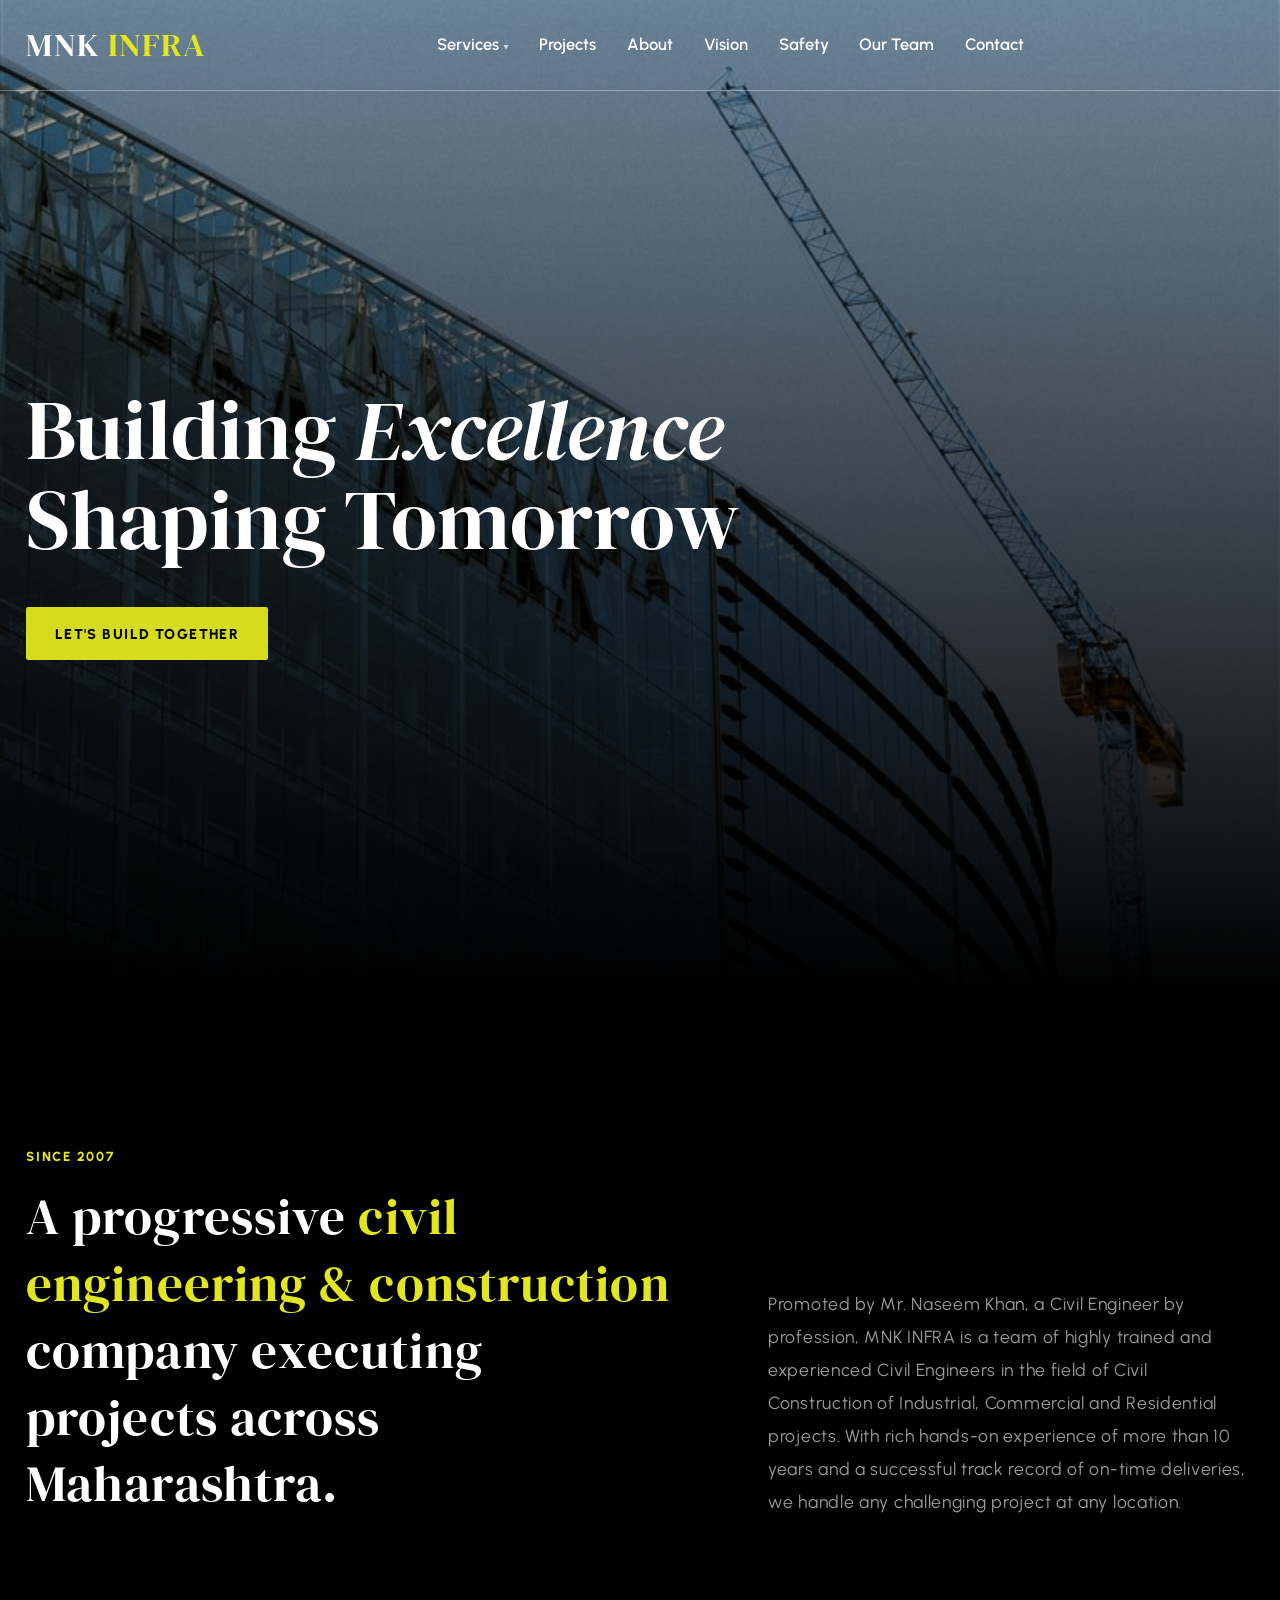
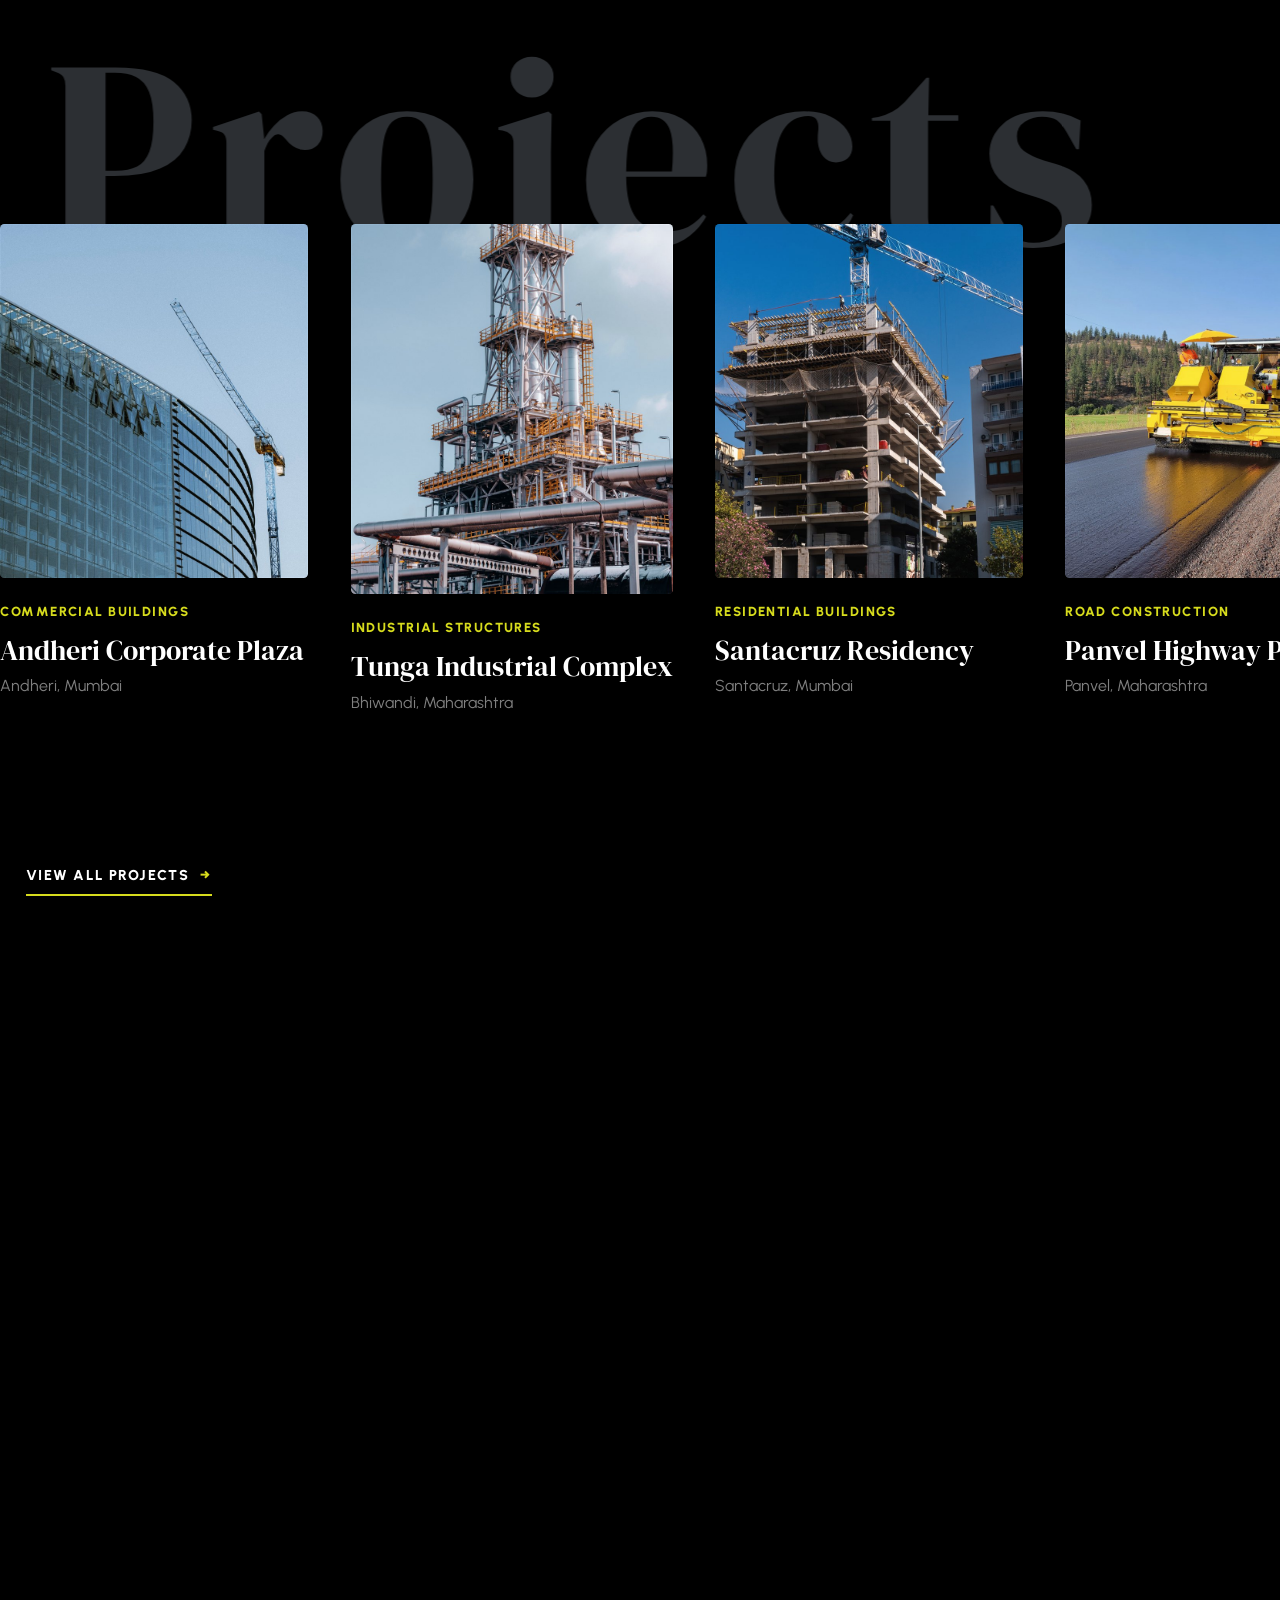
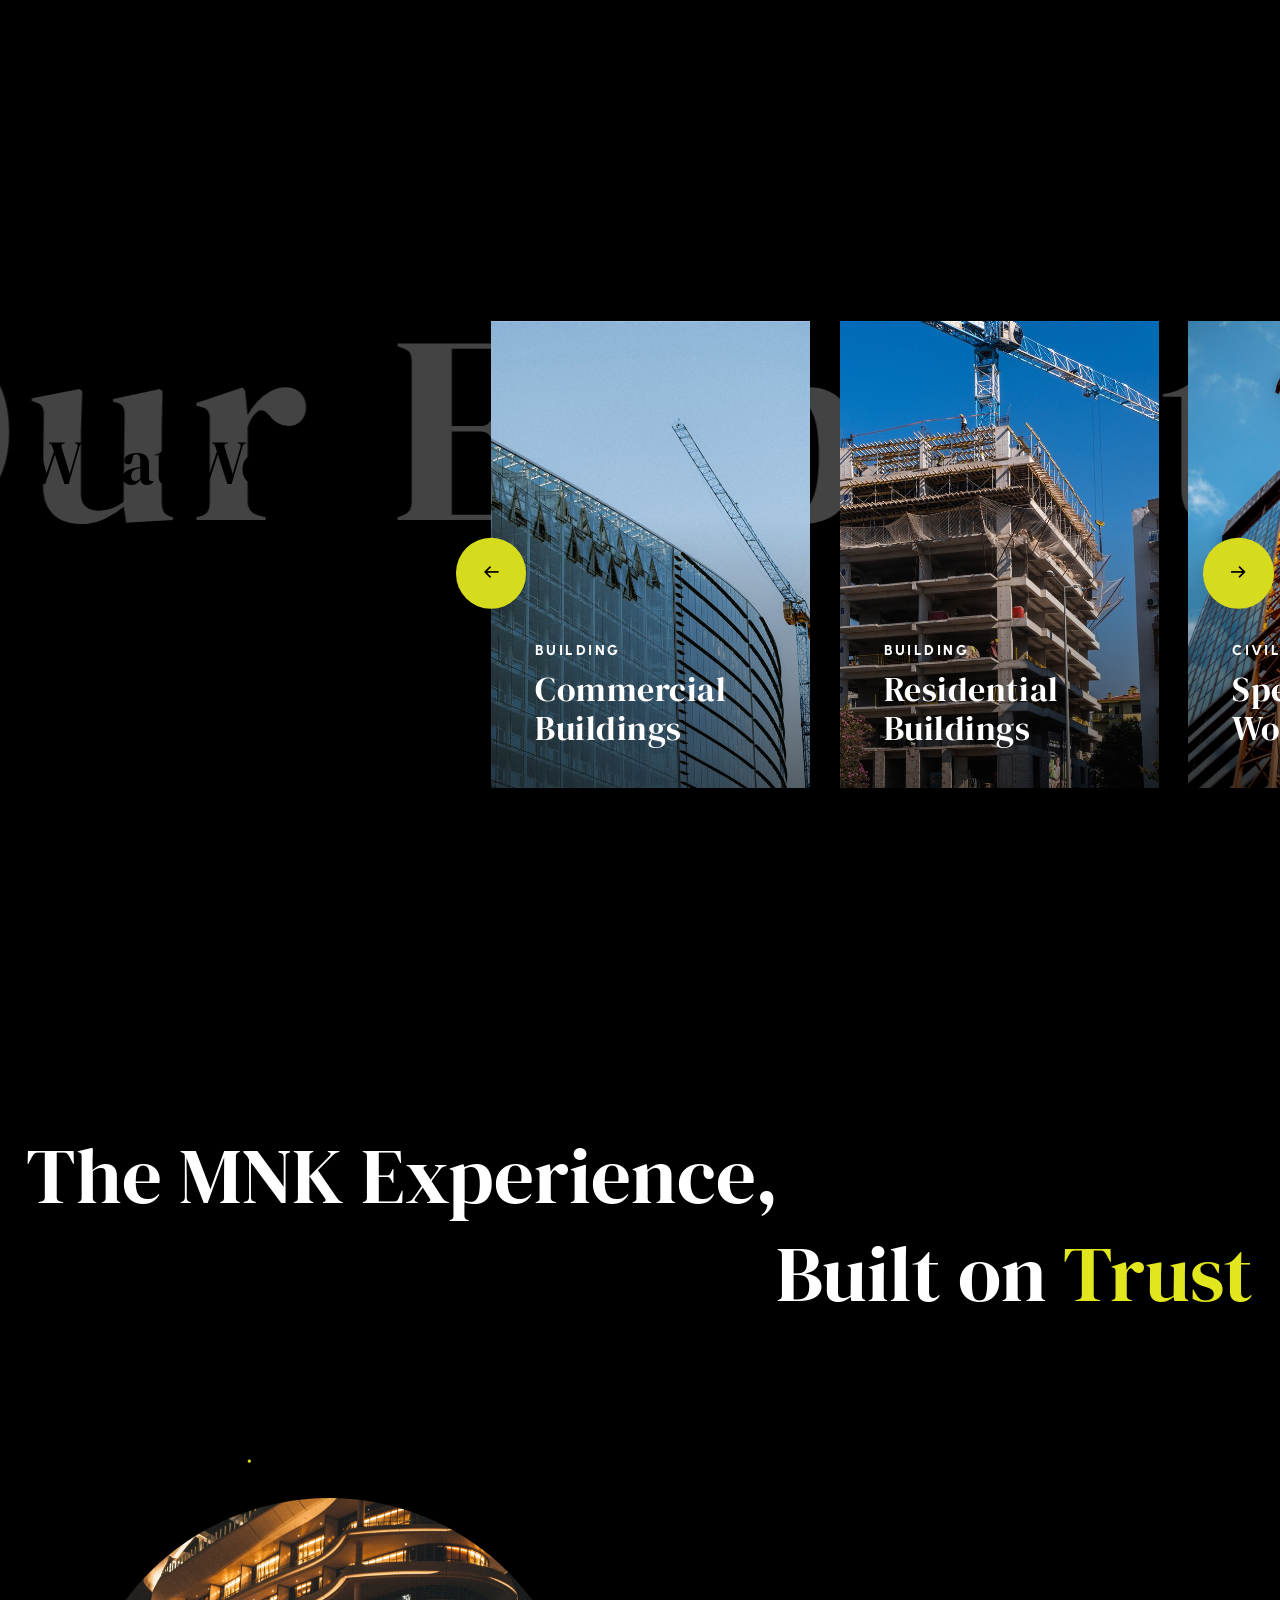
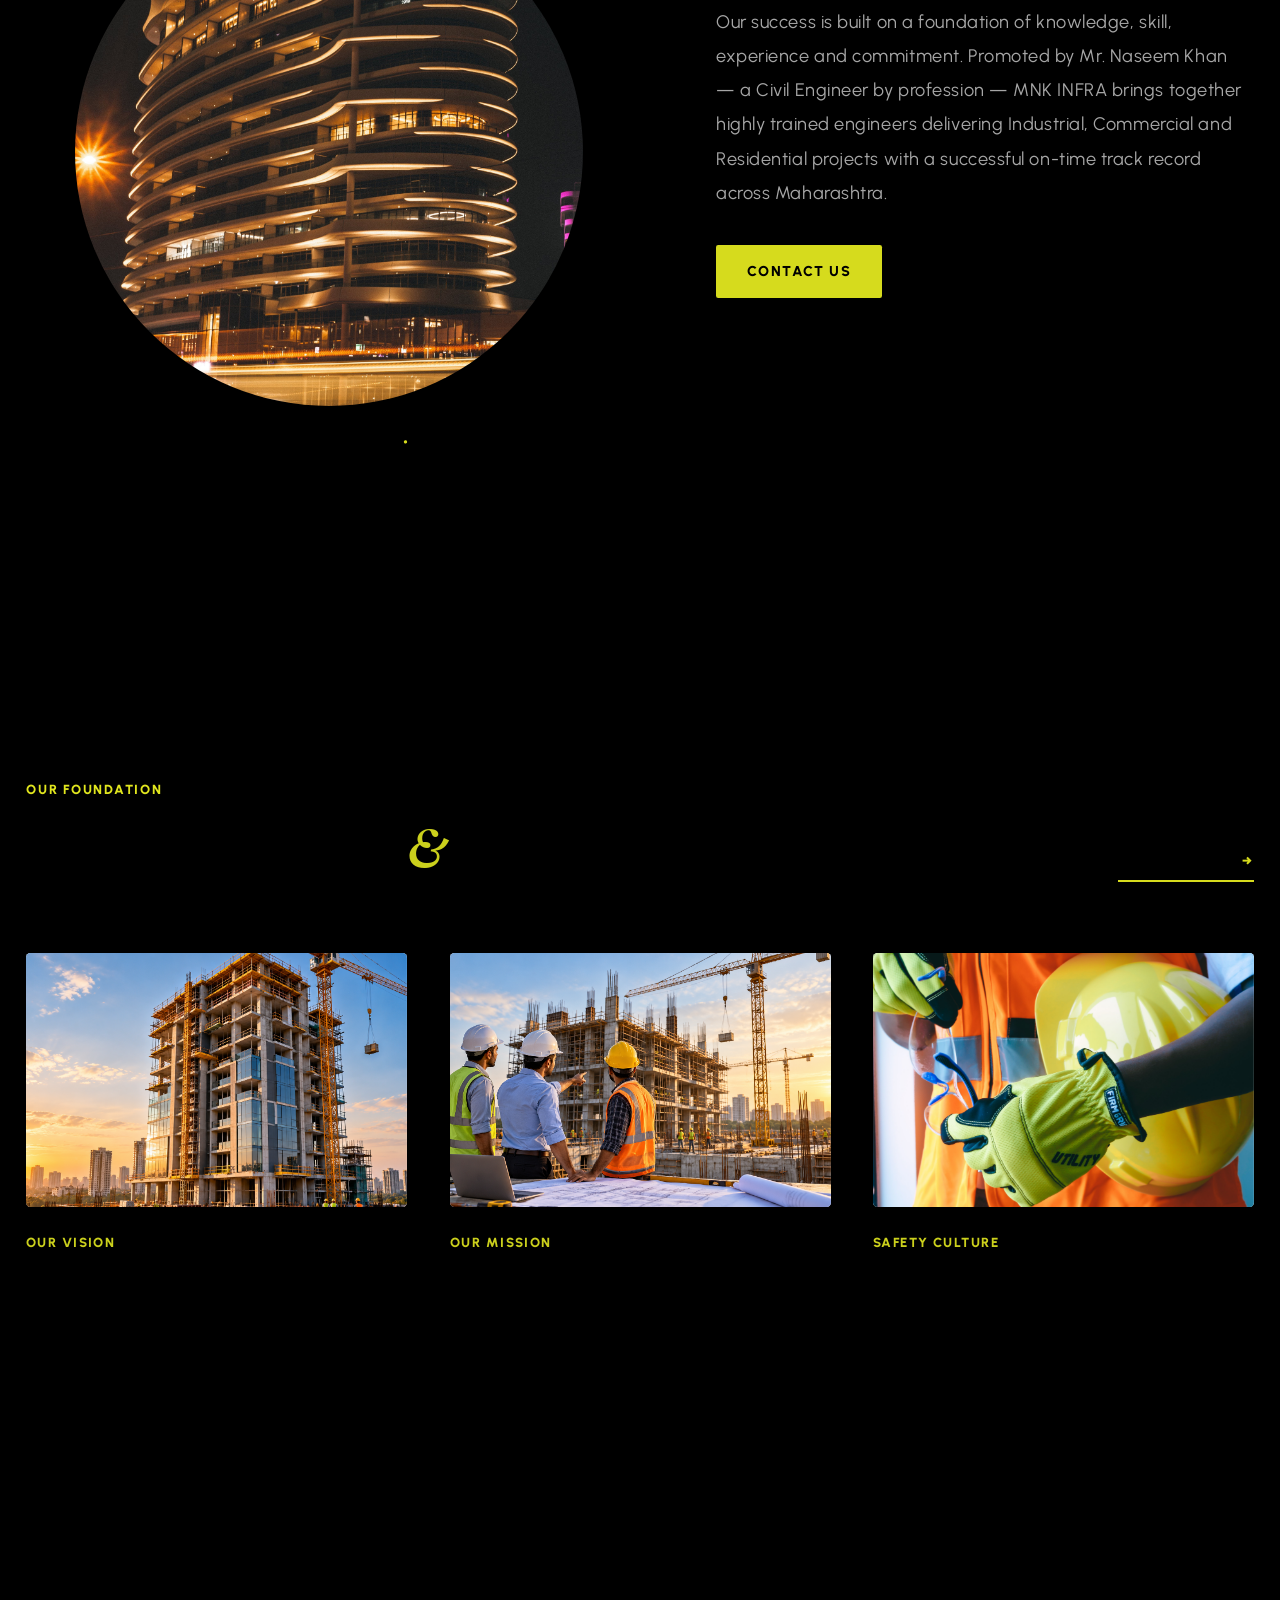
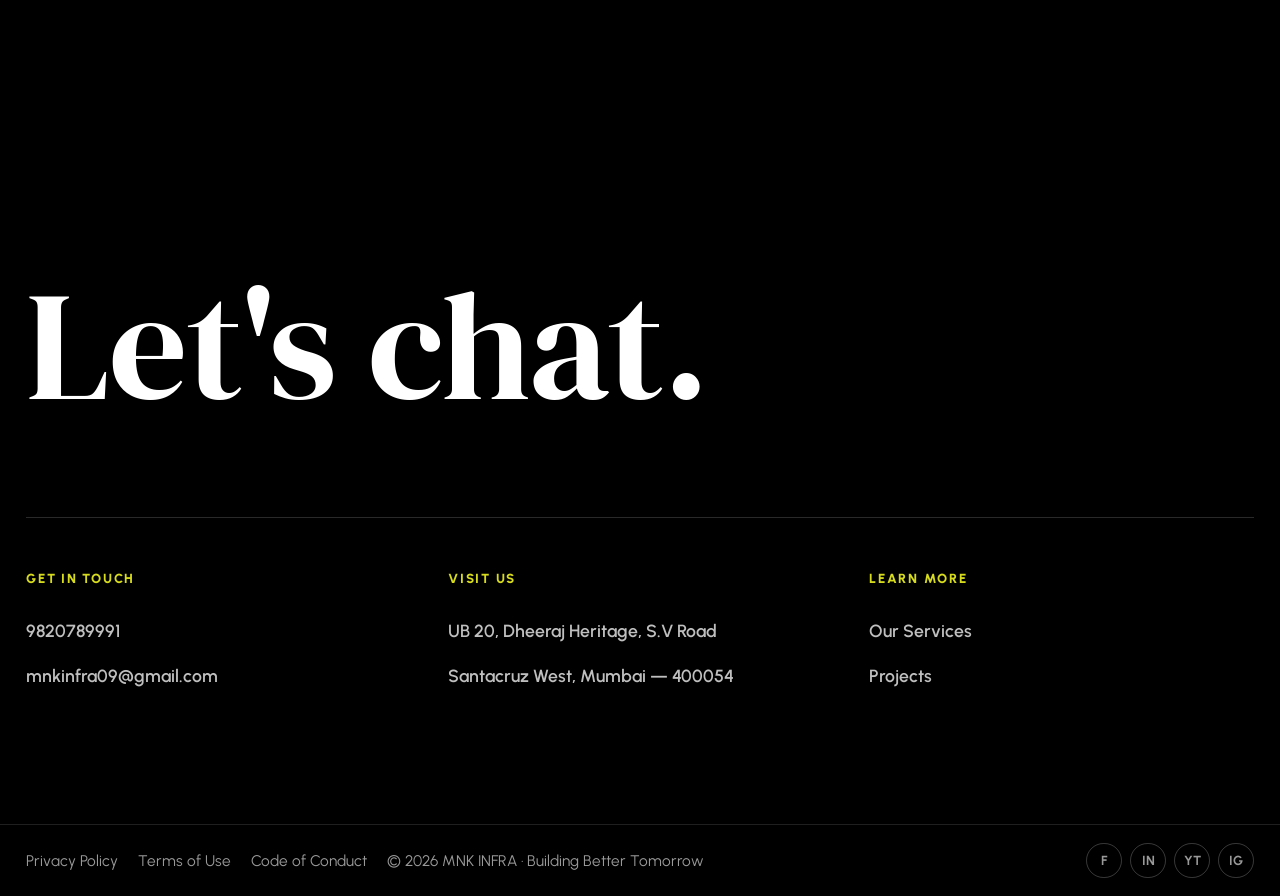
<file: index.html>
<!DOCTYPE html>
<html lang="en">
<head>
  <meta charset="UTF-8">
  <meta name="viewport" content="width=device-width, initial-scale=1.0">
  <title>MNK INFRA — Building Better Tomorrow</title>
  <meta name="description" content="MNK Infra is premier construction & engineering company in India. Commercial, residential, industrial and infrastructure projects since 2007.">
  <link rel="icon" href="data:image/svg+xml,<svg xmlns='http://www.w3.org/2000/svg' viewBox='0 0 100 100'><rect width='100' height='100' rx='14' fill='%23000000'/><text x='50' y='70' font-size='56' font-family='Georgia' font-weight='bold' fill='%23d6db1d' text-anchor='middle'>M</text></svg>">
  <link rel="preconnect" href="https://fonts.googleapis.com">
  <link rel="preconnect" href="https://fonts.gstatic.com" crossorigin>
  <link href="https://fonts.googleapis.com/css2?family=DM+Serif+Display:ital@0;1&family=Urbanist:wght@400;500;600;700;800&display=swap" rel="stylesheet">
  <link rel="stylesheet" href="css/style.css">
  <noscript>
    <style>.reveal{opacity:1 !important;transform:none !important}</style>
  </noscript>
</head>
<body class="color-black">

  <!-- ===== Header (overlay over hero, solid on scroll) ===== -->
  <header class="siteheader" id="siteheader">
    <div class="navbar">
      <div class="container navbar__inner">
        <button class="header-search" type="button" aria-label="Search">
          <svg width="20" height="20" viewBox="0 0 24 24" fill="none" stroke="currentColor" stroke-width="2.2" stroke-linecap="round"><circle cx="11" cy="11" r="7"/><path d="M21 21l-4.35-4.35"/></svg>
        </button>
        <a class="brand" href="index.html" aria-label="MNK Infra home">
          <span class="brand__text"><span class="brand__mnk">MNK</span> <em>INFRA</em></span>
        </a>

        <nav class="nav" id="nav" aria-label="Main">
          <ul class="nav__list">
            <li class="nav__item nav__item--sub">
              <a href="services.html">Services <span class="chev">&#9662;</span></a>
              <div class="submenu">
                <div class="submenu__col">
                  <p class="submenu__title">Buildings</p>
                  <a href="service.html?s=commercial-buildings">Commercial Buildings</a>
                  <a href="service.html?s=residential-buildings">Residential Buildings</a>
                  <a href="service.html?s=multi-storey-buildings">Multi-Storey Buildings</a>
                  <a href="service.html?s=pre-engineered-structures">Pre-Engineered Structures</a>
                </div>
                <div class="submenu__col">
                  <p class="submenu__title">Civil &amp; Infrastructure</p>
                  <a href="service.html?s=road-construction">Road Construction</a>
                  <a href="service.html?s=earth-work-site-prep">Earth Work &amp; Site Prep</a>
                  <a href="service.html?s=waterproofing-insulation">Waterproofing &amp; Insulation</a>
                  <a href="service.html?s=hvac-plumbing-electrical">HVAC, Plumbing &amp; Electrical</a>
                </div>
              </div>
            </li>
            <li class="nav__item"><a href="projects.html">Projects</a></li>
            <li class="nav__item"><a href="about.html">About</a></li>
            <li class="nav__item"><a href="vision.html">Vision</a></li>
            <li class="nav__item"><a href="safety.html">Safety</a></li>
            <li class="nav__item"><a href="team.html">Our Team</a></li>
            <li class="nav__item"><a href="contact.html">Contact</a></li>
          </ul>
          <a class="btn btn--lime nav__mobile-cta" href="contact.html">Build With Us</a>
        </nav>

        <a class="btn btn--lime navbar__cta" href="contact.html">Build With Us</a>

        <button class="burger" id="burger" type="button" aria-label="Open menu" aria-expanded="false">
          <span></span><span></span><span></span>
        </button>
      </div>
      <div class="scrollbar" aria-hidden="true"><span id="scrollbarFill"></span></div>
      </div>
      <div class="nav-backdrop" id="navBackdrop" aria-hidden="true"></div>
  </header>

  <main id="top">

    <!-- ===== HERO — video bg + overlay, melts into black ===== -->
    <section class="hero panel" data-panel="black">
      <div class="hero__media" data-heromedia aria-hidden="true">
        <video class="hero__video" id="heroVideo" autoplay muted loop playsinline poster="images/commercial.jpg">
          <source src="videos/hero.mp4" type="video/mp4">
        </video>
      </div>
      <div class="hero__overlay" aria-hidden="true"></div>

      <div class="container hero__inner">
        <div class="hero__stack reveal" style="--d:.45s">
          <h1 class="hero__title">
            <span class="hero__rotator" id="heroRotator">
              <span class="hero__line is-active">Building <em>Excellence</em><br>Shaping Tomorrow</span>
              <span class="hero__line">Creating <em>Strength</em><br>Inspiring Progress</span>
              <span class="hero__line">Engineering <em>Quality</em><br>Delivering Excellence</span>
            </span>
          </h1>
        </div>
        <div class="reveal" style="--d:.7s">
          <a class="btn btn--lime btn--w220" href="contact.html">LET'S BUILD TOGETHER</a>
        </div>
      </div>
    </section>

    <!-- ===== INTRO — black ===== -->
    <section class="intro panel" id="about" data-panel="black">
      <div class="container intro__grid">
        <div class="reveal">
          <p class="eyebrow">Since 2007</p>
          <h2 class="intro__title">A progressive <span class="lime">civil engineering &amp; construction</span> company executing projects across Maharashtra.</h2>
        </div>
        <div class="intro__copy reveal" style="--d:.2s">
          <p>Promoted by Mr. Naseem Khan, a Civil Engineer by profession, MNK INFRA is a team of highly trained and experienced Civil Engineers in the field of Civil Construction of Industrial, Commercial and Residential projects. With rich hands-on experience of more than 10 years and a successful track record of on-time deliveries, we handle any challenging project at any location.</p>
        </div>
      </div>
    </section>

    <!-- ===== PROJECTS — black, giant parallax title + continuous carousel ===== -->
    <section class="projects panel" id="projects" data-panel="black">
      <div class="giant" data-giant data-giant-speed="420" aria-hidden="true">Projects</div>

      <div class="container projects__head">
        <div class="filters reveal">
          <span class="filters__label">I'm interested in</span>
          <div class="dropdown" id="dropdown">
            <button class="dropdown__btn" type="button" aria-expanded="false">
              <span class="dropdown__value">market</span>
              <svg viewBox="0 0 96 96" width="16" height="16" aria-hidden="true"><path fill="#d6db1d" d="M81.8,25.4a6,6,0,0,0-8.5.8L48,56.6,22.6,26.2a6,6,0,1,0-9.2,7.7L43.4,69.8a6,6,0,0,0,9.2,0L82.6,33.8A6,6,0,0,0,81.8,25.4Z"/></svg>
            </button>
            <ul class="dropdown__menu">
              <li><button type="button" data-value="market">Reset</button></li>
              <li><button type="button" data-value="Commercial Buildings">Commercial Buildings</button></li>
              <li><button type="button" data-value="Residential Buildings">Residential Buildings</button></li>
              <li><button type="button" data-value="Road Construction">Road Construction</button></li>
              <li><button type="button" data-value="Industrial Structures">Industrial Structures</button></li>
              <li><button type="button" data-value="Multi-Storey Buildings">Multi-Storey Buildings</button></li>
              <li><button type="button" data-value="Concrete Tanks">Concrete Tanks</button></li>
              <li><button type="button" data-value="Waterproofing">Waterproofing</button></li>
            </ul>
          </div>
        </div>

        <div class="slider-nav reveal" style="--d:.15s">
          <button class="slider-nav__btn" type="button" data-slide="prev" aria-label="Previous projects">&#8592;</button>
          <button class="slider-nav__btn" type="button" data-slide="next" aria-label="Next projects">&#8594;</button>
        </div>
      </div>

      <div class="p-slider" id="pSlider">
        <div class="p-track" id="pTrack">
        <a class="p-card" href="project.html?p=andheri-corporate-plaza">
          <div class="p-card__frame"><img src="images/commercial.jpg" alt="Andheri Corporate Plaza placeholder" loading="lazy"></div>
          <p class="p-card__cat">Commercial Buildings</p>
          <h3 class="p-card__title">Andheri Corporate Plaza</h3>
          <p class="p-card__loc">Andheri, Mumbai</p>
        </a>
        <a class="p-card" href="project.html?p=tunga-industrial-complex">
          <div class="p-card__frame"><img src="images/industrial.jpg" alt="Tunga Industrial Structure placeholder" loading="lazy"></div>
          <p class="p-card__cat">Industrial Structures</p>
          <h3 class="p-card__title">Tunga Industrial Complex</h3>
          <p class="p-card__loc">Bhiwandi, Maharashtra</p>
        </a>
        <a class="p-card" href="project.html?p=santacruz-residency">
          <div class="p-card__frame"><img src="images/residential.jpg" alt="Santacruz Residency placeholder" loading="lazy"></div>
          <p class="p-card__cat">Residential Buildings</p>
          <h3 class="p-card__title">Santacruz Residency</h3>
          <p class="p-card__loc">Santacruz, Mumbai</p>
        </a>
        <a class="p-card" href="project.html?p=panvel-highway-package">
          <div class="p-card__frame"><img src="images/road-construction.jpg" alt="Panvel Road Package placeholder" loading="lazy"></div>
          <p class="p-card__cat">Road Construction</p>
          <h3 class="p-card__title">Panvel Highway Package</h3>
          <p class="p-card__loc">Panvel, Maharashtra</p>
        </a>
        <a class="p-card" href="project.html?p=municipal-water-storage-tanks">
          <div class="p-card__frame"><img src="images/concrete-tank.jpg" alt="Water Storage Tanks placeholder" loading="lazy"></div>
          <p class="p-card__cat">Concrete Tanks</p>
          <h3 class="p-card__title">Municipal Water Storage Tanks</h3>
          <p class="p-card__loc">Thane, Maharashtra</p>
        </a>
        <a class="p-card" href="project.html?p=vasai-logistics-warehouse">
          <div class="p-card__frame"><img src="images/preengineered.jpg" alt="Vasai Logistics Warehouse placeholder" loading="lazy"></div>
          <p class="p-card__cat">Warehouses</p>
          <h3 class="p-card__title">Vasai Logistics Warehouse</h3>
          <p class="p-card__loc">Vasai, Maharashtra</p>
        </a>
        </div>
      </div>

      <div class="container projects__foot">
        <a class="link-arrow reveal" href="projects.html">View All Projects <span>&rarr;</span></a>
      </div>
    </section>

    <!-- ===== STATS — white ===== -->
    <section class="stats panel" id="reach" data-panel="white">
      <div class="container">
        <p class="stats__lead reveal">We are grateful for every project entrusted to us — along with our clients, architects and consultants, our team relentlessly strives to elevate the business of construction.</p>
        <div class="stats__grid" data-stagger>
          <div class="stat reveal">
            <p class="stat__num"><span class="count" data-target="2007">0</span></p>
            <h6 class="stat__label">Established</h6>
            <p class="stat__desc">Serving clients, architects and consultants across Maharashtra since 2007.</p>
          </div>
          <div class="stat reveal">
            <p class="stat__num"><span class="count" data-target="10" data-suffix="+">0+</span></p>
            <h6 class="stat__label">Years of Experience</h6>
            <p class="stat__desc">Rich hands-on experience across Infrastructure, Commercial, Residential and Land Development projects.</p>
          </div>
          <div class="stat reveal">
            <p class="stat__num"><span class="count" data-target="13" data-suffix="+">0+</span></p>
            <h6 class="stat__label">Construction Services</h6>
            <p class="stat__desc">From buildings and roads to industrial structures, waterproofing and MEP works.</p>
          </div>
          <div class="stat reveal">
            <p class="stat__num"><span class="count" data-target="100" data-suffix="%">0%</span></p>
            <h6 class="stat__label">On-Time Deliveries</h6>
            <p class="stat__desc">Project management skills that have delivered complex industrial projects on schedule.</p>
          </div>
        </div>
      </div>
    </section>

    <!-- ===== OUR EXPERTISE — white, giant title + scroll-driven slider ===== -->
    <section class="expertise panel" id="expertise" data-panel="white">
      <div class="giant giant--light expertise__giant" data-giant data-giant-speed="3600" aria-hidden="true">Our Expertise</div>

      <div class="container expertise__grid">
        <div class="expertise__content reveal">
          <h2>What We Do</h2>
          <p>From commercial and residential buildings to roads, industrial structures and specialty civil works — we handle any challenging project at any location.</p>
        </div>

        <div class="expertise__sliderwrap">
          <div class="expertise__slider" id="expSlider">
            <div class="expertise__track" id="expTrack">
          <a class="e-card" href="service.html?s=commercial-buildings" style="background-image:url('images/commercial.jpg')"><div class="e-card__in"><h4>Building</h4><h3>Commercial Buildings</h3></div></a>
          <a class="e-card" href="service.html?s=residential-buildings" style="background-image:url('images/residential.jpg')"><div class="e-card__in"><h4>Building</h4><h3>Residential Buildings</h3></div></a>
          <a class="e-card" href="service.html?s=specialty-civil-works" style="background-image:url('images/specialty-civil.jpg')"><div class="e-card__in"><h4>Civil</h4><h3>Specialty Civil Works</h3></div></a>
          <a class="e-card" href="service.html?s=road-construction" style="background-image:url('images/road-construction.jpg')"><div class="e-card__in"><h4>Infrastructure</h4><h3>Road Construction</h3></div></a>
          <a class="e-card" href="service.html?s=earth-work-site-prep" style="background-image:url('images/earthwork.jpg')"><div class="e-card__in"><h4>Civil</h4><h3>Earth Work &amp; Site Prep</h3></div></a>
          <a class="e-card" href="service.html?s=waterproofing-insulation" style="background-image:url('images/waterproofing.jpg')"><div class="e-card__in"><h4>Specialty</h4><h3>Waterproofing &amp; Insulation</h3></div></a>
          <a class="e-card" href="service.html?s=industrial-structures" style="background-image:url('images/industrial.jpg')"><div class="e-card__in"><h4>Industrial</h4><h3>Industrial Structures</h3></div></a>
          <a class="e-card" href="service.html?s=multi-storey-buildings" style="background-image:url('images/multistory.jpg')"><div class="e-card__in"><h4>Building</h4><h3>Multi-Storey Buildings</h3></div></a>
          <a class="e-card" href="service.html?s=pre-engineered-structures" style="background-image:url('images/preengineered.jpg')"><div class="e-card__in"><h4>Industrial</h4><h3>Pre-Engineered Structures</h3></div></a>
          <a class="e-card" href="service.html?s=concrete-tanks" style="background-image:url('images/concrete-tank.jpg')"><div class="e-card__in"><h4>Civil</h4><h3>Concrete Tanks</h3></div></a>
          <a class="e-card" href="service.html?s=hvac-plumbing-electrical" style="background-image:url('images/mep.jpg')"><div class="e-card__in"><h4>MEP</h4><h3>HVAC, Plumbing &amp; Electrical</h3></div></a>
          <a class="e-card" href="service.html?s=fibre-cable-laying" style="background-image:url('images/cable-laying.jpg')"><div class="e-card__in"><h4>Infrastructure</h4><h3>Fibre Cable Laying</h3></div></a>
          <a class="e-card" href="service.html?s=walkways-bridges-warehouses" style="background-image:url('images/walkways-bridges.jpg')"><div class="e-card__in"><h4>Infrastructure</h4><h3>Walkways, Bridges &amp; Warehouses</h3></div></a>
          </div>
        </div>

        <div class="expertise__nav">
          <button class="e-nav__btn e-nav__btn--prev" type="button" data-exp-slide="prev" aria-label="Previous services">&#8592;</button>
          <button class="e-nav__btn e-nav__btn--next" type="button" data-exp-slide="next" aria-label="Next services">&#8594;</button>
        </div>
        </div>
      </div>
    </section>

    <!-- ===== EXPERIENCE — black ===== -->
    <section class="experience panel" id="experience" data-panel="black">
      <div class="container">
        <p class="exp-line exp-line--left reveal" data-reveal="left">The MNK Experience,</p>
        <p class="exp-line exp-line--right reveal" data-reveal="right">Built on <span class="lime">Trust</span></p>
      </div>

      <div class="container circle__grid" id="rnd">
        <div class="circle" id="circleAnim">
          <div class="circle__img" role="img" aria-label="MNK project building"></div>
          <svg class="circle__svg" viewBox="0 0 550 550" aria-hidden="true">
            <path class="arc arc--first" d="M 203 11 A 274 274 0 0 1 298 3" fill="none" stroke="#d6db1d" stroke-width="3"/>
            <path class="arc arc--second" d="M 345 539 A 274 274 180 0 1 250 547" fill="none" stroke="#d6db1d" stroke-width="3"/>
          </svg>
        </div>
        <div class="circle__text reveal">
          <p>Our success is built on a foundation of knowledge, skill, experience and commitment. Promoted by Mr. Naseem Khan — a Civil Engineer by profession — MNK INFRA brings together highly trained engineers delivering Industrial, Commercial and Residential projects with a successful on-time track record across Maharashtra.</p>
          <a class="btn btn--lime" href="contact.html">Contact Us</a>
        </div>
      </div>
    </section>

    <!-- ===== VISION / MISSION / SAFETY — white (replaces news) ===== -->
    <section class="news panel" id="purpose" data-panel="white">
      <div class="container">
        <div class="news__head">
          <div class="reveal">
            <p class="eyebrow">Our Foundation</p>
            <h2 class="news__title">Vision, Mission <em>&amp;</em> Safety</h2>
          </div>
          <a class="link-arrow reveal" style="--d:.15s" href="contact.html">Get In Touch <span>&rarr;</span></a>
        </div>

        <div class="news__grid" data-stagger>
          <a class="n-card reveal" href="vision.html">
            <div class="n-card__frame"><img data-imgparallax src="images/our-vision.png" alt="Our Vision" loading="lazy"></div>
            <p class="n-card__cat">Our Vision</p>
            <h3>To be a premier Construction &amp; Engineering Company in India</h3>
            <p class="n-card__excerpt">Creating with passion and innovation, world-class infrastructure to make human life comfortable.</p>
            <span class="n-card__more">Read more &rarr;</span>
          </a>
          <a class="n-card reveal" href="vision.html">
            <div class="n-card__frame"><img data-imgparallax src="images/our-mission.png" alt="Our Mission" loading="lazy"></div>
            <p class="n-card__cat">Our Mission</p>
            <h3>Profitable growth through project management, quality &amp; commitment</h3>
            <p class="n-card__excerpt">Delivering high-quality civil engineering and construction services to the complete satisfaction of our clients, consultants, architects and engineers.</p>
            <span class="n-card__more">Read more &rarr;</span>
          </a>
          <a class="n-card reveal" href="safety.html">
            <div class="n-card__frame"><img data-imgparallax src="images/safety.jpg" alt="Safety culture" loading="lazy"></div>
            <p class="n-card__cat">Safety Culture</p>
            <h3>Safe contract practices and environment-friendly work culture</h3>
            <p class="n-card__excerpt">Rigorous first-aid medical assistance and hygiene practices at all sites, with adequate resources and education for every worker.</p>
            <span class="n-card__more">Read more &rarr;</span>
          </a>
        </div>
      </div>
    </section>

    <!-- ===== CTA — black ===== -->
    <section class="cta panel" id="contact" data-panel="black">
      <div class="container">
        <h2 class="cta__title reveal"><a href="contact.html">Let's chat.</a></h2>
        <div class="cta__cols" data-stagger>
          <div class="reveal">
            <p class="cta__label">Get In Touch</p>
            <a href="tel:+919820789991">9820789991</a>
            <a href="mailto:mnkinfra09@gmail.com">mnkinfra09@gmail.com</a>
          </div>
          <div class="reveal" id="locations">
            <p class="cta__label">Visit Us</p>
            <a href="contact.html">UB 20, Dheeraj Heritage, S.V Road</a>
            <a href="contact.html">Santacruz West, Mumbai — 400054</a>
          </div>
          <div class="reveal" id="team">
            <p class="cta__label">Learn More</p>
            <a href="services.html">Our Services</a>
            <a href="projects.html">Projects</a>
          </div>
        </div>
      </div>
    </section>

  </main>

  <!-- ===== Footer ===== -->
  <footer class="footer">
    <div class="container footer__inner">
      <nav class="footer__links" aria-label="Footer">
        <a href="contact.html">Privacy Policy</a>
        <a href="contact.html">Terms of Use</a>
        <a href="contact.html">Code of Conduct</a>
        <span>&copy; 2026 MNK INFRA · Building Better Tomorrow</span>
      </nav>
      <div class="footer__social">
        <a href="contact.html" aria-label="Facebook">f</a>
        <a href="contact.html" aria-label="LinkedIn">in</a>
        <a href="contact.html" aria-label="YouTube">yt</a>
        <a href="contact.html" aria-label="Instagram">ig</a>
      </div>
    </div>
  </footer>

  <script src="js/main.js"></script>
</body>
</html>
</file>
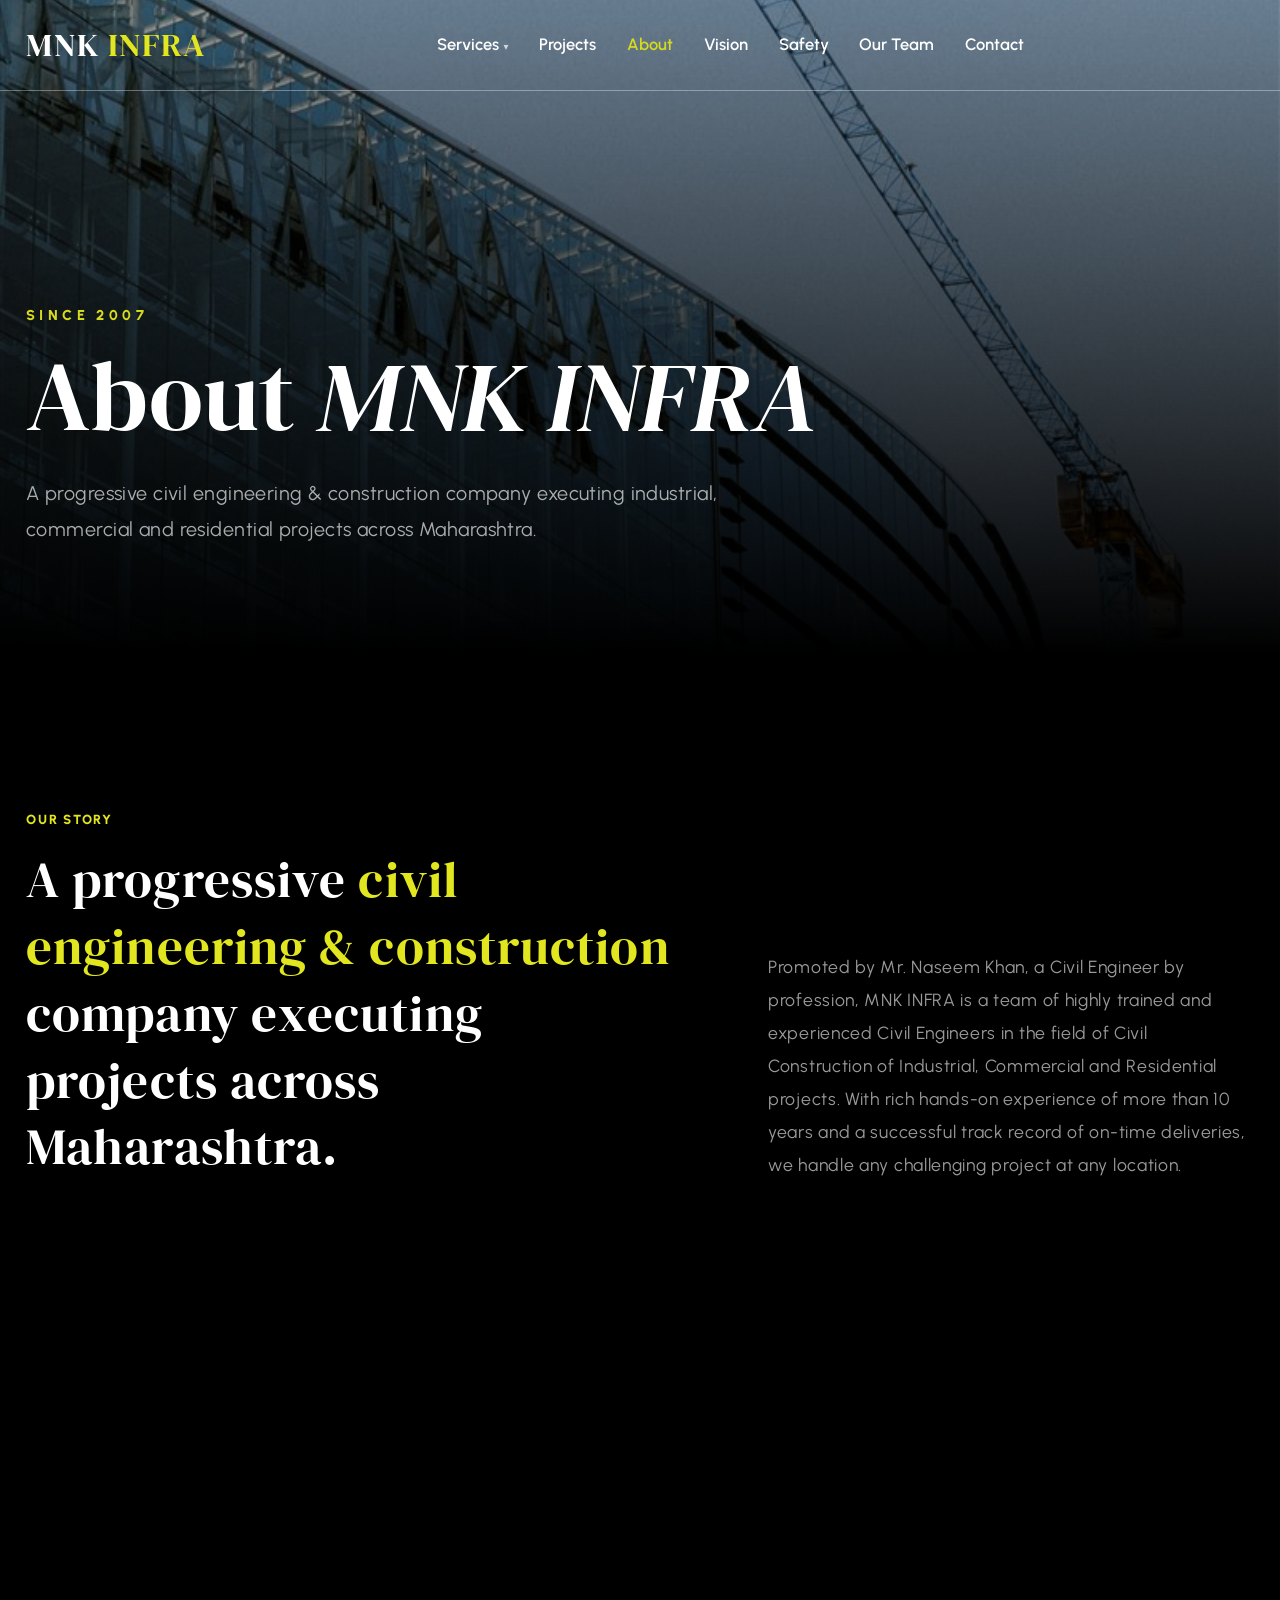
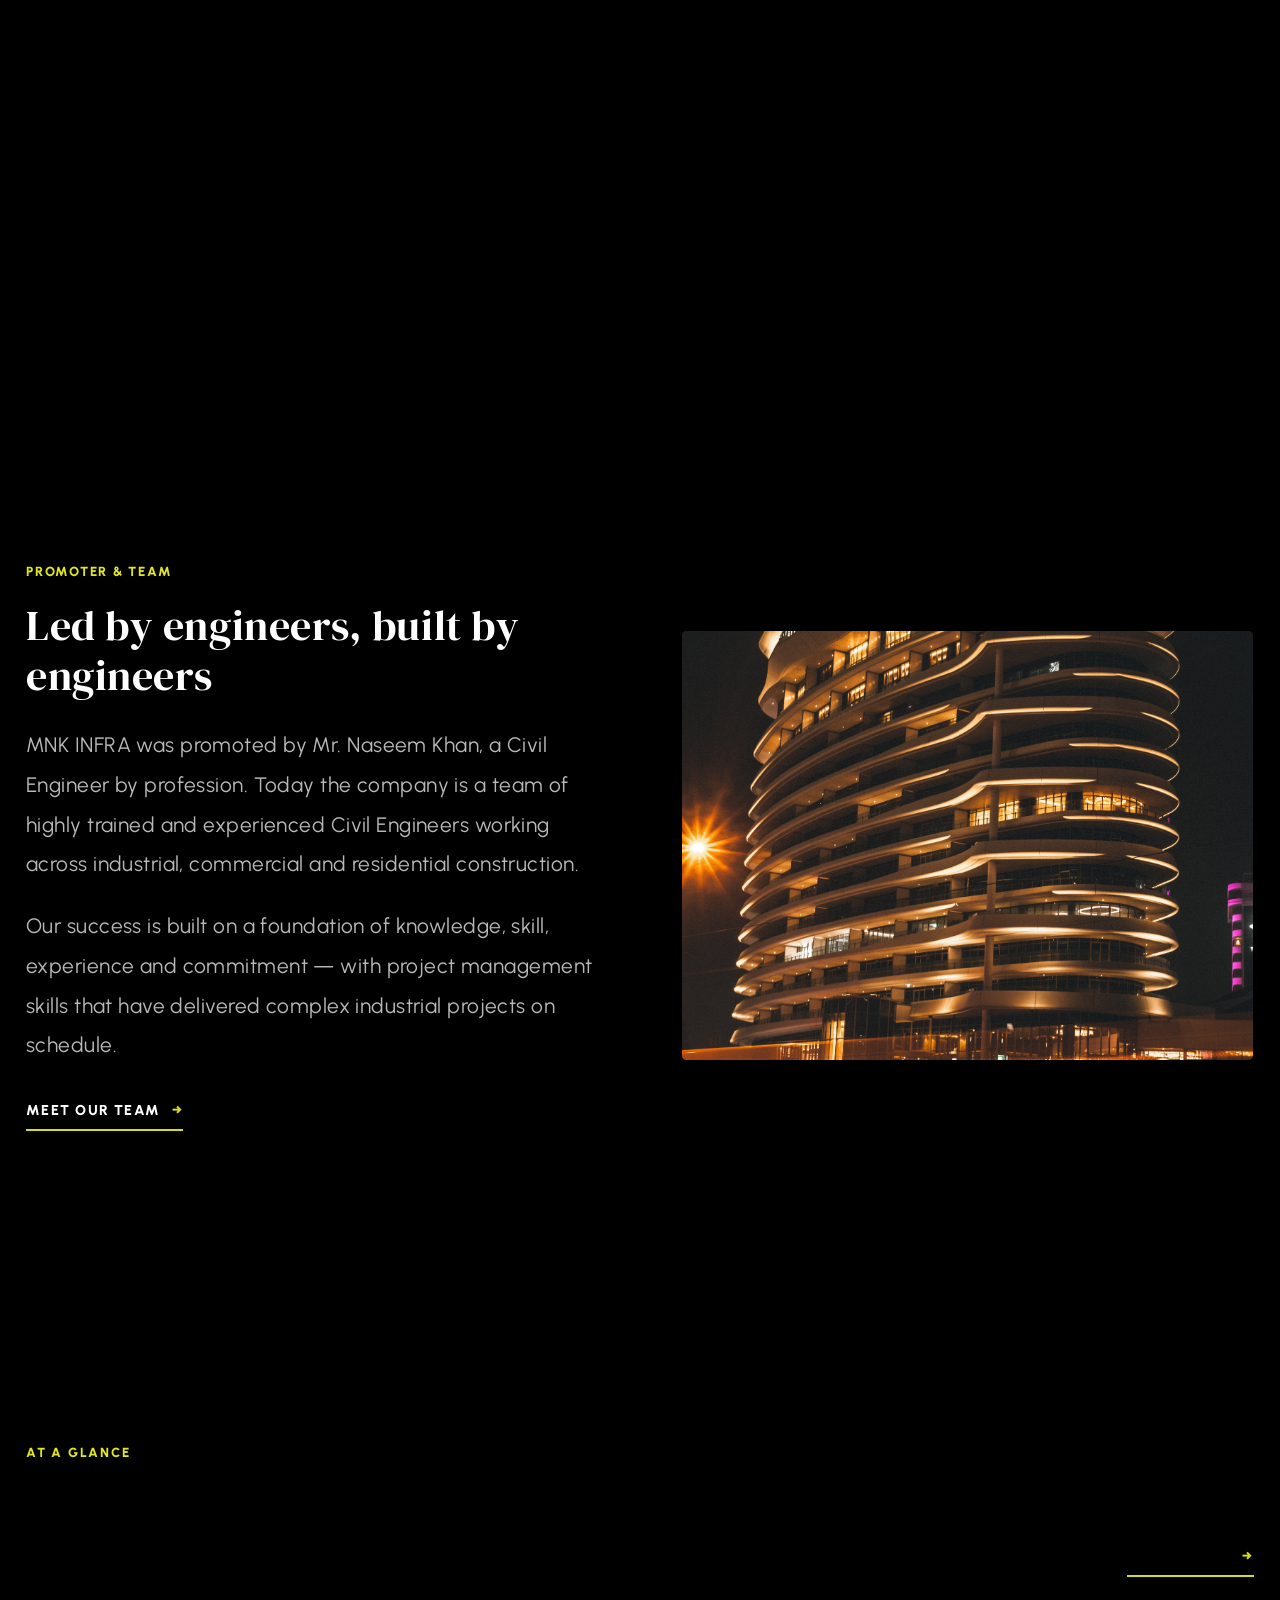
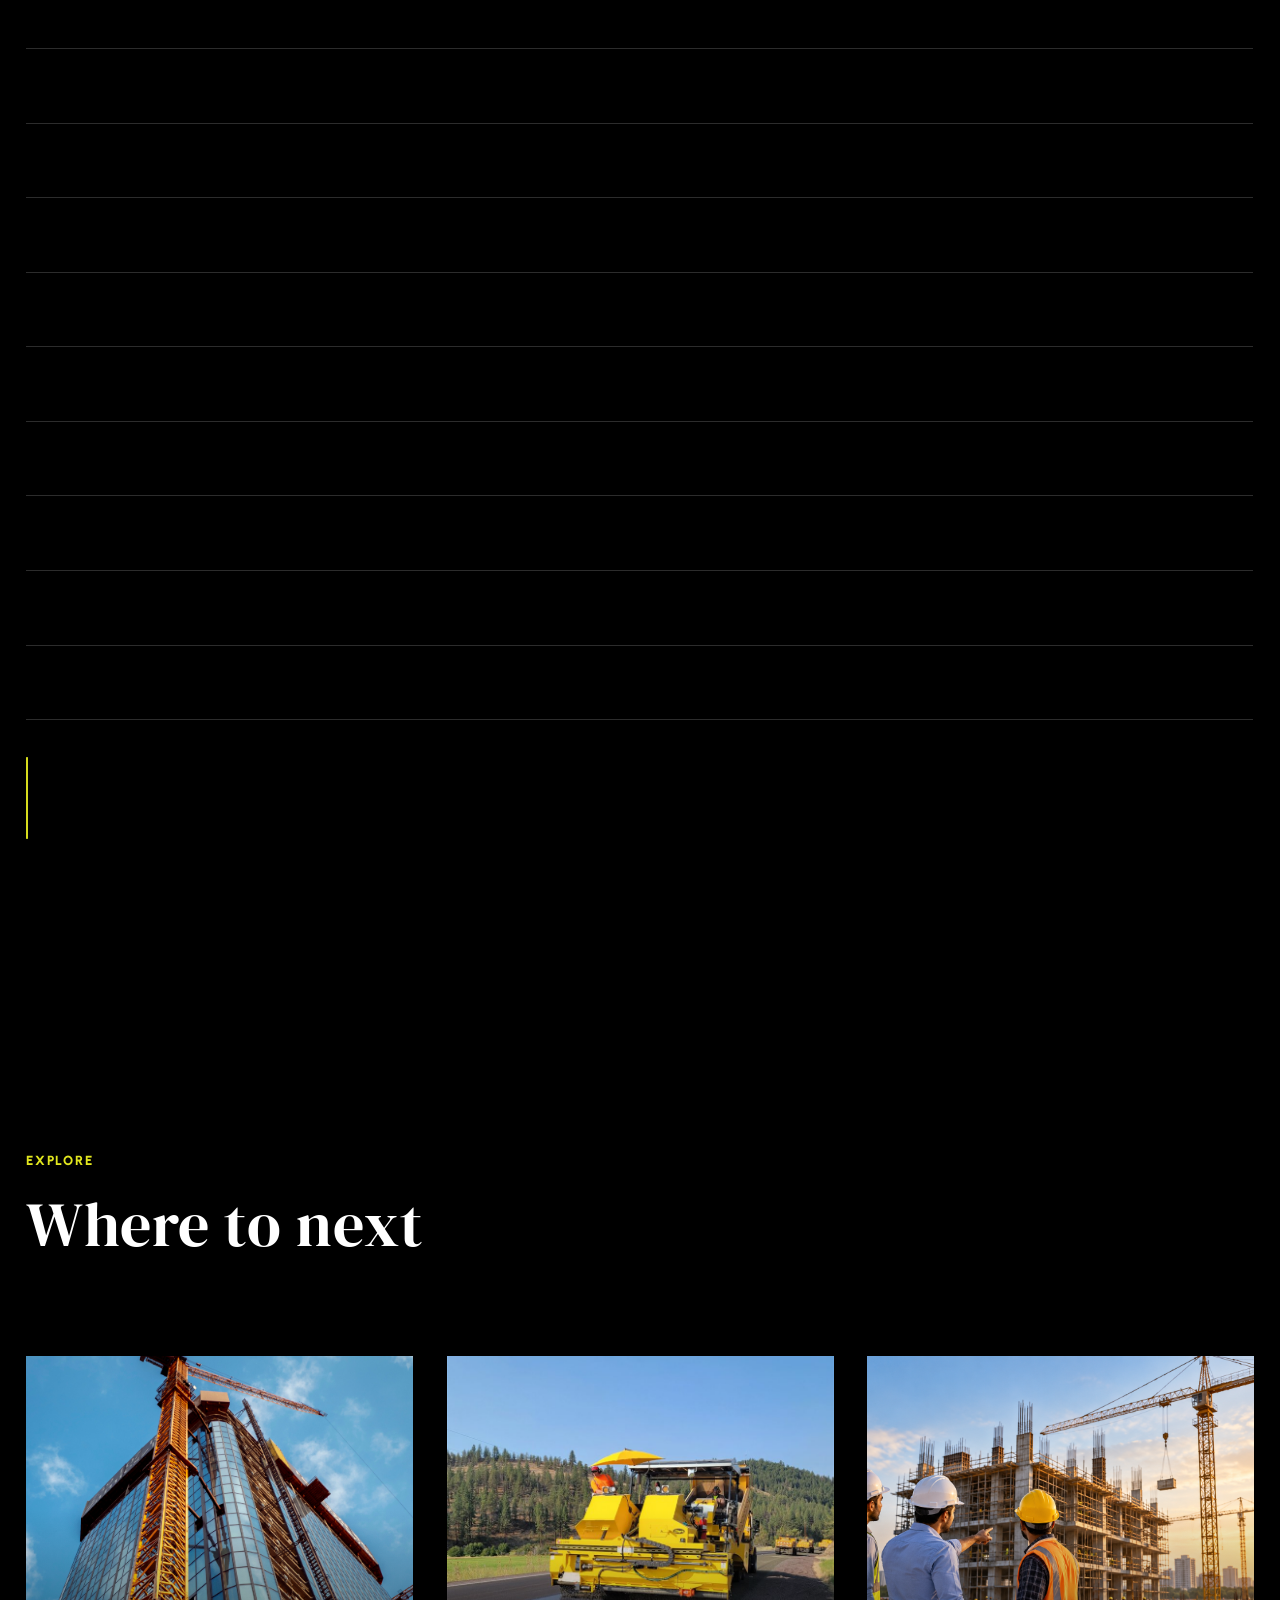
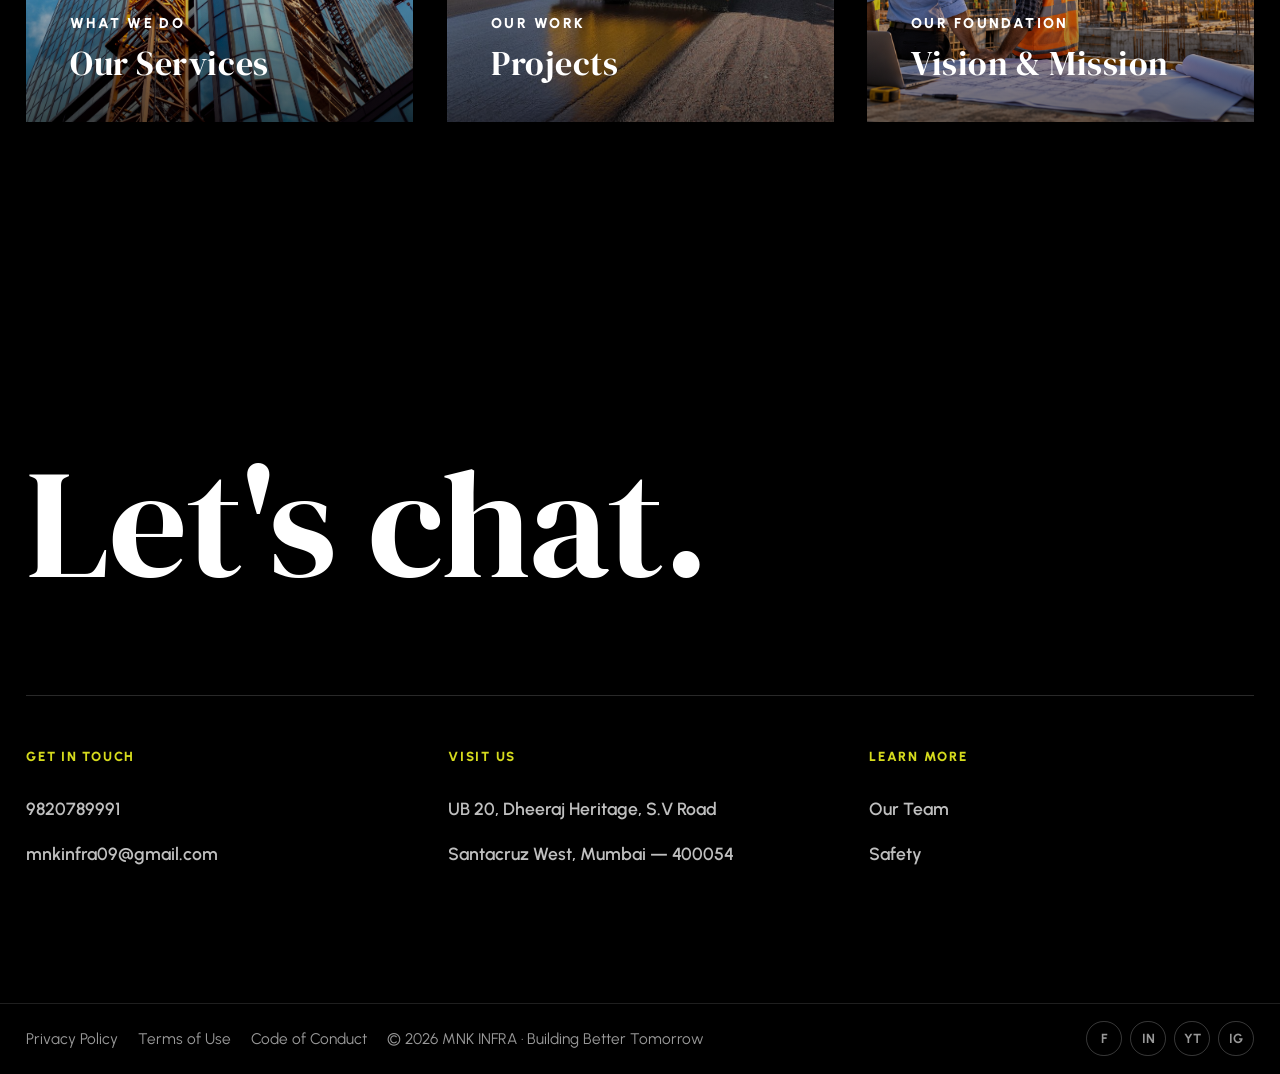
<file: about.html>
<!DOCTYPE html>
<html lang="en">
<head>
  <meta charset="UTF-8">
  <meta name="viewport" content="width=device-width, initial-scale=1.0">
  <title>About — MNK INFRA</title>
  <meta name="description" content="About MNK INFRA — a progressive civil engineering and construction company since 2007, promoted by Mr. Naseem Khan, executing industrial, commercial and residential projects across Maharashtra.">
  <link rel="icon" href="data:image/svg+xml,<svg xmlns='http://www.w3.org/2000/svg' viewBox='0 0 100 100'><rect width='100' height='100' rx='14' fill='%23000000'/><text x='50' y='70' font-size='56' font-family='Georgia' font-weight='bold' fill='%23d6db1d' text-anchor='middle'>M</text></svg>">
  <link rel="preconnect" href="https://fonts.googleapis.com">
  <link rel="preconnect" href="https://fonts.gstatic.com" crossorigin>
  <link href="https://fonts.googleapis.com/css2?family=DM+Serif+Display:ital@0;1&family=Urbanist:wght@400;500;600;700;800&display=swap" rel="stylesheet">
  <link rel="stylesheet" href="css/style.css">
  <link rel="stylesheet" href="css/pages.css">
  <noscript>
    <style>.reveal{opacity:1 !important;transform:none !important}</style>
  </noscript>
</head>
<body class="color-black">

  <!-- ===== Header (overlay over hero, solid on scroll) ===== -->
  <header class="siteheader" id="siteheader">
    <div class="navbar">
      <div class="container navbar__inner">
        <button class="header-search" type="button" aria-label="Search">
          <svg width="20" height="20" viewBox="0 0 24 24" fill="none" stroke="currentColor" stroke-width="2.2" stroke-linecap="round"><circle cx="11" cy="11" r="7"/><path d="M21 21l-4.35-4.35"/></svg>
        </button>
        <a class="brand" href="index.html" aria-label="MNK Infra home">
          <span class="brand__text"><span class="brand__mnk">MNK</span> <em>INFRA</em></span>
        </a>

        <nav class="nav" id="nav" aria-label="Main">
          <ul class="nav__list">
            <li class="nav__item nav__item--sub">
              <a href="services.html">Services <span class="chev">&#9662;</span></a>
              <div class="submenu">
                <div class="submenu__col">
                  <p class="submenu__title">Buildings</p>
                  <a href="service.html?s=commercial-buildings">Commercial Buildings</a>
                  <a href="service.html?s=residential-buildings">Residential Buildings</a>
                  <a href="service.html?s=multi-storey-buildings">Multi-Storey Buildings</a>
                  <a href="service.html?s=pre-engineered-structures">Pre-Engineered Structures</a>
                </div>
                <div class="submenu__col">
                  <p class="submenu__title">Civil &amp; Infrastructure</p>
                  <a href="service.html?s=road-construction">Road Construction</a>
                  <a href="service.html?s=earth-work-site-prep">Earth Work &amp; Site Prep</a>
                  <a href="service.html?s=waterproofing-insulation">Waterproofing &amp; Insulation</a>
                  <a href="service.html?s=hvac-plumbing-electrical">HVAC, Plumbing &amp; Electrical</a>
                </div>
              </div>
            </li>
            <li class="nav__item"><a href="projects.html">Projects</a></li>
            <li class="nav__item"><a href="about.html">About</a></li>
            <li class="nav__item"><a href="vision.html">Vision</a></li>
            <li class="nav__item"><a href="safety.html">Safety</a></li>
            <li class="nav__item"><a href="team.html">Our Team</a></li>
            <li class="nav__item"><a href="contact.html">Contact</a></li>
          </ul>
          <a class="btn btn--lime nav__mobile-cta" href="contact.html">Build With Us</a>
        </nav>

        <a class="btn btn--lime navbar__cta" href="contact.html">Build With Us</a>

        <button class="burger" id="burger" type="button" aria-label="Open menu" aria-expanded="false">
          <span></span><span></span><span></span>
        </button>
      </div>
      <div class="scrollbar" aria-hidden="true"><span id="scrollbarFill"></span></div>
      </div>
      <div class="nav-backdrop" id="navBackdrop" aria-hidden="true"></div>
  </header>

  <main id="top">

    <!-- ===== PAGE HERO ===== -->
    <section class="phero phero--about" data-panel="black">
      <div class="phero__media" data-heromedia aria-hidden="true"></div>
      <div class="phero__overlay" aria-hidden="true"></div>
      <div class="container phero__inner">
        <p class="hero__tag reveal">Since 2007</p>
        <h1 class="phero__title reveal" style="--d:.15s">About <em>MNK INFRA</em></h1>
        <p class="phero__lede reveal" style="--d:.3s">A progressive civil engineering &amp; construction company executing industrial, commercial and residential projects across Maharashtra.</p>
      </div>
    </section>

    <!-- ===== INTRO — black ===== -->
    <section class="intro panel" data-panel="black">
      <div class="container intro__grid">
        <div class="reveal">
          <p class="eyebrow">Our Story</p>
          <h2 class="intro__title">A progressive <span class="lime">civil engineering &amp; construction</span> company executing projects across Maharashtra.</h2>
        </div>
        <div class="intro__copy reveal" style="--d:.2s">
          <p>Promoted by Mr. Naseem Khan, a Civil Engineer by profession, MNK INFRA is a team of highly trained and experienced Civil Engineers in the field of Civil Construction of Industrial, Commercial and Residential projects. With rich hands-on experience of more than 10 years and a successful track record of on-time deliveries, we handle any challenging project at any location.</p>
        </div>
      </div>
    </section>

    <!-- ===== STATS — white ===== -->
    <section class="stats panel" data-panel="white">
      <div class="container">
        <p class="stats__lead reveal">Our success is built on a foundation of knowledge, skill, experience and commitment — gained project by project, alongside our clients, architects and consultants.</p>
        <div class="stats__grid" data-stagger>
          <div class="stat reveal">
            <p class="stat__num"><span class="count" data-target="2007">0</span></p>
            <h6 class="stat__label">Established</h6>
            <p class="stat__desc">Serving clients, architects and consultants across Maharashtra since 2007.</p>
          </div>
          <div class="stat reveal">
            <p class="stat__num"><span class="count" data-target="10" data-suffix="+">0+</span></p>
            <h6 class="stat__label">Years of Experience</h6>
            <p class="stat__desc">Rich hands-on experience across Infrastructure, Commercial, Residential and Land Development projects.</p>
          </div>
          <div class="stat reveal">
            <p class="stat__num"><span class="count" data-target="13" data-suffix="+">0+</span></p>
            <h6 class="stat__label">Construction Services</h6>
            <p class="stat__desc">From buildings and roads to industrial structures, waterproofing and MEP works.</p>
          </div>
          <div class="stat reveal">
            <p class="stat__num"><span class="count" data-target="100" data-suffix="%">0%</span></p>
            <h6 class="stat__label">On-Time Deliveries</h6>
            <p class="stat__desc">Project management skills that have delivered complex industrial projects on schedule.</p>
          </div>
        </div>
      </div>
    </section>

    <!-- ===== EXPERTISE / PROMOTER — black ===== -->
    <section class="psec panel" data-panel="black">
      <div class="container split__grid split__grid--rev">
        <div class="split__media reveal">
          <div class="frame"><img data-imgparallax src="images/built-on-trust.jpg" alt="MNK INFRA building project" loading="lazy"></div>
        </div>
        <div class="split__body reveal" style="--d:.15s">
          <p class="eyebrow">Promoter &amp; Team</p>
          <h2 class="ptitle ptitle--sm">Led by engineers, built by engineers</h2>
          <p class="plede">MNK INFRA was promoted by Mr. Naseem Khan, a Civil Engineer by profession. Today the company is a team of highly trained and experienced Civil Engineers working across industrial, commercial and residential construction.</p>
          <p class="plede">Our success is built on a foundation of knowledge, skill, experience and commitment — with project management skills that have delivered complex industrial projects on schedule.</p>
          <a class="link-arrow" href="team.html" style="margin-top: 30px;">Meet Our Team <span>&rarr;</span></a>
        </div>
      </div>
    </section>

    <!-- ===== COMPANY PROFILE — white ===== -->
    <section class="psec panel" data-panel="white">
      <div class="container">
        <div class="news__head">
          <div class="reveal">
            <p class="eyebrow">At A Glance</p>
            <h2 class="ptitle">Company profile</h2>
          </div>
          <a class="link-arrow reveal" style="--d:.15s" href="contact.html">Contact Us <span>&rarr;</span></a>
        </div>

        <div class="facts reveal">
          <div class="facts__row"><p class="facts__k">Company</p><p class="facts__v">MNK INFRA</p></div>
          <div class="facts__row"><p class="facts__k">Established</p><p class="facts__v">2007</p></div>
          <div class="facts__row"><p class="facts__k">Promoter</p><p class="facts__v">Mr. Naseem Khan — Civil Engineer</p></div>
          <div class="facts__row"><p class="facts__k">Head Office</p><p class="facts__v">UB 20, Dheeraj Heritage, S.V Road, Santacruz West, Mumbai — 400054</p></div>
          <div class="facts__row"><p class="facts__k">Region</p><p class="facts__v">Projects executed across Maharashtra, India</p></div>
          <div class="facts__row"><p class="facts__k">Sectors</p><p class="facts__v">Industrial · Commercial · Residential · Infrastructure</p></div>
          <div class="facts__row"><p class="facts__k">Services</p><p class="facts__v">13+ construction and infrastructure services — <a href="services.html">view all services</a></p></div>
          <div class="facts__row"><p class="facts__k">Phone</p><p class="facts__v"><a href="tel:+919820789991">+91 98207 89991</a></p></div>
          <div class="facts__row"><p class="facts__k">Email</p><p class="facts__v"><a href="mailto:mnkinfra09@gmail.com">mnkinfra09@gmail.com</a></p></div>
        </div>

        <p class="note reveal" style="margin-top: 34px;">Legal entity details, registration and statutory numbers, certifications and client references are not published on the current website. This block can be extended with verified documents as they are supplied.</p>
      </div>
    </section>

    <!-- ===== EXPLORE — black ===== -->
    <section class="psec panel" data-panel="black">
      <div class="container">
        <div class="news__head">
          <div class="reveal">
            <p class="eyebrow">Explore</p>
            <h2 class="ptitle">Where to next</h2>
          </div>
        </div>

        <div class="imggrid" data-stagger>
          <a class="e-card reveal" href="services.html" style="background-image:url('images/specialty-civil.jpg')"><div class="e-card__in"><h4>What We Do</h4><h3>Our Services</h3></div></a>
          <a class="e-card reveal" href="projects.html" style="background-image:url('images/road-construction.jpg')"><div class="e-card__in"><h4>Our Work</h4><h3>Projects</h3></div></a>
          <a class="e-card reveal" href="vision.html" style="background-image:url('images/our-mission.png')"><div class="e-card__in"><h4>Our Foundation</h4><h3>Vision &amp; Mission</h3></div></a>
        </div>
      </div>
    </section>

    <!-- ===== CTA — black ===== -->
    <section class="cta panel" data-panel="black">
      <div class="container">
        <h2 class="cta__title reveal"><a href="contact.html">Let's chat.</a></h2>
        <div class="cta__cols" data-stagger>
          <div class="reveal">
            <p class="cta__label">Get In Touch</p>
            <a href="tel:+919820789991">9820789991</a>
            <a href="mailto:mnkinfra09@gmail.com">mnkinfra09@gmail.com</a>
          </div>
          <div class="reveal">
            <p class="cta__label">Visit Us</p>
            <a href="contact.html">UB 20, Dheeraj Heritage, S.V Road</a>
            <a href="contact.html">Santacruz West, Mumbai — 400054</a>
          </div>
          <div class="reveal">
            <p class="cta__label">Learn More</p>
            <a href="team.html">Our Team</a>
            <a href="safety.html">Safety</a>
          </div>
        </div>
      </div>
    </section>

  </main>

  <!-- ===== Footer ===== -->
  <footer class="footer">
    <div class="container footer__inner">
      <nav class="footer__links" aria-label="Footer">
        <a href="contact.html">Privacy Policy</a>
        <a href="contact.html">Terms of Use</a>
        <a href="contact.html">Code of Conduct</a>
        <span>&copy; 2026 MNK INFRA · Building Better Tomorrow</span>
      </nav>
      <div class="footer__social">
        <a href="contact.html" aria-label="Facebook">f</a>
        <a href="contact.html" aria-label="LinkedIn">in</a>
        <a href="contact.html" aria-label="YouTube">yt</a>
        <a href="contact.html" aria-label="Instagram">ig</a>
      </div>
    </div>
  </footer>

  <script src="js/main.js"></script>
</body>
</html>
</file>
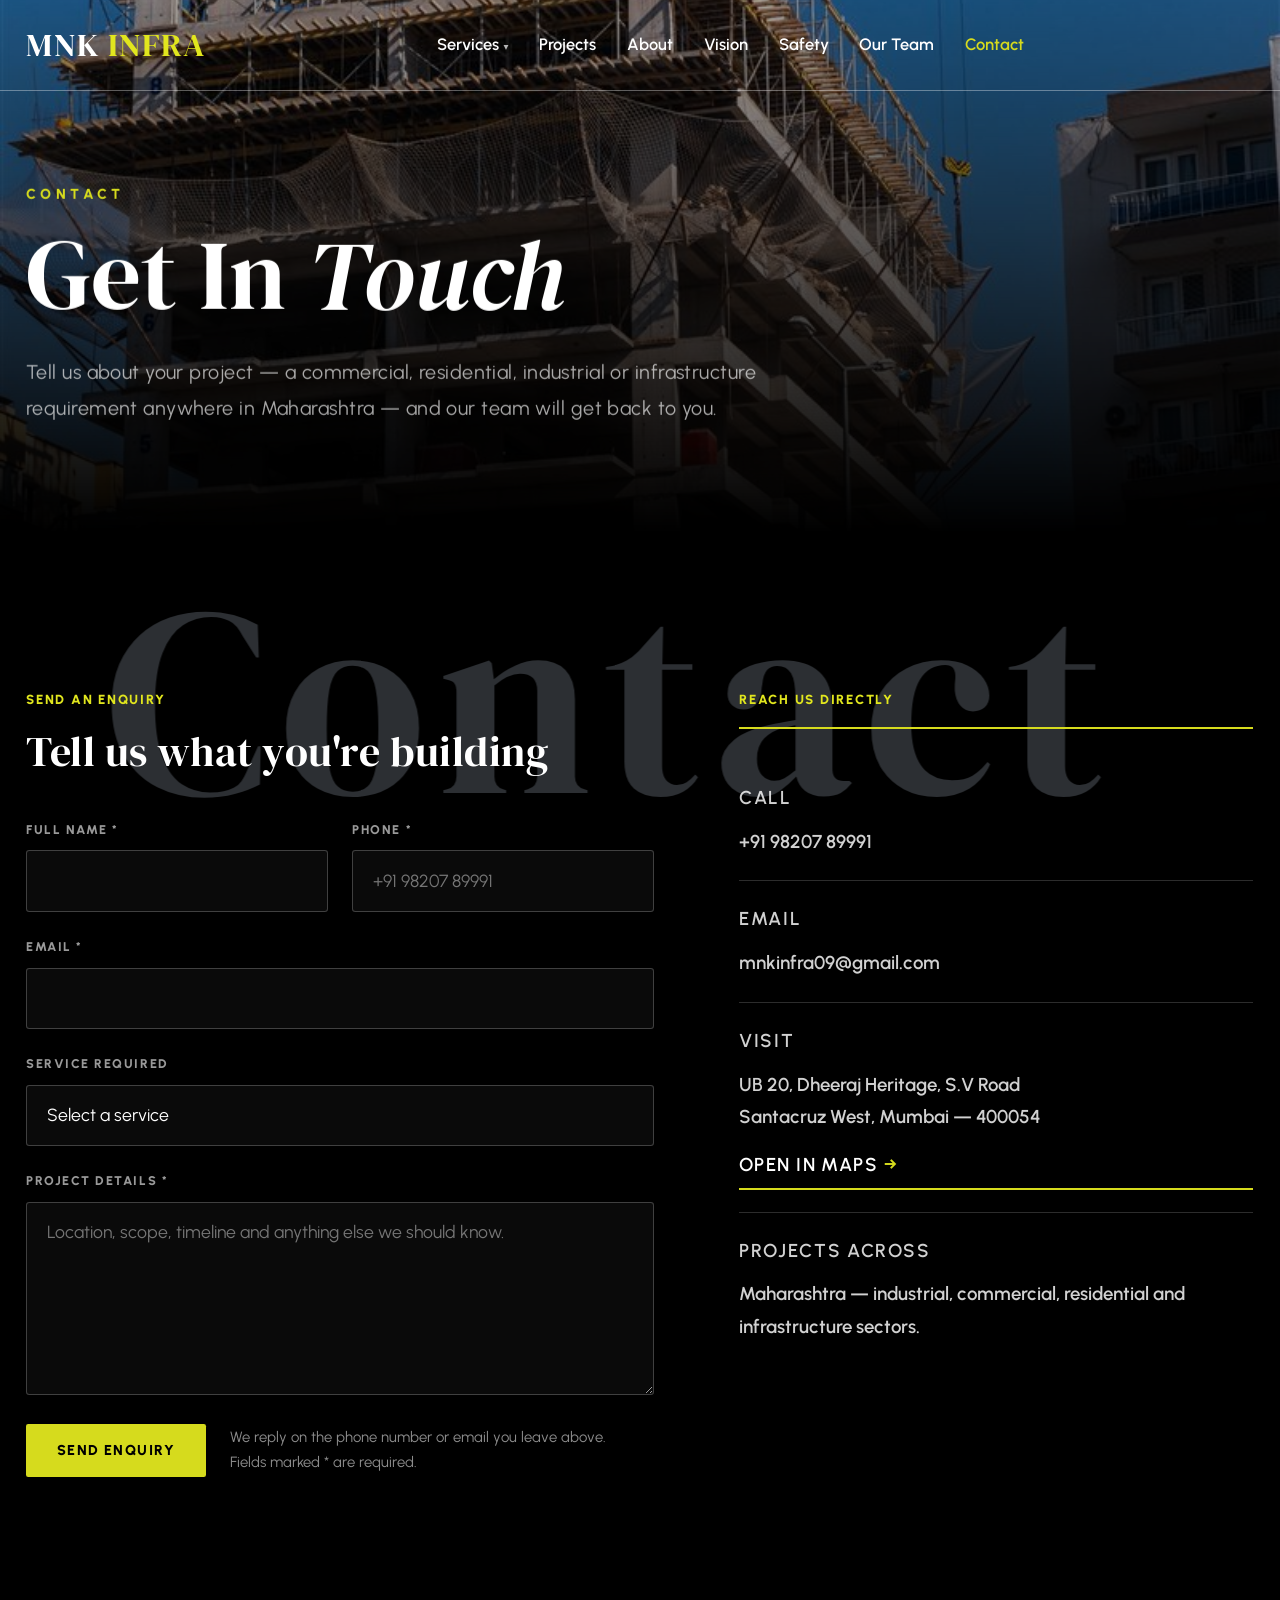
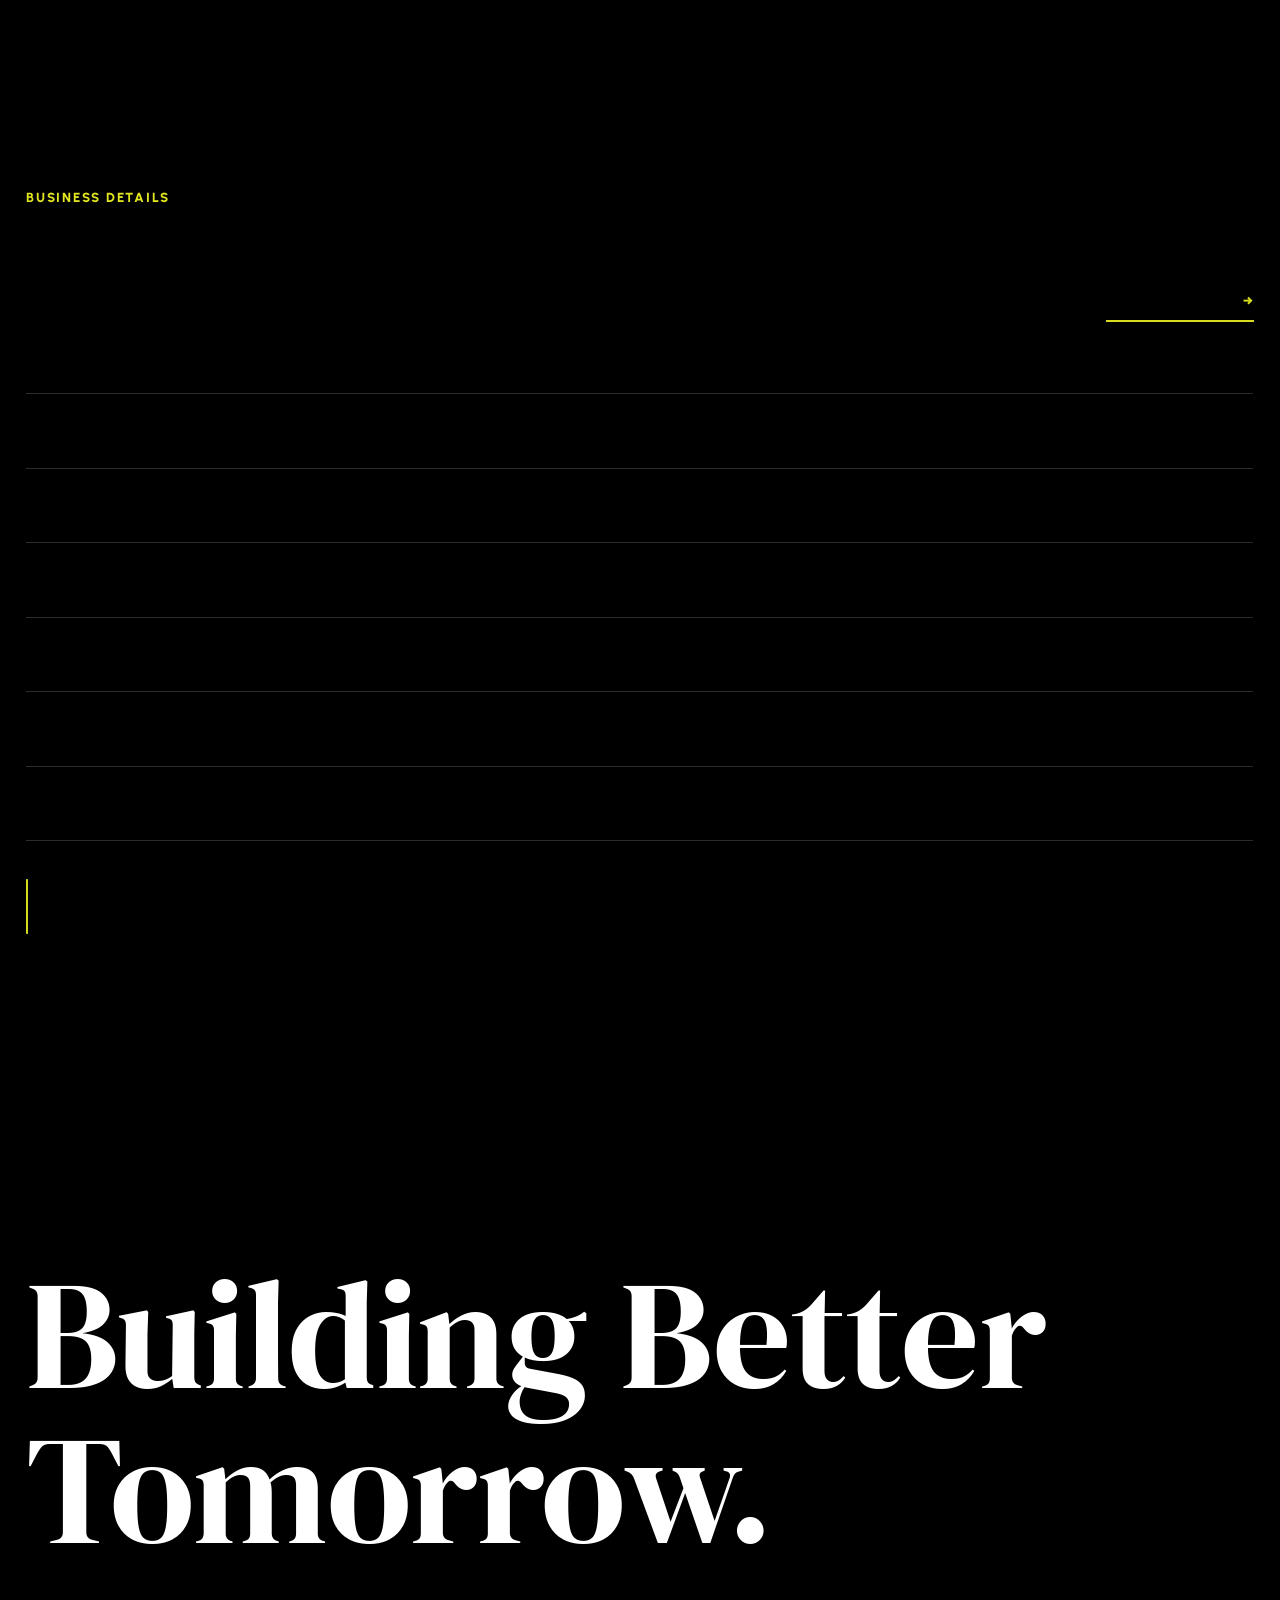
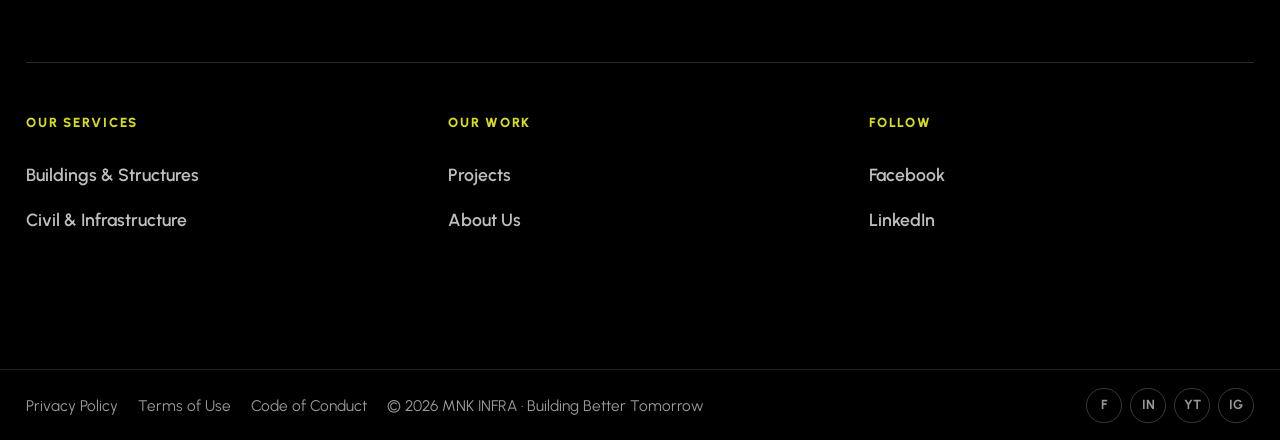
<file: contact.html>
<!DOCTYPE html>
<html lang="en">
<head>
  <meta charset="UTF-8">
  <meta name="viewport" content="width=device-width, initial-scale=1.0">
  <title>Contact — MNK INFRA</title>
  <meta name="description" content="Contact MNK INFRA — UB 20, Dheeraj Heritage, S.V Road, Santacruz West, Mumbai 400054. Phone +91 98207 89991, email mnkinfra09@gmail.com. Send a project enquiry.">
  <link rel="icon" href="data:image/svg+xml,<svg xmlns='http://www.w3.org/2000/svg' viewBox='0 0 100 100'><rect width='100' height='100' rx='14' fill='%23000000'/><text x='50' y='70' font-size='56' font-family='Georgia' font-weight='bold' fill='%23d6db1d' text-anchor='middle'>M</text></svg>">
  <link rel="preconnect" href="https://fonts.googleapis.com">
  <link rel="preconnect" href="https://fonts.gstatic.com" crossorigin>
  <link href="https://fonts.googleapis.com/css2?family=DM+Serif+Display:ital@0;1&family=Urbanist:wght@400;500;600;700;800&display=swap" rel="stylesheet">
  <link rel="stylesheet" href="css/style.css">
  <link rel="stylesheet" href="css/pages.css">
  <noscript>
    <style>.reveal{opacity:1 !important;transform:none !important}</style>
  </noscript>
</head>
<body class="color-black">

  <!-- ===== Header (overlay over hero, solid on scroll) ===== -->
  <header class="siteheader" id="siteheader">
    <div class="navbar">
      <div class="container navbar__inner">
        <button class="header-search" type="button" aria-label="Search">
          <svg width="20" height="20" viewBox="0 0 24 24" fill="none" stroke="currentColor" stroke-width="2.2" stroke-linecap="round"><circle cx="11" cy="11" r="7"/><path d="M21 21l-4.35-4.35"/></svg>
        </button>
        <a class="brand" href="index.html" aria-label="MNK Infra home">
          <span class="brand__text"><span class="brand__mnk">MNK</span> <em>INFRA</em></span>
        </a>

        <nav class="nav" id="nav" aria-label="Main">
          <ul class="nav__list">
            <li class="nav__item nav__item--sub">
              <a href="services.html">Services <span class="chev">&#9662;</span></a>
              <div class="submenu">
                <div class="submenu__col">
                  <p class="submenu__title">Buildings</p>
                  <a href="service.html?s=commercial-buildings">Commercial Buildings</a>
                  <a href="service.html?s=residential-buildings">Residential Buildings</a>
                  <a href="service.html?s=multi-storey-buildings">Multi-Storey Buildings</a>
                  <a href="service.html?s=pre-engineered-structures">Pre-Engineered Structures</a>
                </div>
                <div class="submenu__col">
                  <p class="submenu__title">Civil &amp; Infrastructure</p>
                  <a href="service.html?s=road-construction">Road Construction</a>
                  <a href="service.html?s=earth-work-site-prep">Earth Work &amp; Site Prep</a>
                  <a href="service.html?s=waterproofing-insulation">Waterproofing &amp; Insulation</a>
                  <a href="service.html?s=hvac-plumbing-electrical">HVAC, Plumbing &amp; Electrical</a>
                </div>
              </div>
            </li>
            <li class="nav__item"><a href="projects.html">Projects</a></li>
            <li class="nav__item"><a href="about.html">About</a></li>
            <li class="nav__item"><a href="vision.html">Vision</a></li>
            <li class="nav__item"><a href="safety.html">Safety</a></li>
            <li class="nav__item"><a href="team.html">Our Team</a></li>
            <li class="nav__item"><a href="contact.html">Contact</a></li>
          </ul>
          <a class="btn btn--lime nav__mobile-cta" href="contact.html">Build With Us</a>
        </nav>

        <a class="btn btn--lime navbar__cta" href="contact.html">Build With Us</a>

        <button class="burger" id="burger" type="button" aria-label="Open menu" aria-expanded="false">
          <span></span><span></span><span></span>
        </button>
      </div>
      <div class="scrollbar" aria-hidden="true"><span id="scrollbarFill"></span></div>
      </div>
      <div class="nav-backdrop" id="navBackdrop" aria-hidden="true"></div>
  </header>

  <main id="top">

    <!-- ===== PAGE HERO ===== -->
    <section class="phero phero--contact phero--short" data-panel="black">
      <div class="phero__media" data-heromedia aria-hidden="true"></div>
      <div class="phero__overlay" aria-hidden="true"></div>
      <div class="container phero__inner">
        <p class="hero__tag reveal">Contact</p>
        <h1 class="phero__title reveal" style="--d:.15s">Get In <em>Touch</em></h1>
        <p class="phero__lede reveal" style="--d:.3s">Tell us about your project — a commercial, residential, industrial or infrastructure requirement anywhere in Maharashtra — and our team will get back to you.</p>
      </div>
    </section>

    <!-- ===== ENQUIRY FORM + DETAILS — black ===== -->
    <section class="psec psec--giant panel" data-panel="black">
      <div class="giant" data-giant data-giant-speed="420" aria-hidden="true">Contact</div>

      <div class="container contactgrid">

        <div class="reveal">
          <p class="eyebrow">Send An Enquiry</p>
          <h2 class="ptitle ptitle--sm" style="margin-bottom: clamp(26px, 3vw, 38px);">Tell us what you're building</h2>

          <!-- Validation is handled in js/main.js; connect the submit handler to a backend / form endpoint when available -->
          <form class="form" id="enquiryForm" novalidate>
            <div class="form__row">
              <div class="field">
                <label for="name">Full Name *</label>
                <input id="name" name="name" type="text" autocomplete="name" required>
                <p class="field__err" hidden></p>
              </div>
              <div class="field">
                <label for="phone">Phone *</label>
                <input id="phone" name="phone" type="tel" autocomplete="tel" placeholder="+91 98207 89991" required>
                <p class="field__err" hidden></p>
              </div>
            </div>

            <div class="field">
              <label for="email">Email *</label>
              <input id="email" name="email" type="email" autocomplete="email" required>
              <p class="field__err" hidden></p>
            </div>

            <div class="field">
              <label for="service">Service Required</label>
              <select id="service" name="service">
                <option value="">Select a service</option>
                <option>Commercial Buildings</option>
                <option>Residential Buildings</option>
                <option>Multi-Storey Buildings</option>
                <option>Pre-Engineered Structures</option>
                <option>Industrial Structures</option>
                <option>Road Construction</option>
                <option>Earth Work &amp; Site Prep</option>
                <option>Fibre Cable Laying</option>
                <option>Walkways, Bridges &amp; Warehouses</option>
                <option>Specialty Civil Works</option>
                <option>Waterproofing &amp; Insulation</option>
                <option>HVAC, Plumbing &amp; Electrical</option>
                <option>Concrete Tanks</option>
                <option>Other</option>
              </select>
              <p class="field__err" hidden></p>
            </div>

            <div class="field">
              <label for="message">Project Details *</label>
              <textarea id="message" name="message" rows="6" placeholder="Location, scope, timeline and anything else we should know." required></textarea>
              <p class="field__err" hidden></p>
            </div>

            <div class="form__foot">
              <button class="btn btn--lime" type="submit">Send Enquiry</button>
              <p class="form__hint">We reply on the phone number or email you leave above. Fields marked * are required.</p>
            </div>

            <p class="form__status" id="formStatus" hidden></p>
          </form>
        </div>

        <div class="reveal" style="--d:.15s">
          <p class="eyebrow">Reach Us Directly</p>
          <div class="infocard">
            <div class="infoblock">
              <p class="infoblock__label">Call</p>
              <a href="tel:+919820789991">+91 98207 89991</a>
            </div>
            <div class="infoblock">
              <p class="infoblock__label">Email</p>
              <a href="mailto:mnkinfra09@gmail.com">mnkinfra09@gmail.com</a>
            </div>
            <div class="infoblock">
              <p class="infoblock__label">Visit</p>
              <p>UB 20, Dheeraj Heritage, S.V Road<br>Santacruz West, Mumbai — 400054</p>
              <a class="link-arrow" href="https://www.google.com/maps/search/?api=1&amp;query=Dheeraj+Heritage+S.V.+Road+Santacruz+West+Mumbai+400054" target="_blank" rel="noopener">Open In Maps <span>&rarr;</span></a>
            </div>
            <div class="infoblock">
              <p class="infoblock__label">Projects Across</p>
              <p>Maharashtra — industrial, commercial, residential and infrastructure sectors.</p>
            </div>
          </div>
        </div>

      </div>
    </section>

    <!-- ===== BUSINESS DETAILS — white ===== -->
    <section class="psec panel" data-panel="white">
      <div class="container">
        <div class="news__head">
          <div class="reveal">
            <p class="eyebrow">Business Details</p>
            <h2 class="ptitle">Office &amp; enquiries</h2>
          </div>
          <a class="link-arrow reveal" style="--d:.15s" href="services.html">View Services <span>&rarr;</span></a>
        </div>

        <div class="facts reveal">
          <div class="facts__row"><p class="facts__k">Company</p><p class="facts__v">MNK INFRA</p></div>
          <div class="facts__row"><p class="facts__k">Office Address</p><p class="facts__v">UB 20, Dheeraj Heritage, S.V Road, Santacruz West, Mumbai — 400054</p></div>
          <div class="facts__row"><p class="facts__k">Phone</p><p class="facts__v"><a href="tel:+919820789991">+91 98207 89991</a></p></div>
          <div class="facts__row"><p class="facts__k">Email</p><p class="facts__v"><a href="mailto:mnkinfra09@gmail.com">mnkinfra09@gmail.com</a></p></div>
          <div class="facts__row"><p class="facts__k">Established</p><p class="facts__v">2007</p></div>
          <div class="facts__row"><p class="facts__k">Service Region</p><p class="facts__v">Maharashtra, India</p></div>
        </div>

        <p class="note reveal" style="margin-top: 34px;">Business hours, additional branch addresses, GST / registration details and a site map for the office location can be added here once confirmed by MNK INFRA.</p>
      </div>
    </section>

    <!-- ===== CTA — black ===== -->
    <section class="cta panel" data-panel="black">
      <div class="container">
        <h2 class="cta__title reveal"><a href="index.html">Building Better Tomorrow.</a></h2>
        <div class="cta__cols" data-stagger>
          <div class="reveal">
            <p class="cta__label">Our Services</p>
            <a href="services.html">Buildings &amp; Structures</a>
            <a href="services.html">Civil &amp; Infrastructure</a>
          </div>
          <div class="reveal">
            <p class="cta__label">Our Work</p>
            <a href="projects.html">Projects</a>
            <a href="about.html">About Us</a>
          </div>
          <div class="reveal">
            <p class="cta__label">Follow</p>
            <a href="contact.html">Facebook</a>
            <a href="contact.html">LinkedIn</a>
          </div>
        </div>
      </div>
    </section>

  </main>

  <!-- ===== Footer ===== -->
  <footer class="footer">
    <div class="container footer__inner">
      <nav class="footer__links" aria-label="Footer">
        <a href="contact.html">Privacy Policy</a>
        <a href="contact.html">Terms of Use</a>
        <a href="contact.html">Code of Conduct</a>
        <span>&copy; 2026 MNK INFRA · Building Better Tomorrow</span>
      </nav>
      <div class="footer__social">
        <a href="contact.html" aria-label="Facebook">f</a>
        <a href="contact.html" aria-label="LinkedIn">in</a>
        <a href="contact.html" aria-label="YouTube">yt</a>
        <a href="contact.html" aria-label="Instagram">ig</a>
      </div>
    </div>
  </footer>

  <script src="js/main.js"></script>
</body>
</html>
</file>
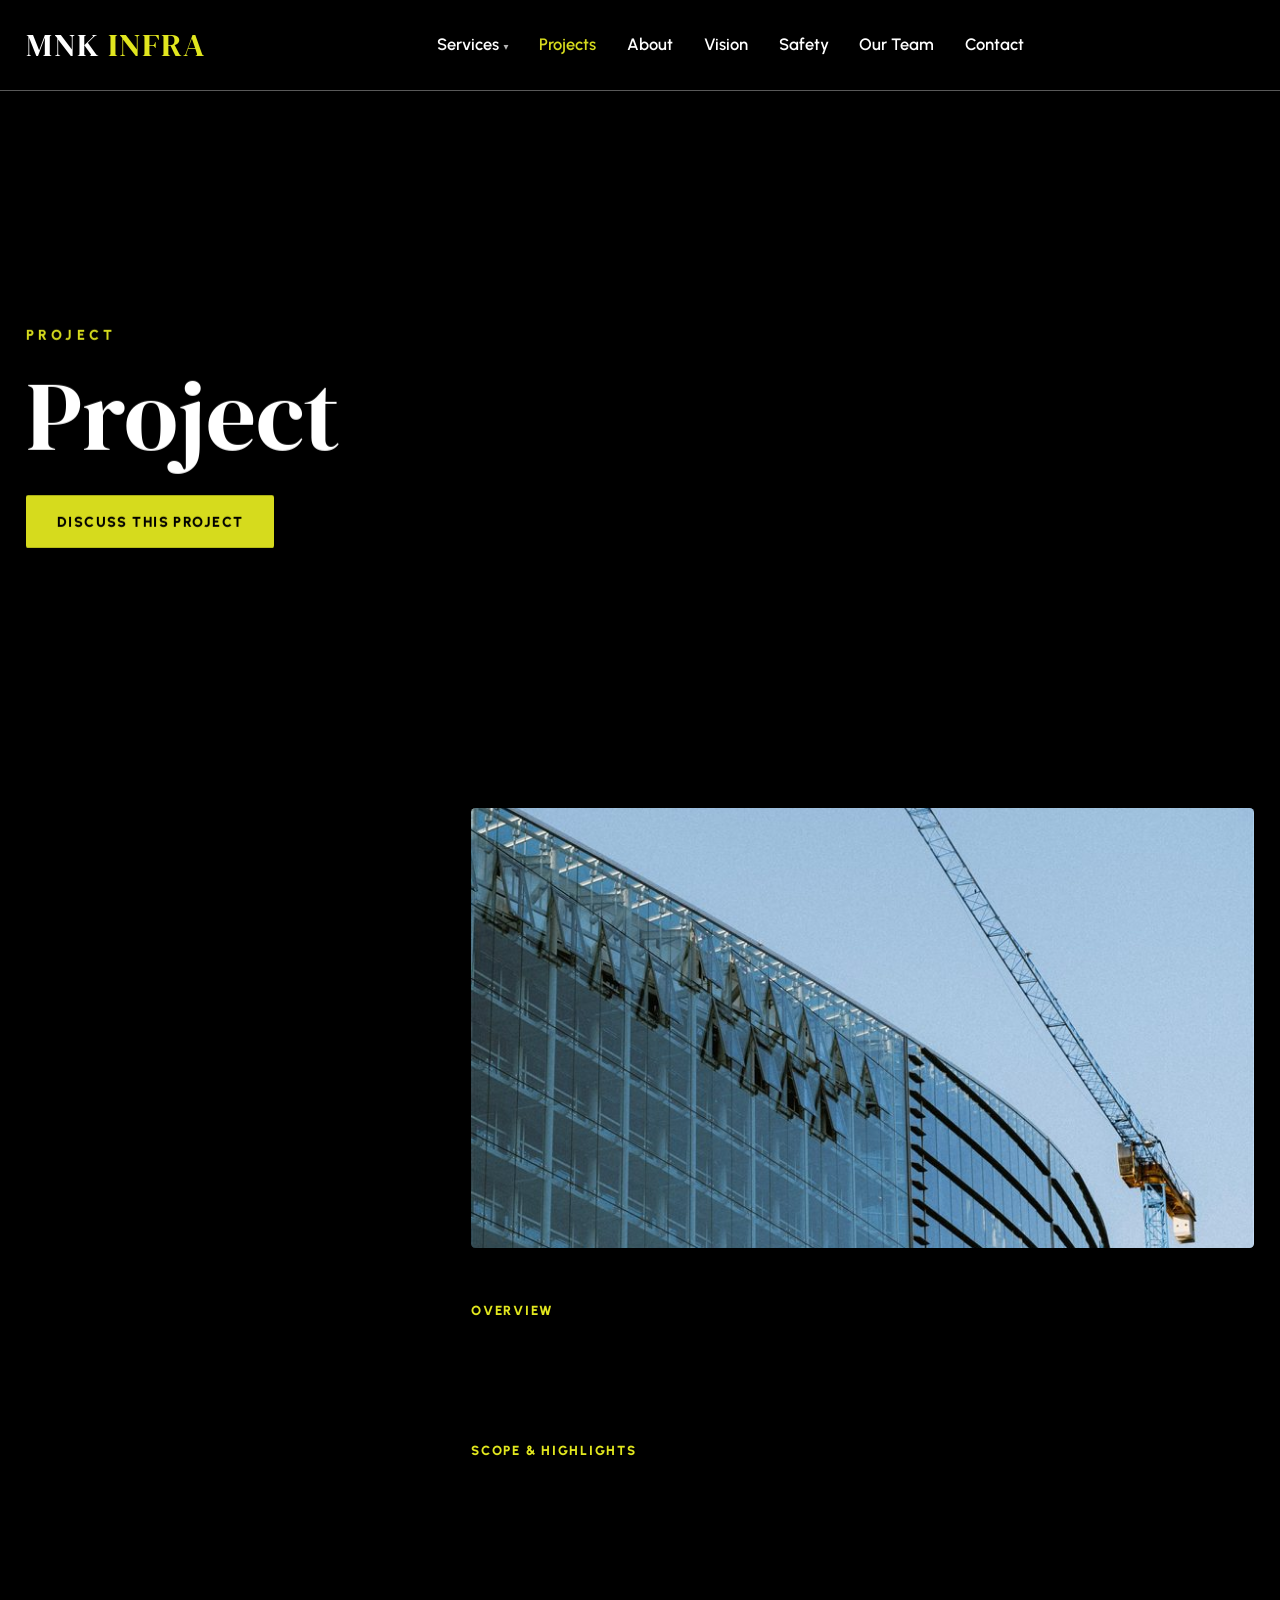
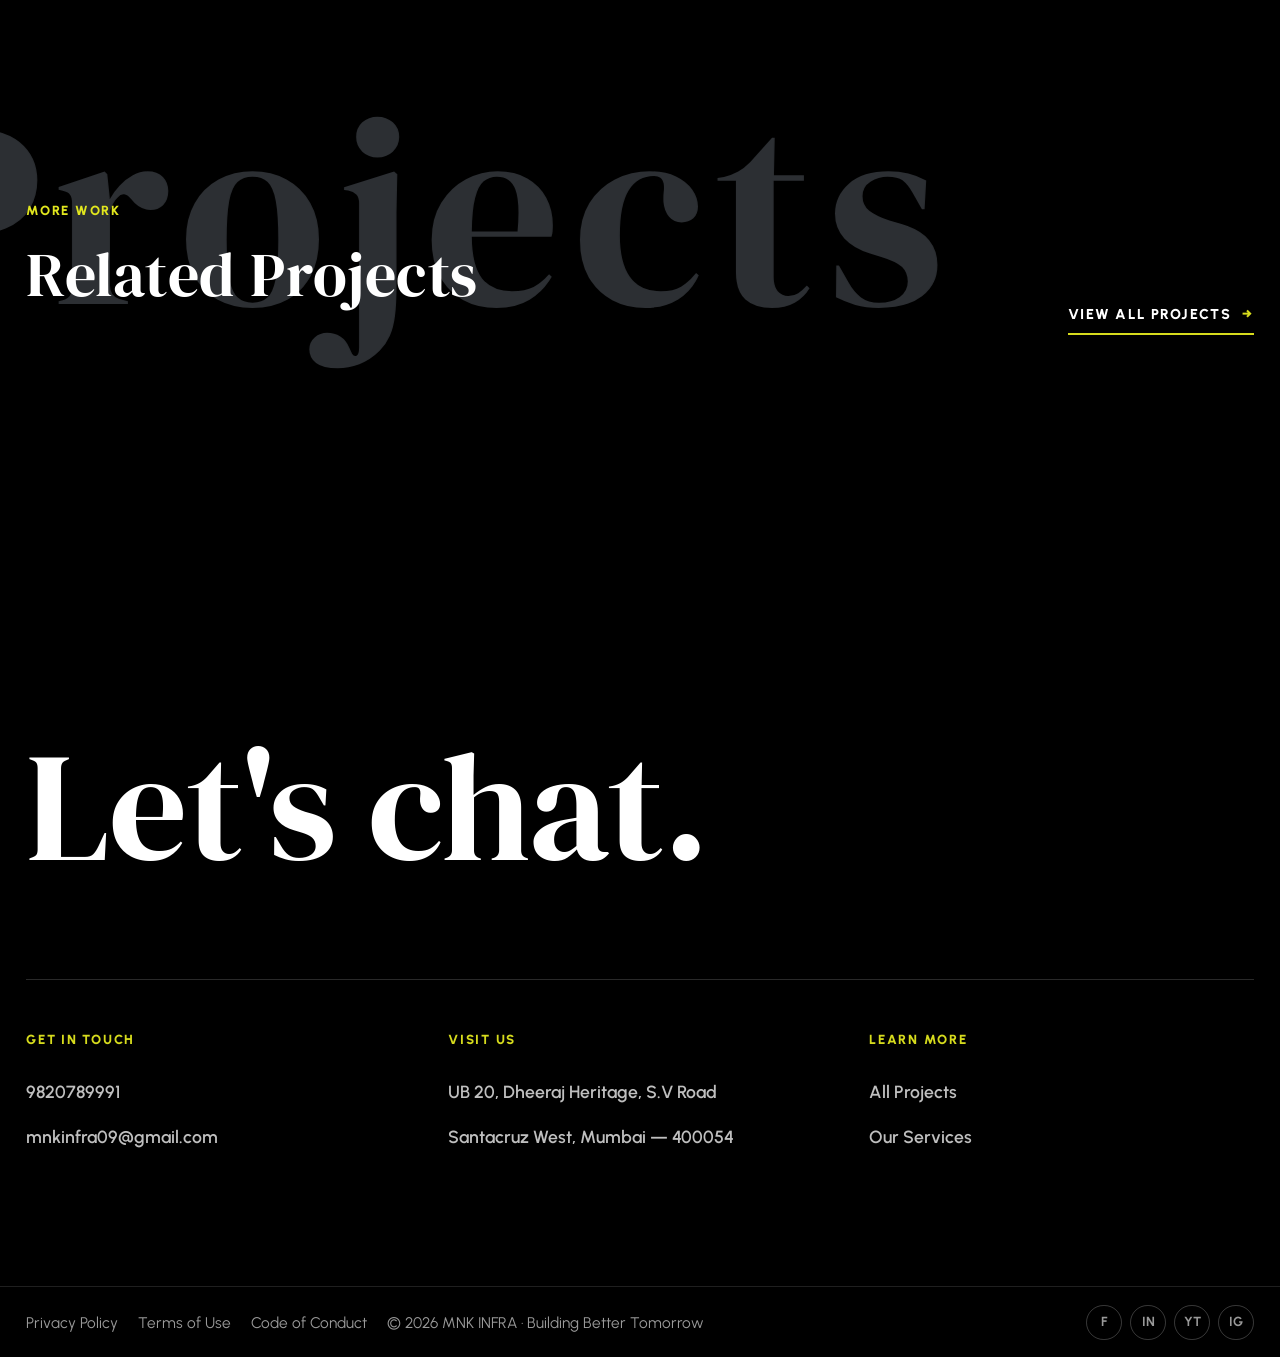
<file: project.html>
<!DOCTYPE html>
<html lang="en">
<head>
  <meta charset="UTF-8">
  <meta name="viewport" content="width=device-width, initial-scale=1.0">
  <title>Project — MNK INFRA</title>
  <meta name="description" content="MNK INFRA project detail — scope, overview and delivery highlights.">
  <link rel="icon" href="data:image/svg+xml,<svg xmlns='http://www.w3.org/2000/svg' viewBox='0 0 100 100'><rect width='100' height='100' rx='14' fill='%23000000'/><text x='50' y='70' font-size='56' font-family='Georgia' font-weight='bold' fill='%23d6db1d' text-anchor='middle'>M</text></svg>">
  <link rel="preconnect" href="https://fonts.googleapis.com">
  <link rel="preconnect" href="https://fonts.gstatic.com" crossorigin>
  <link href="https://fonts.googleapis.com/css2?family=DM+Serif+Display:ital@0;1&family=Urbanist:wght@400;500;600;700;800&display=swap" rel="stylesheet">
  <link rel="stylesheet" href="css/style.css">
  <link rel="stylesheet" href="css/pages.css">
  <noscript>
    <style>.reveal{opacity:1 !important;transform:none !important}</style>
  </noscript>
</head>
<body class="color-black">

  <!-- ===== Header ===== -->
  <header class="siteheader" id="siteheader">
    <div class="navbar">
      <div class="container navbar__inner">
        <button class="header-search" type="button" aria-label="Search">
          <svg width="20" height="20" viewBox="0 0 24 24" fill="none" stroke="currentColor" stroke-width="2.2" stroke-linecap="round"><circle cx="11" cy="11" r="7"/><path d="M21 21l-4.35-4.35"/></svg>
        </button>
        <a class="brand" href="index.html" aria-label="MNK Infra home">
          <span class="brand__text"><span class="brand__mnk">MNK</span> <em>INFRA</em></span>
        </a>

        <nav class="nav" id="nav" aria-label="Main">
          <ul class="nav__list">
            <li class="nav__item nav__item--sub">
              <a href="services.html">Services <span class="chev">&#9662;</span></a>
              <div class="submenu">
                <div class="submenu__col">
                  <p class="submenu__title">Buildings</p>
                  <a href="service.html?s=commercial-buildings">Commercial Buildings</a>
                  <a href="service.html?s=residential-buildings">Residential Buildings</a>
                  <a href="service.html?s=multi-storey-buildings">Multi-Storey Buildings</a>
                  <a href="service.html?s=pre-engineered-structures">Pre-Engineered Structures</a>
                </div>
                <div class="submenu__col">
                  <p class="submenu__title">Civil &amp; Infrastructure</p>
                  <a href="service.html?s=road-construction">Road Construction</a>
                  <a href="service.html?s=earth-work-site-prep">Earth Work &amp; Site Prep</a>
                  <a href="service.html?s=waterproofing-insulation">Waterproofing &amp; Insulation</a>
                  <a href="service.html?s=hvac-plumbing-electrical">HVAC, Plumbing &amp; Electrical</a>
                </div>
              </div>
            </li>
            <li class="nav__item"><a href="projects.html">Projects</a></li>
            <li class="nav__item"><a href="about.html">About</a></li>
            <li class="nav__item"><a href="vision.html">Vision</a></li>
            <li class="nav__item"><a href="safety.html">Safety</a></li>
            <li class="nav__item"><a href="team.html">Our Team</a></li>
            <li class="nav__item"><a href="contact.html">Contact</a></li>
          </ul>
          <a class="btn btn--lime nav__mobile-cta" href="contact.html">Build With Us</a>
        </nav>

        <a class="btn btn--lime navbar__cta" href="contact.html">Build With Us</a>

        <button class="burger" id="burger" type="button" aria-label="Open menu" aria-expanded="false">
          <span></span><span></span><span></span>
        </button>
      </div>
      <div class="scrollbar" aria-hidden="true"><span id="scrollbarFill"></span></div>
      </div>
      <div class="nav-backdrop" id="navBackdrop" aria-hidden="true"></div>
  </header>

  <main id="top">

    <!-- ===== PROJECT HERO ===== -->
    <section class="phero phero--project" data-panel="black">
      <div class="phero__media" data-heromedia data-detail-media aria-hidden="true"></div>
      <div class="phero__overlay" aria-hidden="true"></div>
      <div class="container phero__inner">
        <p class="hero__tag reveal" data-detail-cat>Project</p>
        <h1 class="phero__title reveal" style="--d:.15s" data-detail-title>Project</h1>
        <p class="phero__lede reveal" style="--d:.3s" data-detail-location></p>
        <div class="reveal" style="--d:.45s">
          <a class="btn btn--lime" href="contact.html">Discuss This Project</a>
        </div>
      </div>
    </section>

    <!-- ===== FACTS + OVERVIEW — white ===== -->
    <section class="psec panel" data-panel="white">
      <div class="container detail">
        <aside class="detail__side reveal">
          <p class="eyebrow">Project Facts</p>
          <div class="facts" data-detail-facts></div>
        </aside>
        <div class="detail__body">
          <div class="frame frame--wide reveal">
            <img data-imgparallax data-detail-image src="images/commercial.jpg" alt="" loading="lazy">
          </div>
          <div class="reveal" style="--d:.1s">
            <p class="eyebrow" style="margin-top: clamp(30px, 4vw, 46px);">Overview</p>
            <h2 class="ptitle ptitle--sm">About this project</h2>
            <p class="plede" data-detail-overview></p>
          </div>
          <div class="reveal" style="--d:.15s">
            <p class="eyebrow" style="margin-top: clamp(30px, 4vw, 46px);">Scope &amp; Highlights</p>
            <ul class="ticklist" data-detail-highlights></ul>
          </div>
        </div>
      </div>
    </section>

    <!-- ===== RELATED PROJECTS — black ===== -->
    <section class="psec psec--giant panel" data-panel="black">
      <div class="giant" data-giant data-giant-speed="480" aria-hidden="true">Projects</div>
      <div class="container">
        <div class="news__head">
          <div class="reveal">
            <p class="eyebrow">More Work</p>
            <h2 class="ptitle">Related Projects</h2>
          </div>
          <a class="link-arrow reveal" style="--d:.15s" href="projects.html">View All Projects <span>&rarr;</span></a>
        </div>
        <div class="pgrid" style="margin-top: clamp(34px, 4vw, 56px);" data-detail-related></div>
      </div>
    </section>

    <!-- ===== CTA — black ===== -->
    <section class="cta panel" data-panel="black">
      <div class="container">
        <h2 class="cta__title reveal"><a href="contact.html">Let's chat.</a></h2>
        <div class="cta__cols" data-stagger>
          <div class="reveal">
            <p class="cta__label">Get In Touch</p>
            <a href="tel:+919820789991">9820789991</a>
            <a href="mailto:mnkinfra09@gmail.com">mnkinfra09@gmail.com</a>
          </div>
          <div class="reveal">
            <p class="cta__label">Visit Us</p>
            <a href="contact.html">UB 20, Dheeraj Heritage, S.V Road</a>
            <a href="contact.html">Santacruz West, Mumbai — 400054</a>
          </div>
          <div class="reveal">
            <p class="cta__label">Learn More</p>
            <a href="projects.html">All Projects</a>
            <a href="services.html">Our Services</a>
          </div>
        </div>
      </div>
    </section>

  </main>

  <!-- ===== Footer ===== -->
  <footer class="footer">
    <div class="container footer__inner">
      <nav class="footer__links" aria-label="Footer">
        <a href="contact.html">Privacy Policy</a>
        <a href="contact.html">Terms of Use</a>
        <a href="contact.html">Code of Conduct</a>
        <span>&copy; 2026 MNK INFRA · Building Better Tomorrow</span>
      </nav>
      <div class="footer__social">
        <a href="contact.html" aria-label="Facebook">f</a>
        <a href="contact.html" aria-label="LinkedIn">in</a>
        <a href="contact.html" aria-label="YouTube">yt</a>
        <a href="contact.html" aria-label="Instagram">ig</a>
      </div>
    </div>
  </footer>

  <script src="js/site-data.js"></script>
  <script src="js/main.js"></script>
</body>
</html>
</file>
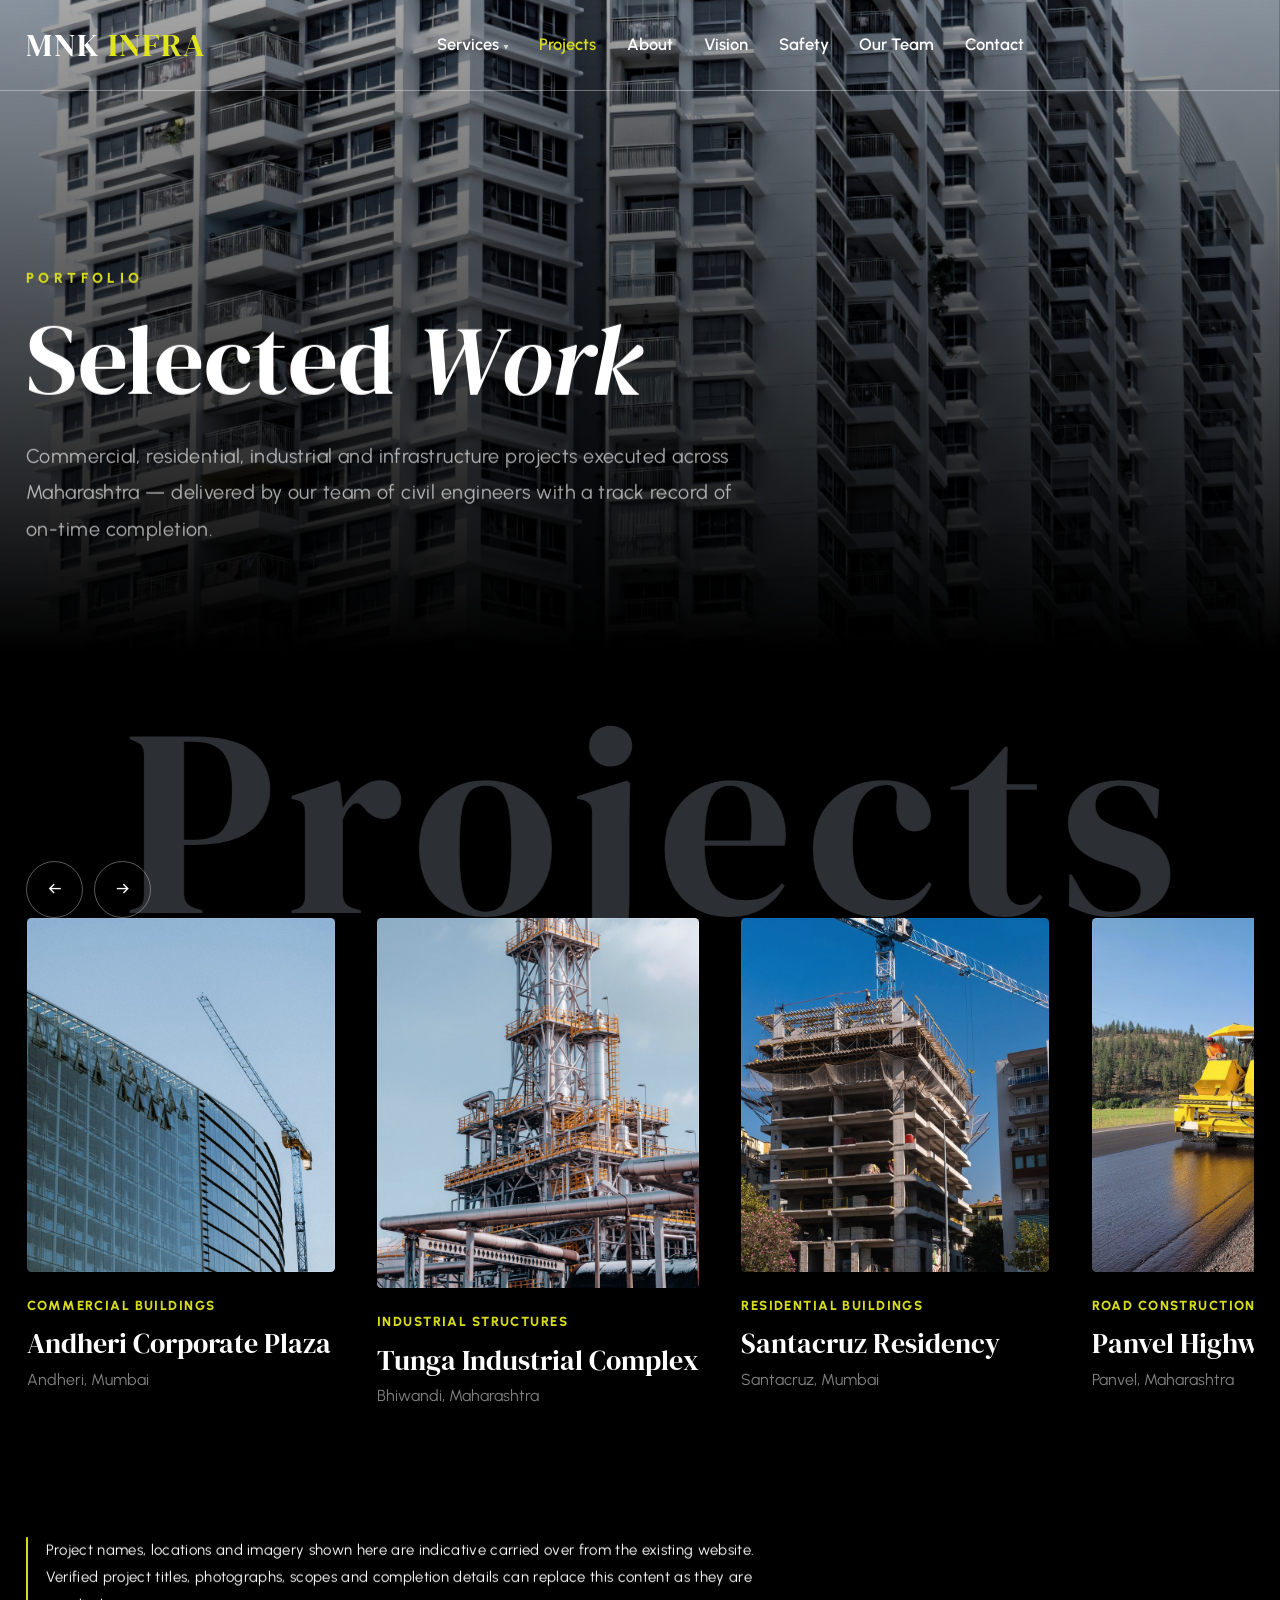
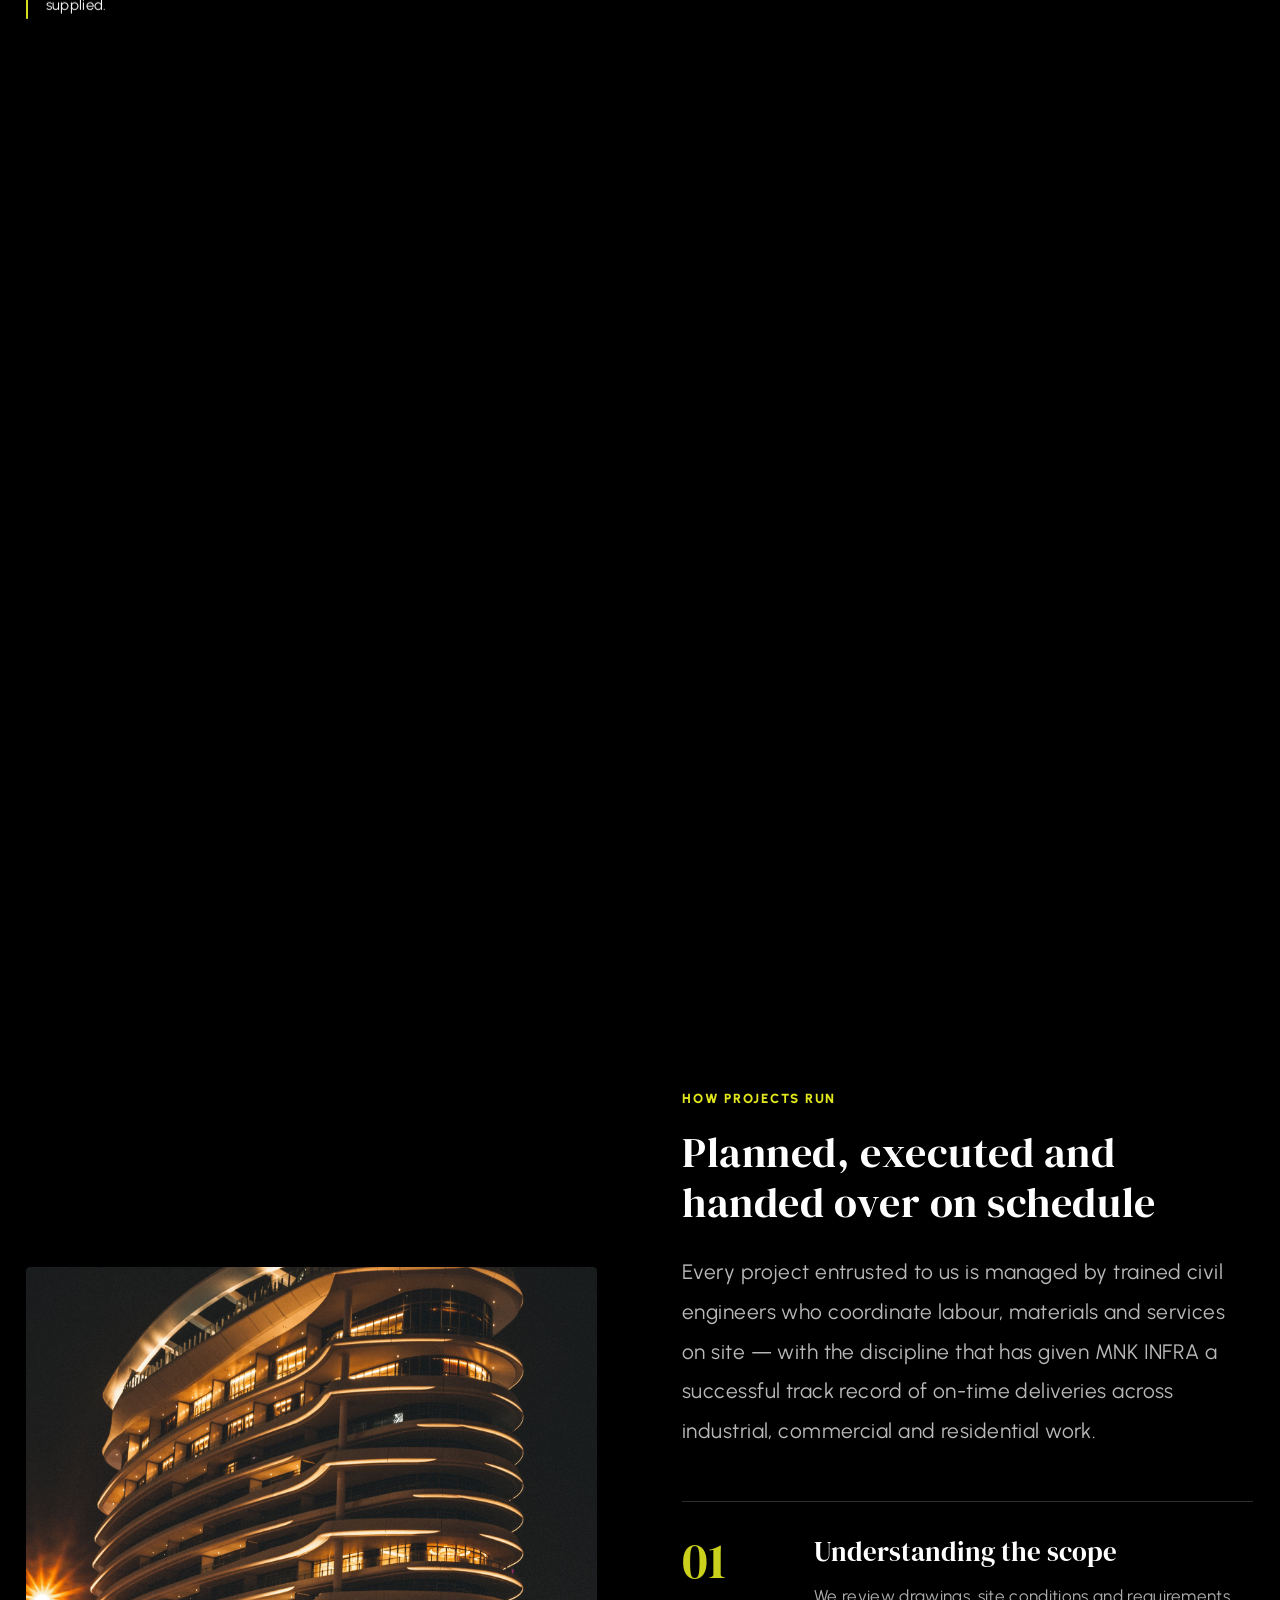
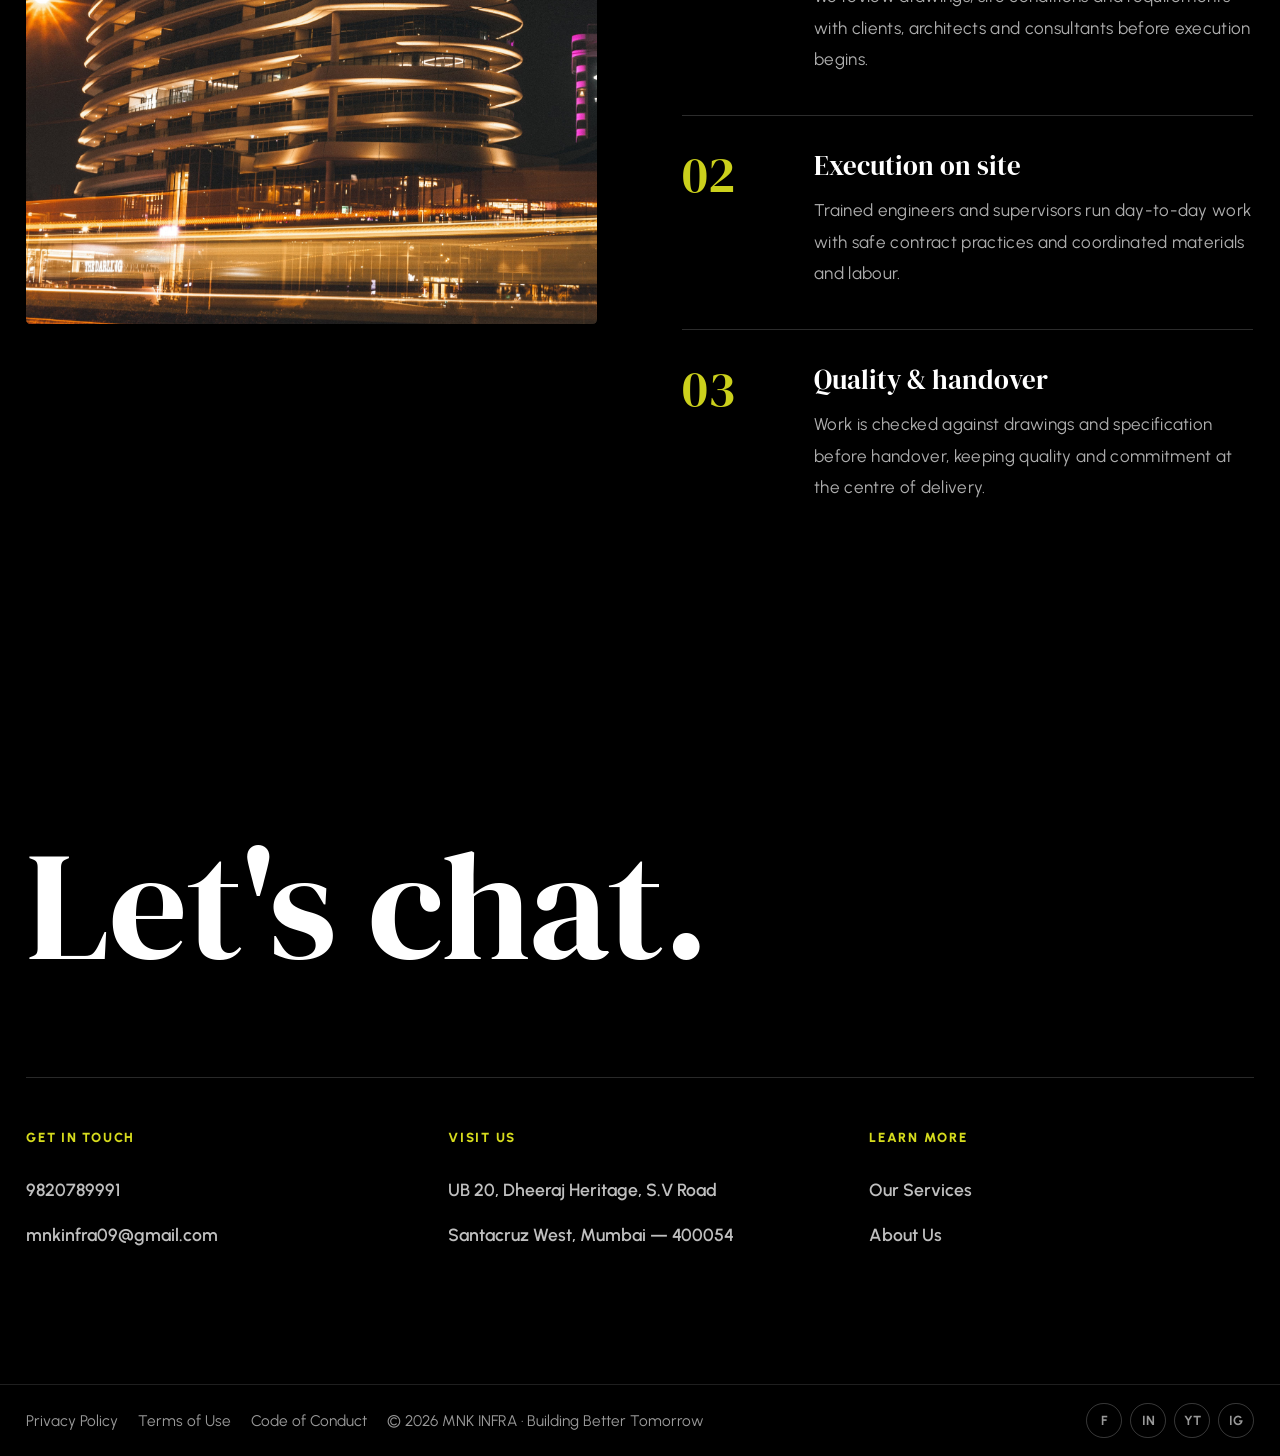
<file: projects.html>
<!DOCTYPE html>
<html lang="en">
<head>
  <meta charset="UTF-8">
  <meta name="viewport" content="width=device-width, initial-scale=1.0">
  <title>Projects — MNK INFRA</title>
  <meta name="description" content="MNK INFRA project portfolio — commercial buildings, residential buildings, industrial structures, roads, concrete tanks and warehouses executed across Maharashtra.">
  <link rel="icon" href="data:image/svg+xml,<svg xmlns='http://www.w3.org/2000/svg' viewBox='0 0 100 100'><rect width='100' height='100' rx='14' fill='%23000000'/><text x='50' y='70' font-size='56' font-family='Georgia' font-weight='bold' fill='%23d6db1d' text-anchor='middle'>M</text></svg>">
  <link rel="preconnect" href="https://fonts.googleapis.com">
  <link rel="preconnect" href="https://fonts.gstatic.com" crossorigin>
  <link href="https://fonts.googleapis.com/css2?family=DM+Serif+Display:ital@0;1&family=Urbanist:wght@400;500;600;700;800&display=swap" rel="stylesheet">
  <link rel="stylesheet" href="css/style.css">
  <link rel="stylesheet" href="css/pages.css">
  <noscript>
    <style>.reveal{opacity:1 !important;transform:none !important}</style>
  </noscript>
</head>
<body class="color-black">

  <!-- ===== Header (overlay over hero, solid on scroll) ===== -->
  <header class="siteheader" id="siteheader">
    <div class="navbar">
      <div class="container navbar__inner">
        <button class="header-search" type="button" aria-label="Search">
          <svg width="20" height="20" viewBox="0 0 24 24" fill="none" stroke="currentColor" stroke-width="2.2" stroke-linecap="round"><circle cx="11" cy="11" r="7"/><path d="M21 21l-4.35-4.35"/></svg>
        </button>
        <a class="brand" href="index.html" aria-label="MNK Infra home">
          <span class="brand__text"><span class="brand__mnk">MNK</span> <em>INFRA</em></span>
        </a>

        <nav class="nav" id="nav" aria-label="Main">
          <ul class="nav__list">
            <li class="nav__item nav__item--sub">
              <a href="services.html">Services <span class="chev">&#9662;</span></a>
              <div class="submenu">
                <div class="submenu__col">
                  <p class="submenu__title">Buildings</p>
                  <a href="service.html?s=commercial-buildings">Commercial Buildings</a>
                  <a href="service.html?s=residential-buildings">Residential Buildings</a>
                  <a href="service.html?s=multi-storey-buildings">Multi-Storey Buildings</a>
                  <a href="service.html?s=pre-engineered-structures">Pre-Engineered Structures</a>
                </div>
                <div class="submenu__col">
                  <p class="submenu__title">Civil &amp; Infrastructure</p>
                  <a href="service.html?s=road-construction">Road Construction</a>
                  <a href="service.html?s=earth-work-site-prep">Earth Work &amp; Site Prep</a>
                  <a href="service.html?s=waterproofing-insulation">Waterproofing &amp; Insulation</a>
                  <a href="service.html?s=hvac-plumbing-electrical">HVAC, Plumbing &amp; Electrical</a>
                </div>
              </div>
            </li>
            <li class="nav__item"><a href="projects.html">Projects</a></li>
            <li class="nav__item"><a href="about.html">About</a></li>
            <li class="nav__item"><a href="vision.html">Vision</a></li>
            <li class="nav__item"><a href="safety.html">Safety</a></li>
            <li class="nav__item"><a href="team.html">Our Team</a></li>
            <li class="nav__item"><a href="contact.html">Contact</a></li>
          </ul>
          <a class="btn btn--lime nav__mobile-cta" href="contact.html">Build With Us</a>
        </nav>

        <a class="btn btn--lime navbar__cta" href="contact.html">Build With Us</a>

        <button class="burger" id="burger" type="button" aria-label="Open menu" aria-expanded="false">
          <span></span><span></span><span></span>
        </button>
      </div>
      <div class="scrollbar" aria-hidden="true"><span id="scrollbarFill"></span></div>
      </div>
      <div class="nav-backdrop" id="navBackdrop" aria-hidden="true"></div>
  </header>

  <main id="top">

    <!-- ===== PAGE HERO ===== -->
    <section class="phero phero--projects" data-panel="black">
      <div class="phero__media" data-heromedia aria-hidden="true"></div>
      <div class="phero__overlay" aria-hidden="true"></div>
      <div class="container phero__inner">
        <p class="hero__tag reveal">Portfolio</p>
        <h1 class="phero__title reveal" style="--d:.15s">Selected <em>Work</em></h1>
        <p class="phero__lede reveal" style="--d:.3s">Commercial, residential, industrial and infrastructure projects executed across Maharashtra — delivered by our team of civil engineers with a track record of on-time completion.</p>
      </div>
    </section>

    <!-- ===== PROJECTS — black, giant parallax title + continuous carousel ===== -->
    <section class="psec psec--giant panel" data-panel="black">
      <div class="giant" data-giant data-giant-speed="520" aria-hidden="true">Projects</div>

      <div class="container">
        <div class="filters reveal">
          <span class="filters__label">I'm interested in</span>
          <div class="dropdown" id="dropdown">
            <button class="dropdown__btn" type="button" aria-expanded="false">
              <span class="dropdown__value">market</span>
              <svg viewBox="0 0 96 96" width="16" height="16" aria-hidden="true"><path fill="#d6db1d" d="M81.8,25.4a6,6,0,0,0-8.5.8L48,56.6,22.6,26.2a6,6,0,1,0-9.2,7.7L43.4,69.8a6,6,0,0,0,9.2,0L82.6,33.8A6,6,0,0,0,81.8,25.4Z"/></svg>
            </button>
            <ul class="dropdown__menu">
              <li><button type="button" data-value="market">Reset</button></li>
              <li><button type="button" data-value="Commercial Buildings">Commercial Buildings</button></li>
              <li><button type="button" data-value="Residential Buildings">Residential Buildings</button></li>
              <li><button type="button" data-value="Road Construction">Road Construction</button></li>
              <li><button type="button" data-value="Industrial Structures">Industrial Structures</button></li>
              <li><button type="button" data-value="Multi-Storey Buildings">Multi-Storey Buildings</button></li>
              <li><button type="button" data-value="Concrete Tanks">Concrete Tanks</button></li>
              <li><button type="button" data-value="Waterproofing">Waterproofing</button></li>
            </ul>
          </div>
        </div>

        <div class="slider-nav reveal">
          <button class="slider-nav__btn" type="button" data-slide="prev" aria-label="Previous projects">&#8592;</button>
          <button class="slider-nav__btn" type="button" data-slide="next" aria-label="Next projects">&#8594;</button>
        </div>

        <div class="p-slider" id="pSlider">
          <div class="p-track">
          <a class="p-card" href="project.html?p=andheri-corporate-plaza">
            <div class="p-card__frame"><img src="images/commercial.jpg" alt="Andheri Corporate Plaza project" loading="lazy"></div>
            <p class="p-card__cat">Commercial Buildings</p>
            <h3 class="p-card__title">Andheri Corporate Plaza</h3>
            <p class="p-card__loc">Andheri, Mumbai</p>
          </a>
          <a class="p-card" href="project.html?p=tunga-industrial-complex">
            <div class="p-card__frame"><img src="images/industrial.jpg" alt="Tunga Industrial Complex project" loading="lazy"></div>
            <p class="p-card__cat">Industrial Structures</p>
            <h3 class="p-card__title">Tunga Industrial Complex</h3>
            <p class="p-card__loc">Bhiwandi, Maharashtra</p>
          </a>
          <a class="p-card" href="project.html?p=santacruz-residency">
            <div class="p-card__frame"><img src="images/residential.jpg" alt="Santacruz Residency project" loading="lazy"></div>
            <p class="p-card__cat">Residential Buildings</p>
            <h3 class="p-card__title">Santacruz Residency</h3>
            <p class="p-card__loc">Santacruz, Mumbai</p>
          </a>
          <a class="p-card" href="project.html?p=panvel-highway-package">
            <div class="p-card__frame"><img src="images/road-construction.jpg" alt="Panvel Highway Package project" loading="lazy"></div>
            <p class="p-card__cat">Road Construction</p>
            <h3 class="p-card__title">Panvel Highway Package</h3>
            <p class="p-card__loc">Panvel, Maharashtra</p>
          </a>
          <a class="p-card" href="project.html?p=municipal-water-storage-tanks">
            <div class="p-card__frame"><img src="images/concrete-tank.jpg" alt="Municipal Water Storage Tanks project" loading="lazy"></div>
            <p class="p-card__cat">Concrete Tanks</p>
            <h3 class="p-card__title">Municipal Water Storage Tanks</h3>
            <p class="p-card__loc">Thane, Maharashtra</p>
          </a>
          <a class="p-card" href="project.html?p=vasai-logistics-warehouse">
            <div class="p-card__frame"><img src="images/preengineered.jpg" alt="Vasai Logistics Warehouse project" loading="lazy"></div>
            <p class="p-card__cat">Warehouses</p>
            <h3 class="p-card__title">Vasai Logistics Warehouse</h3>
            <p class="p-card__loc">Vasai, Maharashtra</p>
          </a>
          </div>
        </div>

        <p class="note reveal" style="margin-top: clamp(34px, 4vw, 52px);">Project names, locations and imagery shown here are indicative carried over from the existing website. Verified project titles, photographs, scopes and completion details can replace this content as they are supplied.</p>
      </div>
    </section>

    <!-- ===== STATS — white ===== -->
    <section class="stats panel" data-panel="white">
      <div class="container">
        <p class="stats__lead reveal">We are grateful for every project entrusted to us — along with our clients, architects and consultants, our team relentlessly strives to elevate the business of construction.</p>
        <div class="stats__grid" data-stagger>
          <div class="stat reveal">
            <p class="stat__num"><span class="count" data-target="2007">0</span></p>
            <h6 class="stat__label">Established</h6>
            <p class="stat__desc">Serving clients, architects and consultants across Maharashtra since 2007.</p>
          </div>
          <div class="stat reveal">
            <p class="stat__num"><span class="count" data-target="10" data-suffix="+">0+</span></p>
            <h6 class="stat__label">Years of Experience</h6>
            <p class="stat__desc">Rich hands-on experience across Infrastructure, Commercial, Residential and Land Development projects.</p>
          </div>
          <div class="stat reveal">
            <p class="stat__num"><span class="count" data-target="13" data-suffix="+">0+</span></p>
            <h6 class="stat__label">Construction Services</h6>
            <p class="stat__desc">From buildings and roads to industrial structures, waterproofing and MEP works.</p>
          </div>
          <div class="stat reveal">
            <p class="stat__num"><span class="count" data-target="100" data-suffix="%">0%</span></p>
            <h6 class="stat__label">On-Time Deliveries</h6>
            <p class="stat__desc">Project management skills that have delivered complex industrial projects on schedule.</p>
          </div>
        </div>
      </div>
    </section>

    <!-- ===== APPROACH — black ===== -->
    <section class="psec panel" data-panel="black">
      <div class="container split__grid">
        <div class="split__media reveal">
          <div class="frame frame--tall"><img data-imgparallax src="images/built-on-trust.jpg" alt="MNK INFRA project building" loading="lazy"></div>
        </div>
        <div class="split__body reveal" style="--d:.15s">
          <p class="eyebrow">How Projects Run</p>
          <h2 class="ptitle ptitle--sm">Planned, executed and handed over on schedule</h2>
          <p class="plede">Every project entrusted to us is managed by trained civil engineers who coordinate labour, materials and services on site — with the discipline that has given MNK INFRA a successful track record of on-time deliveries across industrial, commercial and residential work.</p>
          <div class="steps" style="margin-top: clamp(30px, 4vw, 46px);">
            <div class="step">
              <div>
                <h3>Understanding the scope</h3>
                <p>We review drawings, site conditions and requirements with clients, architects and consultants before execution begins.</p>
              </div>
            </div>
            <div class="step">
              <div>
                <h3>Execution on site</h3>
                <p>Trained engineers and supervisors run day-to-day work with safe contract practices and coordinated materials and labour.</p>
              </div>
            </div>
            <div class="step">
              <div>
                <h3>Quality &amp; handover</h3>
                <p>Work is checked against drawings and specification before handover, keeping quality and commitment at the centre of delivery.</p>
              </div>
            </div>
          </div>
        </div>
      </div>
    </section>

    <!-- ===== CTA — black ===== -->
    <section class="cta panel" data-panel="black">
      <div class="container">
        <h2 class="cta__title reveal"><a href="contact.html">Let's chat.</a></h2>
        <div class="cta__cols" data-stagger>
          <div class="reveal">
            <p class="cta__label">Get In Touch</p>
            <a href="tel:+919820789991">9820789991</a>
            <a href="mailto:mnkinfra09@gmail.com">mnkinfra09@gmail.com</a>
          </div>
          <div class="reveal">
            <p class="cta__label">Visit Us</p>
            <a href="contact.html">UB 20, Dheeraj Heritage, S.V Road</a>
            <a href="contact.html">Santacruz West, Mumbai — 400054</a>
          </div>
          <div class="reveal">
            <p class="cta__label">Learn More</p>
            <a href="services.html">Our Services</a>
            <a href="about.html">About Us</a>
          </div>
        </div>
      </div>
    </section>

  </main>

  <!-- ===== Footer ===== -->
  <footer class="footer">
    <div class="container footer__inner">
      <nav class="footer__links" aria-label="Footer">
        <a href="contact.html">Privacy Policy</a>
        <a href="contact.html">Terms of Use</a>
        <a href="contact.html">Code of Conduct</a>
        <span>&copy; 2026 MNK INFRA · Building Better Tomorrow</span>
      </nav>
      <div class="footer__social">
        <a href="contact.html" aria-label="Facebook">f</a>
        <a href="contact.html" aria-label="LinkedIn">in</a>
        <a href="contact.html" aria-label="YouTube">yt</a>
        <a href="contact.html" aria-label="Instagram">ig</a>
      </div>
    </div>
  </footer>

  <script src="js/main.js"></script>
</body>
</html>
</file>
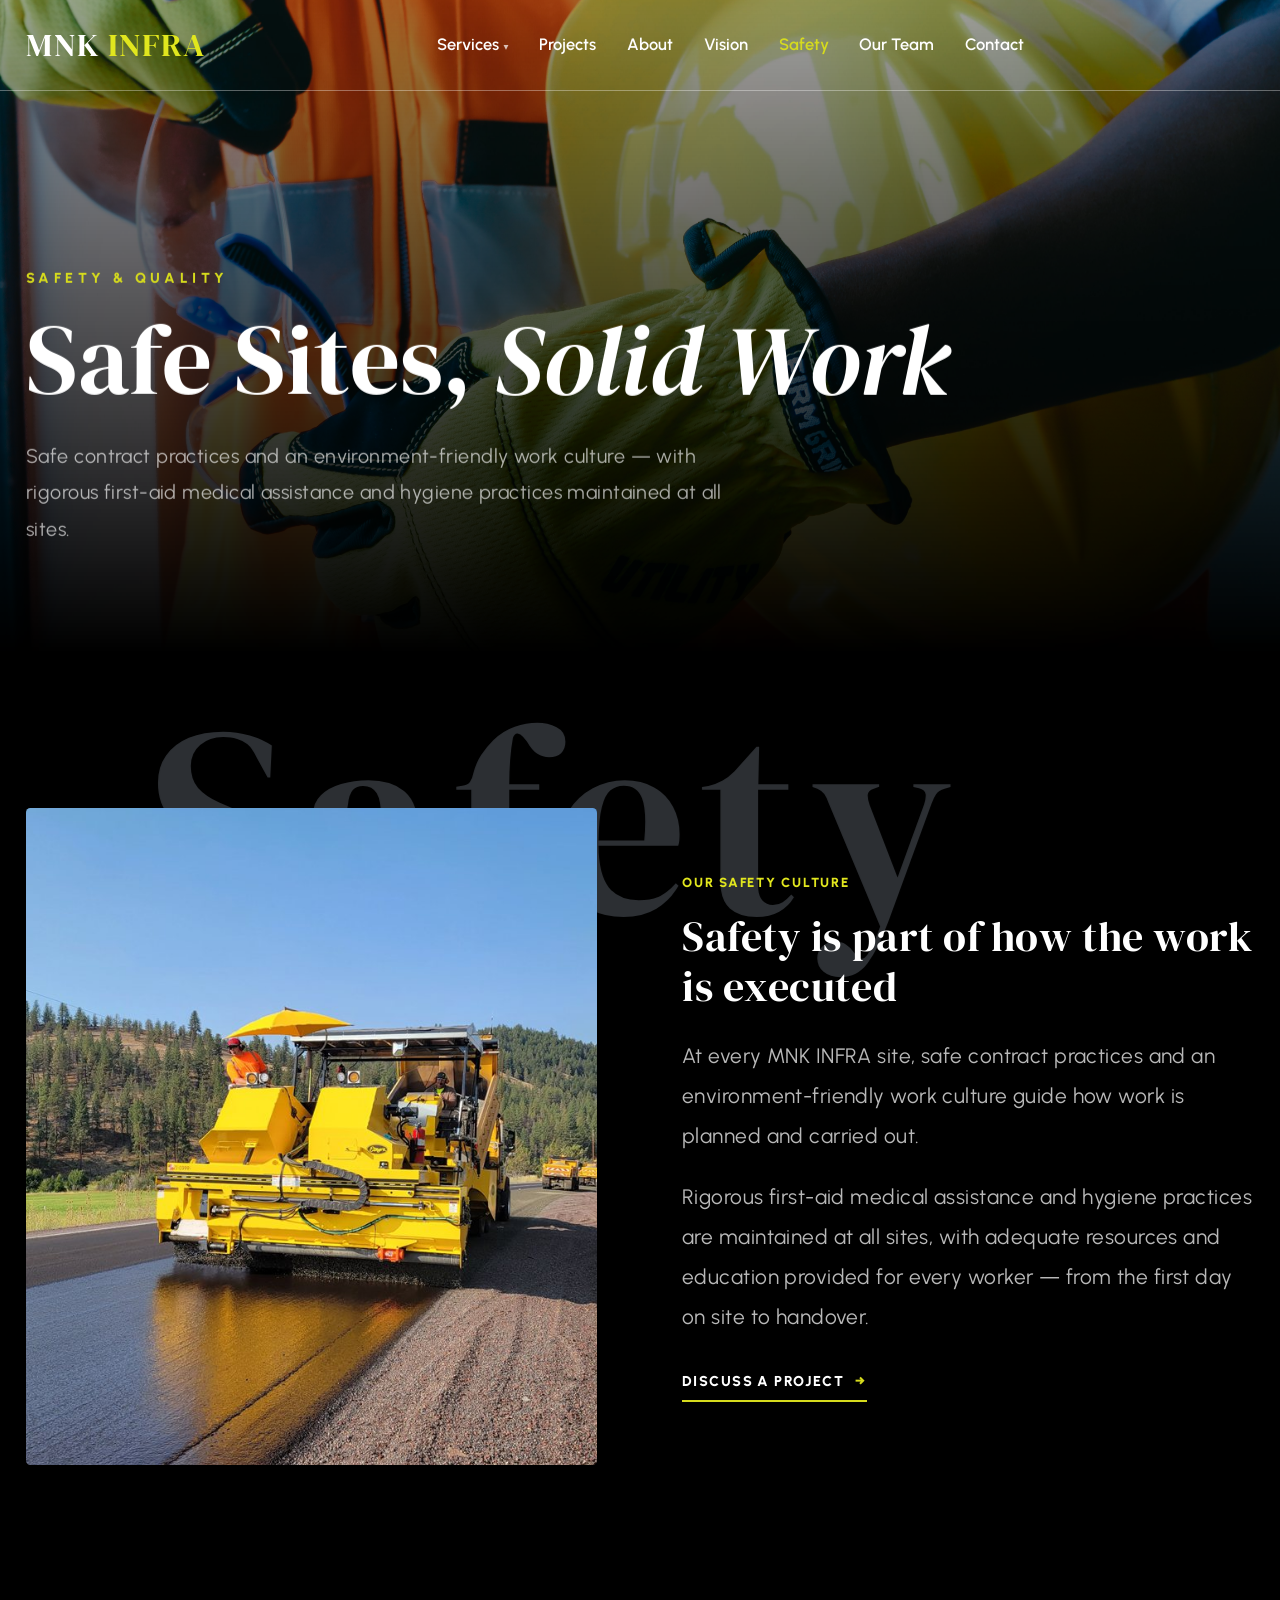
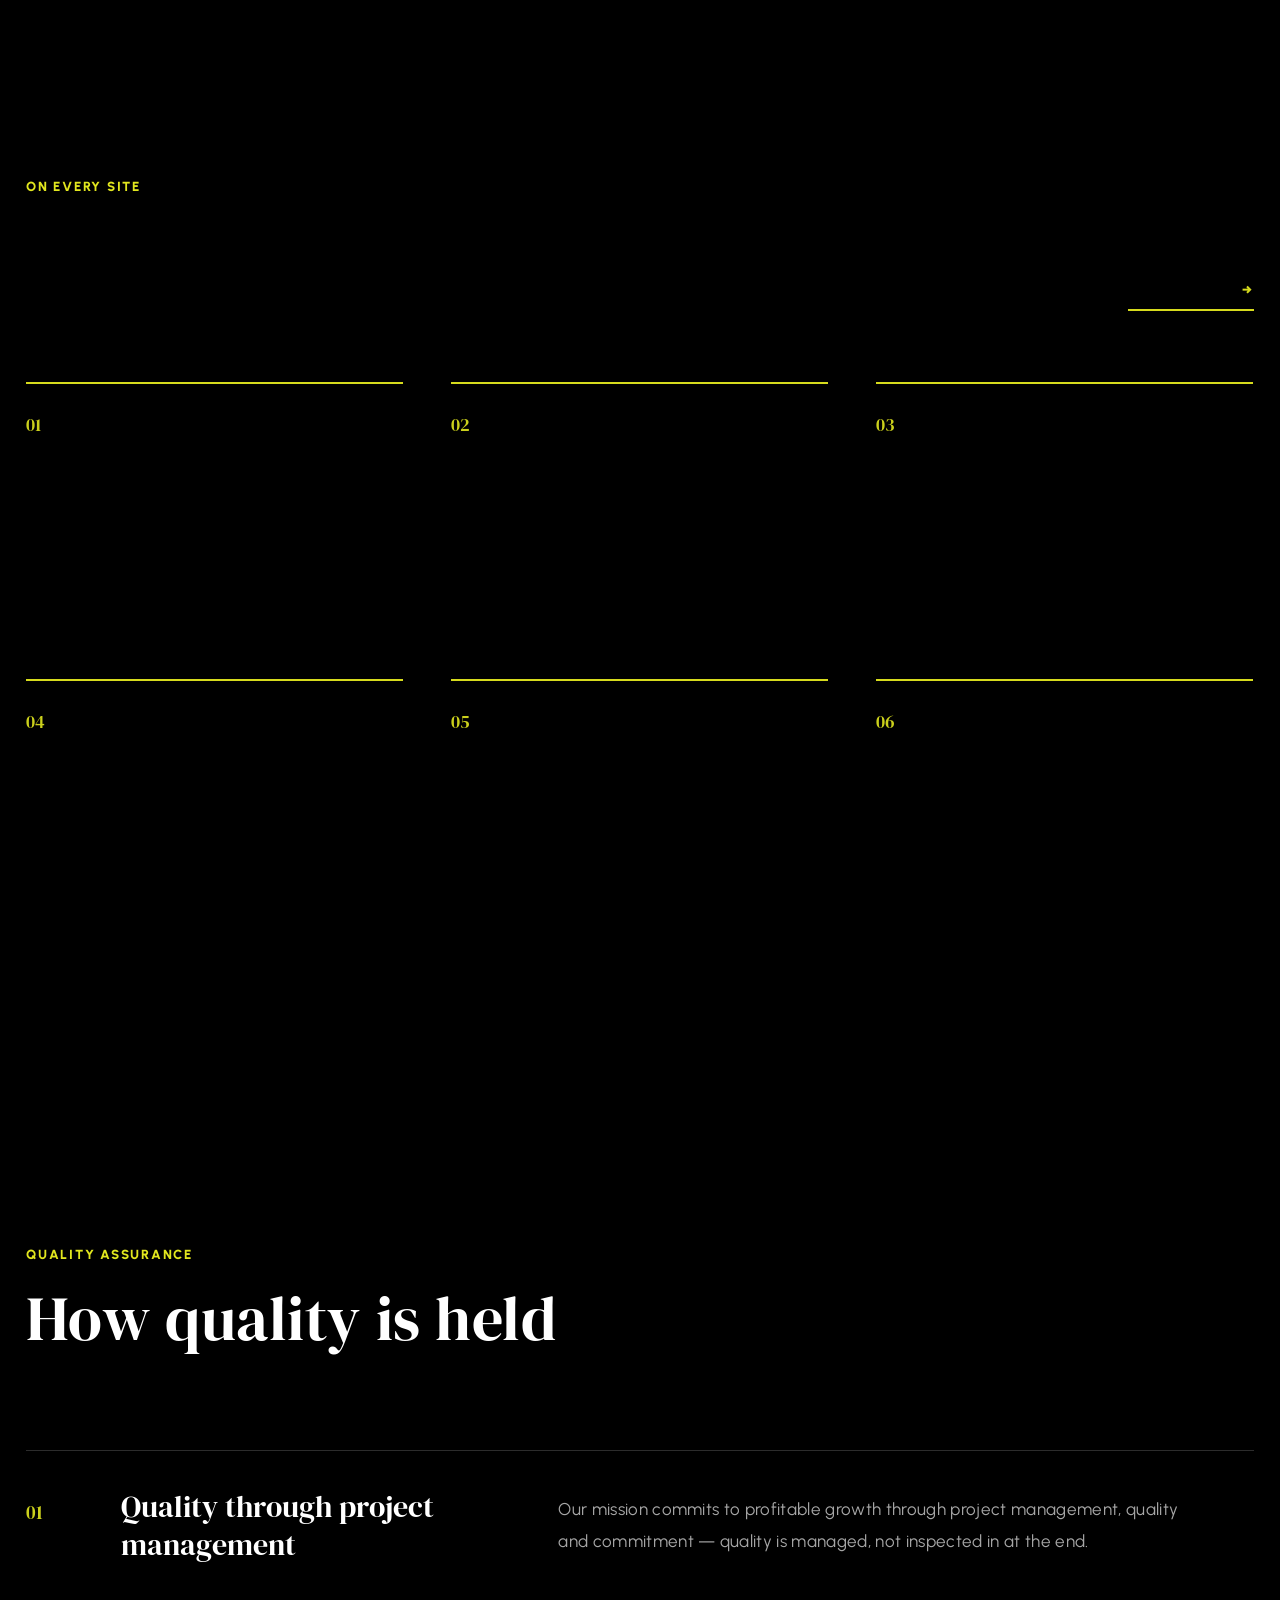
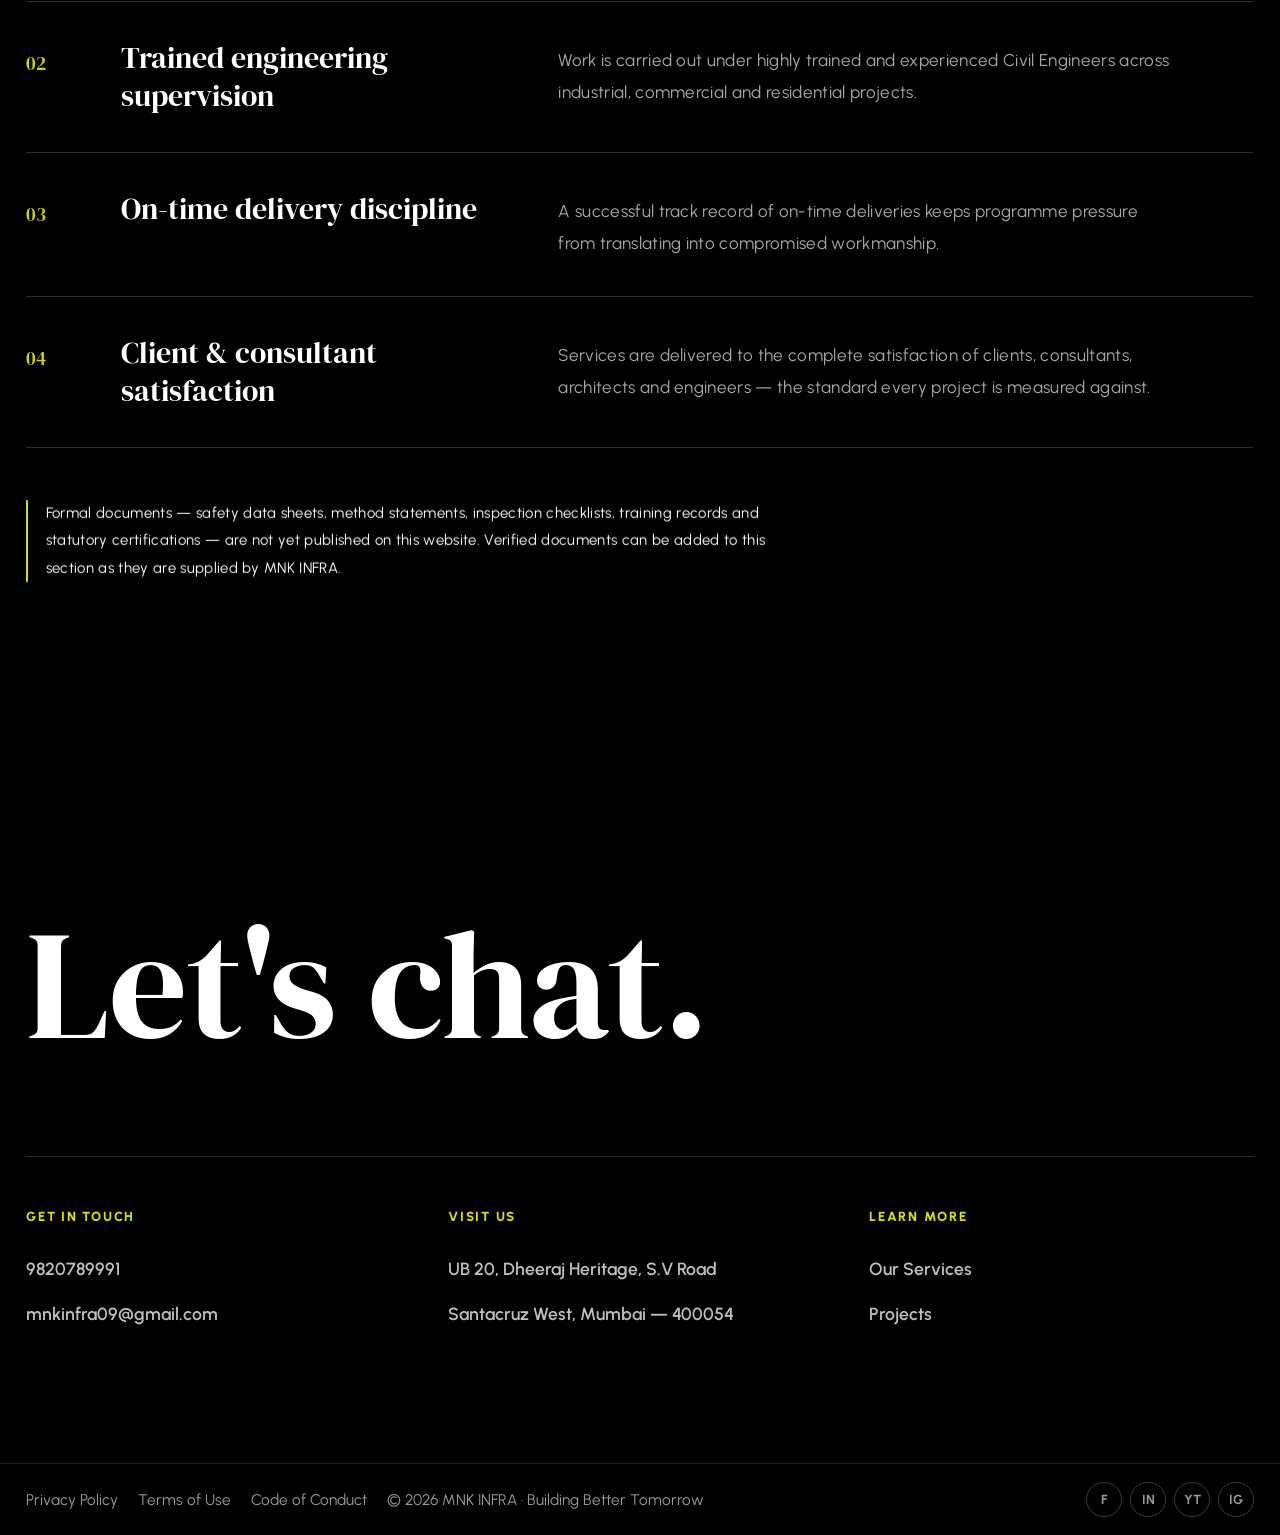
<file: safety.html>
<!DOCTYPE html>
<html lang="en">
<head>
  <meta charset="UTF-8">
  <meta name="viewport" content="width=device-width, initial-scale=1.0">
  <title>Safety — MNK INFRA</title>
  <meta name="description" content="MNK INFRA safety standards — safe contract practices, first-aid medical assistance, hygiene practices, worker education and an environment-friendly work culture at all sites.">
  <link rel="icon" href="data:image/svg+xml,<svg xmlns='http://www.w3.org/2000/svg' viewBox='0 0 100 100'><rect width='100' height='100' rx='14' fill='%23000000'/><text x='50' y='70' font-size='56' font-family='Georgia' font-weight='bold' fill='%23d6db1d' text-anchor='middle'>M</text></svg>">
  <link rel="preconnect" href="https://fonts.googleapis.com">
  <link rel="preconnect" href="https://fonts.gstatic.com" crossorigin>
  <link href="https://fonts.googleapis.com/css2?family=DM+Serif+Display:ital@0;1&family=Urbanist:wght@400;500;600;700;800&display=swap" rel="stylesheet">
  <link rel="stylesheet" href="css/style.css">
  <link rel="stylesheet" href="css/pages.css">
  <noscript>
    <style>.reveal{opacity:1 !important;transform:none !important}</style>
  </noscript>
</head>
<body class="color-black">

  <!-- ===== Header (overlay over hero, solid on scroll) ===== -->
  <header class="siteheader" id="siteheader">
    <div class="navbar">
      <div class="container navbar__inner">
        <button class="header-search" type="button" aria-label="Search">
          <svg width="20" height="20" viewBox="0 0 24 24" fill="none" stroke="currentColor" stroke-width="2.2" stroke-linecap="round"><circle cx="11" cy="11" r="7"/><path d="M21 21l-4.35-4.35"/></svg>
        </button>
        <a class="brand" href="index.html" aria-label="MNK Infra home">
          <span class="brand__text"><span class="brand__mnk">MNK</span> <em>INFRA</em></span>
        </a>

        <nav class="nav" id="nav" aria-label="Main">
          <ul class="nav__list">
            <li class="nav__item nav__item--sub">
              <a href="services.html">Services <span class="chev">&#9662;</span></a>
              <div class="submenu">
                <div class="submenu__col">
                  <p class="submenu__title">Buildings</p>
                  <a href="service.html?s=commercial-buildings">Commercial Buildings</a>
                  <a href="service.html?s=residential-buildings">Residential Buildings</a>
                  <a href="service.html?s=multi-storey-buildings">Multi-Storey Buildings</a>
                  <a href="service.html?s=pre-engineered-structures">Pre-Engineered Structures</a>
                </div>
                <div class="submenu__col">
                  <p class="submenu__title">Civil &amp; Infrastructure</p>
                  <a href="service.html?s=road-construction">Road Construction</a>
                  <a href="service.html?s=earth-work-site-prep">Earth Work &amp; Site Prep</a>
                  <a href="service.html?s=waterproofing-insulation">Waterproofing &amp; Insulation</a>
                  <a href="service.html?s=hvac-plumbing-electrical">HVAC, Plumbing &amp; Electrical</a>
                </div>
              </div>
            </li>
            <li class="nav__item"><a href="projects.html">Projects</a></li>
            <li class="nav__item"><a href="about.html">About</a></li>
            <li class="nav__item"><a href="vision.html">Vision</a></li>
            <li class="nav__item"><a href="safety.html">Safety</a></li>
            <li class="nav__item"><a href="team.html">Our Team</a></li>
            <li class="nav__item"><a href="contact.html">Contact</a></li>
          </ul>
          <a class="btn btn--lime nav__mobile-cta" href="contact.html">Build With Us</a>
        </nav>

        <a class="btn btn--lime navbar__cta" href="contact.html">Build With Us</a>

        <button class="burger" id="burger" type="button" aria-label="Open menu" aria-expanded="false">
          <span></span><span></span><span></span>
        </button>
      </div>
      <div class="scrollbar" aria-hidden="true"><span id="scrollbarFill"></span></div>
      </div>
      <div class="nav-backdrop" id="navBackdrop" aria-hidden="true"></div>
  </header>

  <main id="top">

    <!-- ===== PAGE HERO ===== -->
    <section class="phero phero--safety" data-panel="black">
      <div class="phero__media" data-heromedia aria-hidden="true"></div>
      <div class="phero__overlay" aria-hidden="true"></div>
      <div class="container phero__inner">
        <p class="hero__tag reveal">Safety &amp; Quality</p>
        <h1 class="phero__title reveal" style="--d:.15s">Safe Sites, <em>Solid Work</em></h1>
        <p class="phero__lede reveal" style="--d:.3s">Safe contract practices and an environment-friendly work culture — with rigorous first-aid medical assistance and hygiene practices maintained at all sites.</p>
      </div>
    </section>

    <!-- ===== SAFETY APPROACH — black ===== -->
    <section class="psec psec--giant panel" data-panel="black">
      <div class="giant" data-giant data-giant-speed="480" aria-hidden="true">Safety</div>

      <div class="container split__grid">
        <div class="split__media reveal">
          <div class="frame frame--tall"><img data-imgparallax src="images/road-construction.jpg" alt="Construction site works" loading="lazy"></div>
        </div>
        <div class="split__body reveal" style="--d:.15s">
          <p class="eyebrow">Our Safety Culture</p>
          <h2 class="ptitle ptitle--sm">Safety is part of how the work is executed</h2>
          <p class="plede">At every MNK INFRA site, safe contract practices and an environment-friendly work culture guide how work is planned and carried out.</p>
          <p class="plede">Rigorous first-aid medical assistance and hygiene practices are maintained at all sites, with adequate resources and education provided for every worker — from the first day on site to handover.</p>
          <a class="link-arrow" href="contact.html" style="margin-top: 30px;">Discuss A Project <span>&rarr;</span></a>
        </div>
      </div>
    </section>

    <!-- ===== PRACTICES — white ===== -->
    <section class="psec panel" data-panel="white">
      <div class="container">
        <div class="news__head">
          <div class="reveal">
            <p class="eyebrow">On Every Site</p>
            <h2 class="ptitle">Safety practices</h2>
          </div>
          <a class="link-arrow reveal" style="--d:.15s" href="vision.html">Our Values <span>&rarr;</span></a>
        </div>

        <div class="vgrid" data-stagger>
          <div class="vcard reveal">
            <span class="vcard__num">01</span>
            <h3>Safe Contract Practices</h3>
            <p>Work is contracted and executed with safe practices defined for each site, so responsibilities are clear before execution begins.</p>
          </div>
          <div class="vcard reveal">
            <span class="vcard__num">02</span>
            <h3>First-Aid Medical Assistance</h3>
            <p>Rigorous first-aid medical assistance is maintained at all sites for immediate response to incidents.</p>
          </div>
          <div class="vcard reveal">
            <span class="vcard__num">03</span>
            <h3>Hygiene Practices</h3>
            <p>Hygiene practices are upheld across sites as a routine part of daily construction work.</p>
          </div>
          <div class="vcard reveal">
            <span class="vcard__num">04</span>
            <h3>Worker Education</h3>
            <p>Adequate resources and education are provided for every worker, so safe behaviour is understood rather than assumed.</p>
          </div>
          <div class="vcard reveal">
            <span class="vcard__num">05</span>
            <h3>Environment-Friendly Work Culture</h3>
            <p>An environment-friendly work culture shapes how materials, waste and site activities are handled.</p>
          </div>
          <div class="vcard reveal">
            <span class="vcard__num">06</span>
            <h3>Supervised Execution</h3>
            <p>Trained civil engineers and supervisors oversee day-to-day work, keeping quality, schedule and safety aligned on site.</p>
          </div>
        </div>
      </div>
    </section>

    <!-- ===== QUALITY ASSURANCE — black ===== -->
    <section class="psec panel" data-panel="black">
      <div class="container">
        <div class="news__head">
          <div class="reveal">
            <p class="eyebrow">Quality Assurance</p>
            <h2 class="ptitle">How quality is held</h2>
          </div>
        </div>

        <div class="idx">
          <div class="idx__row reveal">
            <span class="idx__num">01</span>
            <h3 class="idx__name">Quality through project management</h3>
            <p class="idx__desc">Our mission commits to profitable growth through project management, quality and commitment — quality is managed, not inspected in at the end.</p>
            <span class="idx__arrow"></span>
          </div>
          <div class="idx__row reveal">
            <span class="idx__num">02</span>
            <h3 class="idx__name">Trained engineering supervision</h3>
            <p class="idx__desc">Work is carried out under highly trained and experienced Civil Engineers across industrial, commercial and residential projects.</p>
            <span class="idx__arrow"></span>
          </div>
          <div class="idx__row reveal">
            <span class="idx__num">03</span>
            <h3 class="idx__name">On-time delivery discipline</h3>
            <p class="idx__desc">A successful track record of on-time deliveries keeps programme pressure from translating into compromised workmanship.</p>
            <span class="idx__arrow"></span>
          </div>
          <div class="idx__row reveal">
            <span class="idx__num">04</span>
            <h3 class="idx__name">Client &amp; consultant satisfaction</h3>
            <p class="idx__desc">Services are delivered to the complete satisfaction of clients, consultants, architects and engineers — the standard every project is measured against.</p>
            <span class="idx__arrow"></span>
          </div>
        </div>

        <p class="note reveal" style="margin-top: clamp(34px, 4vw, 48px);">Formal documents — safety data sheets, method statements, inspection checklists, training records and statutory certifications — are not yet published on this website. Verified documents can be added to this section as they are supplied by MNK INFRA.</p>
      </div>
    </section>

    <!-- ===== CTA — black ===== -->
    <section class="cta panel" data-panel="black">
      <div class="container">
        <h2 class="cta__title reveal"><a href="contact.html">Let's chat.</a></h2>
        <div class="cta__cols" data-stagger>
          <div class="reveal">
            <p class="cta__label">Get In Touch</p>
            <a href="tel:+919820789991">9820789991</a>
            <a href="mailto:mnkinfra09@gmail.com">mnkinfra09@gmail.com</a>
          </div>
          <div class="reveal">
            <p class="cta__label">Visit Us</p>
            <a href="contact.html">UB 20, Dheeraj Heritage, S.V Road</a>
            <a href="contact.html">Santacruz West, Mumbai — 400054</a>
          </div>
          <div class="reveal">
            <p class="cta__label">Learn More</p>
            <a href="services.html">Our Services</a>
            <a href="projects.html">Projects</a>
          </div>
        </div>
      </div>
    </section>

  </main>

  <!-- ===== Footer ===== -->
  <footer class="footer">
    <div class="container footer__inner">
      <nav class="footer__links" aria-label="Footer">
        <a href="contact.html">Privacy Policy</a>
        <a href="contact.html">Terms of Use</a>
        <a href="contact.html">Code of Conduct</a>
        <span>&copy; 2026 MNK INFRA · Building Better Tomorrow</span>
      </nav>
      <div class="footer__social">
        <a href="contact.html" aria-label="Facebook">f</a>
        <a href="contact.html" aria-label="LinkedIn">in</a>
        <a href="contact.html" aria-label="YouTube">yt</a>
        <a href="contact.html" aria-label="Instagram">ig</a>
      </div>
    </div>
  </footer>

  <script src="js/main.js"></script>
</body>
</html>
</file>
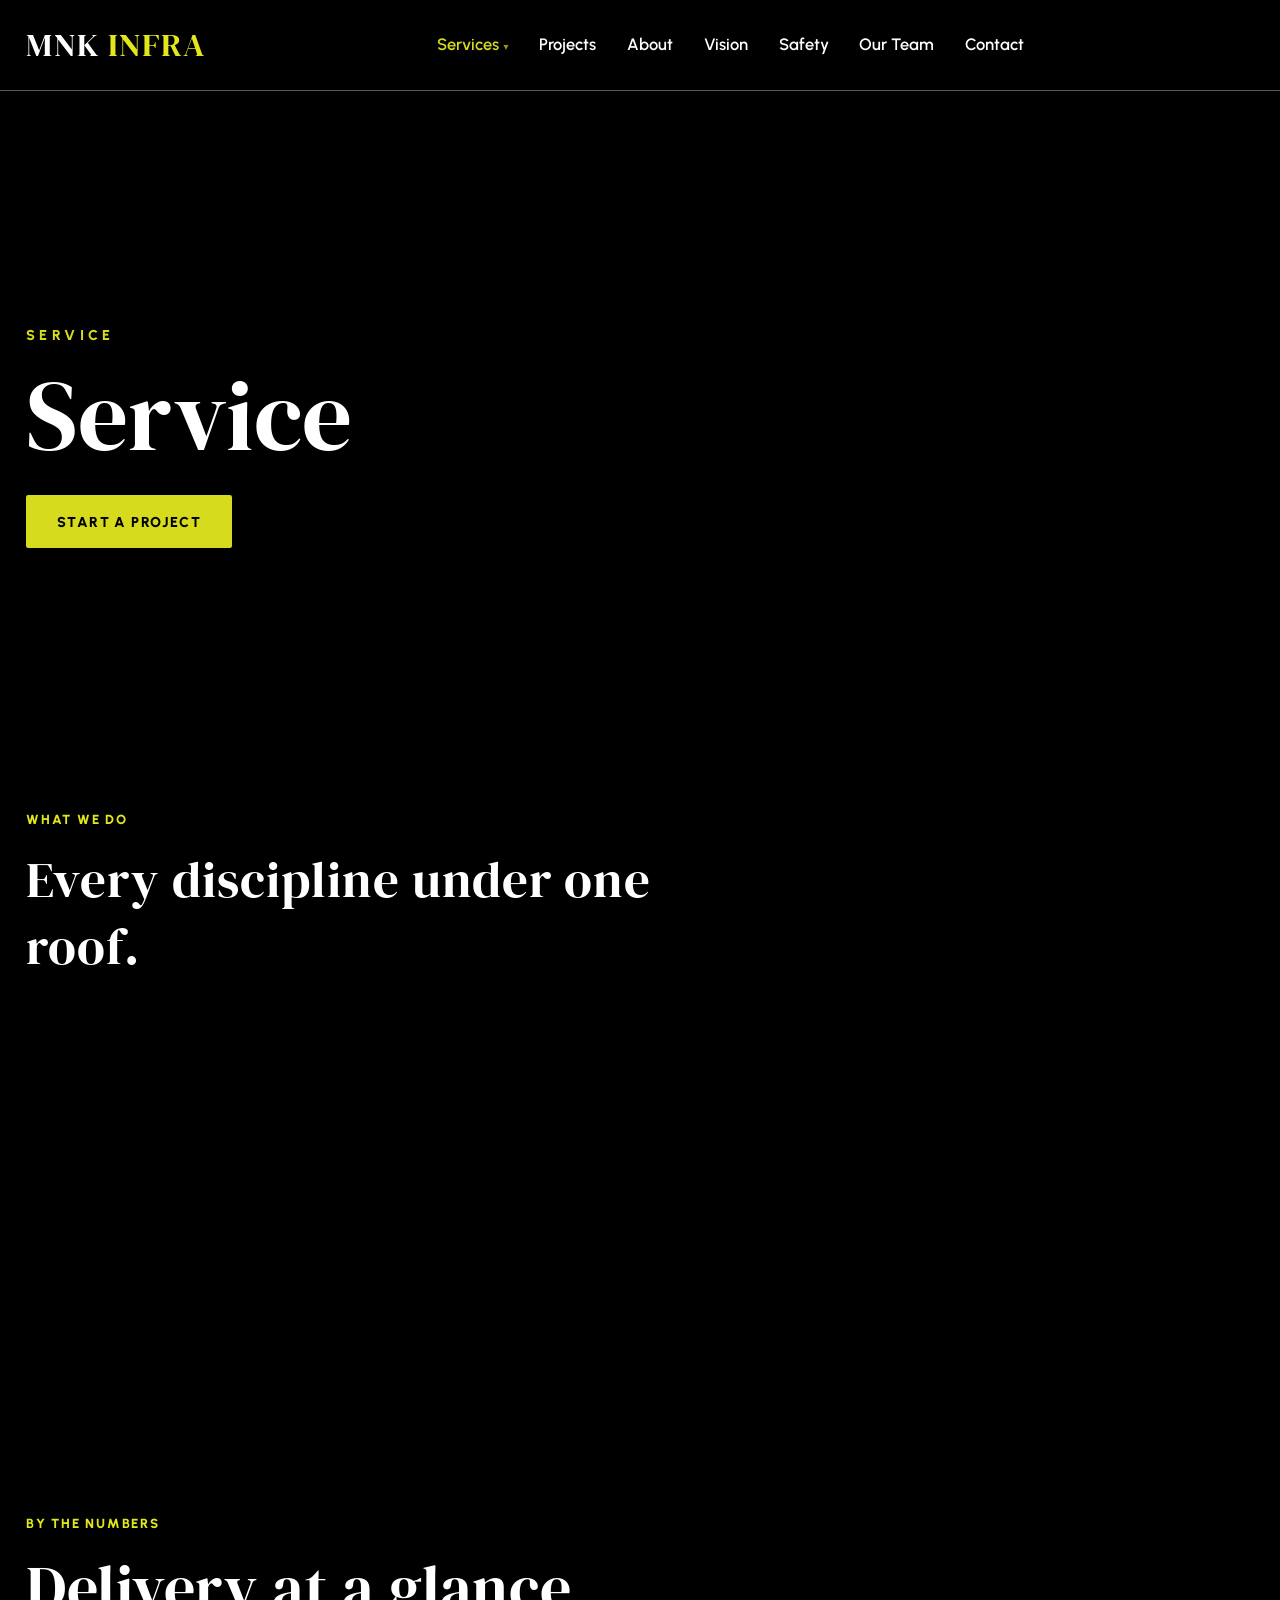
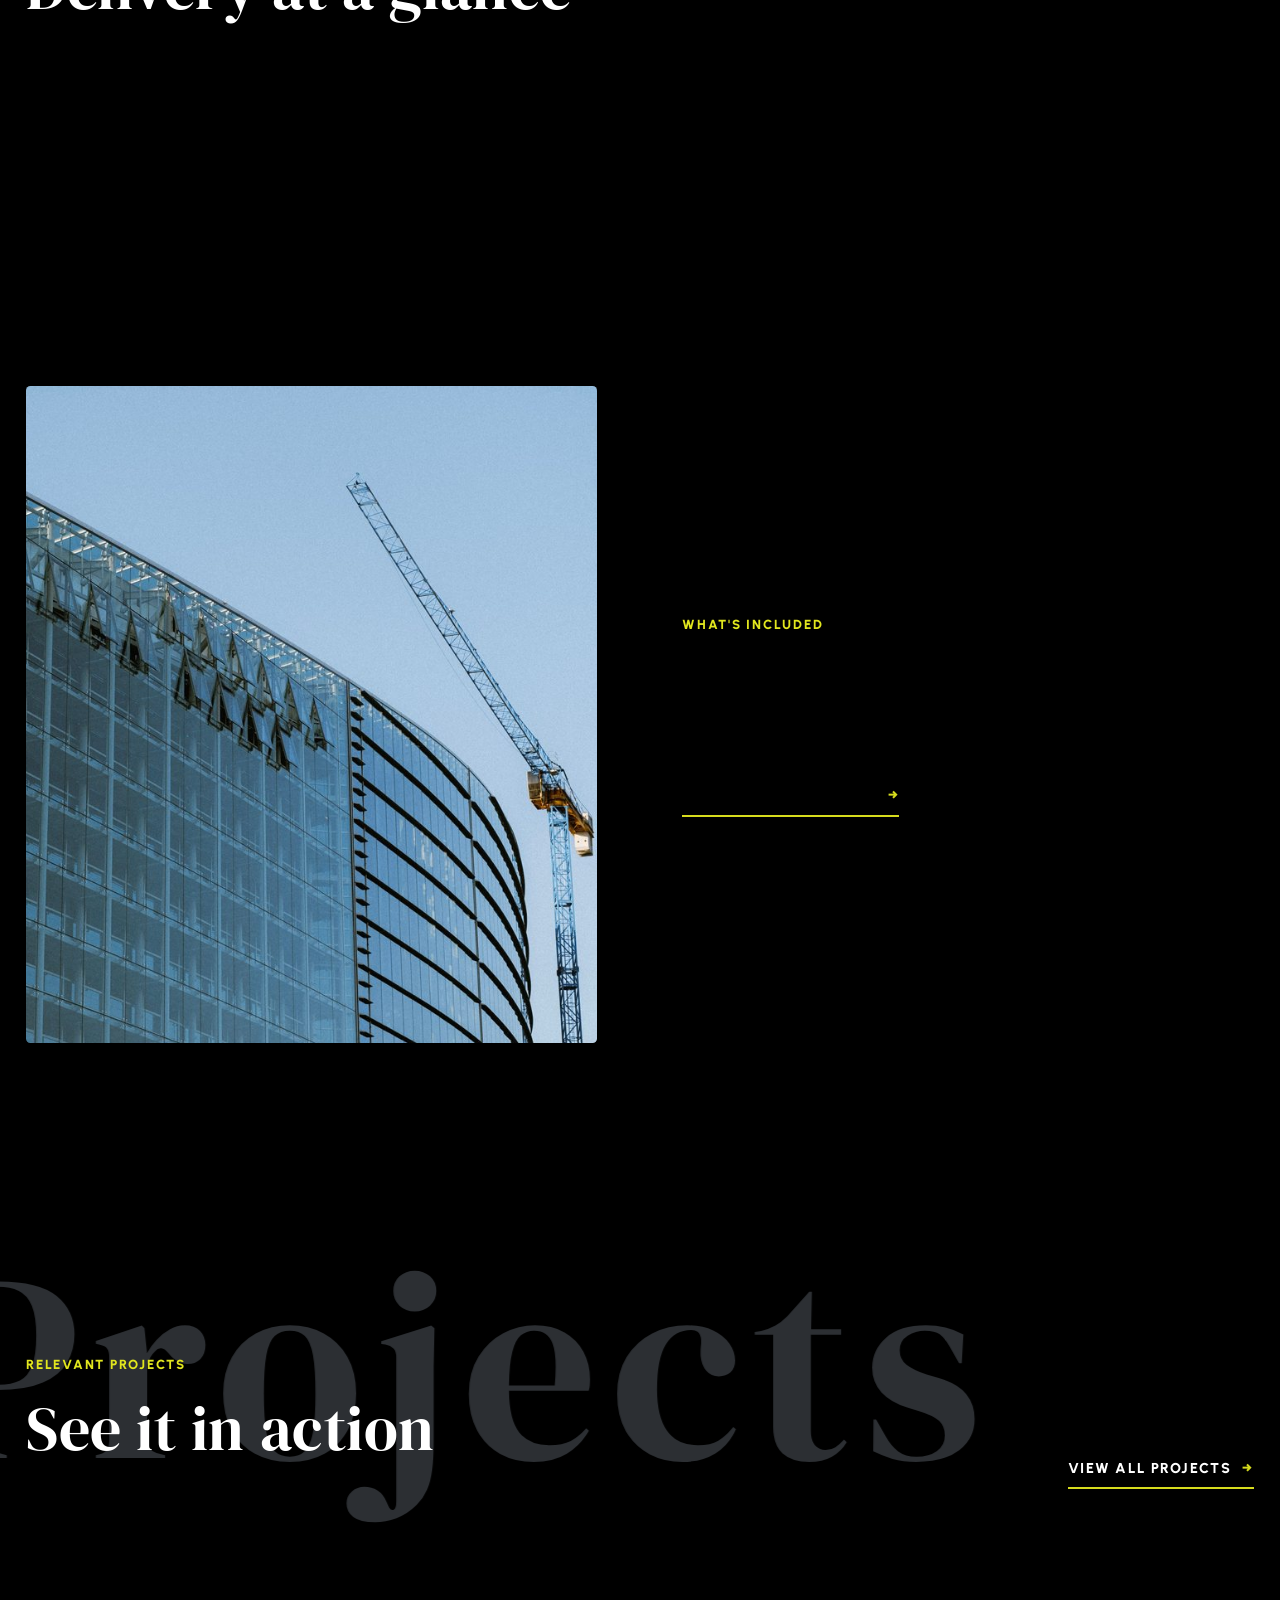
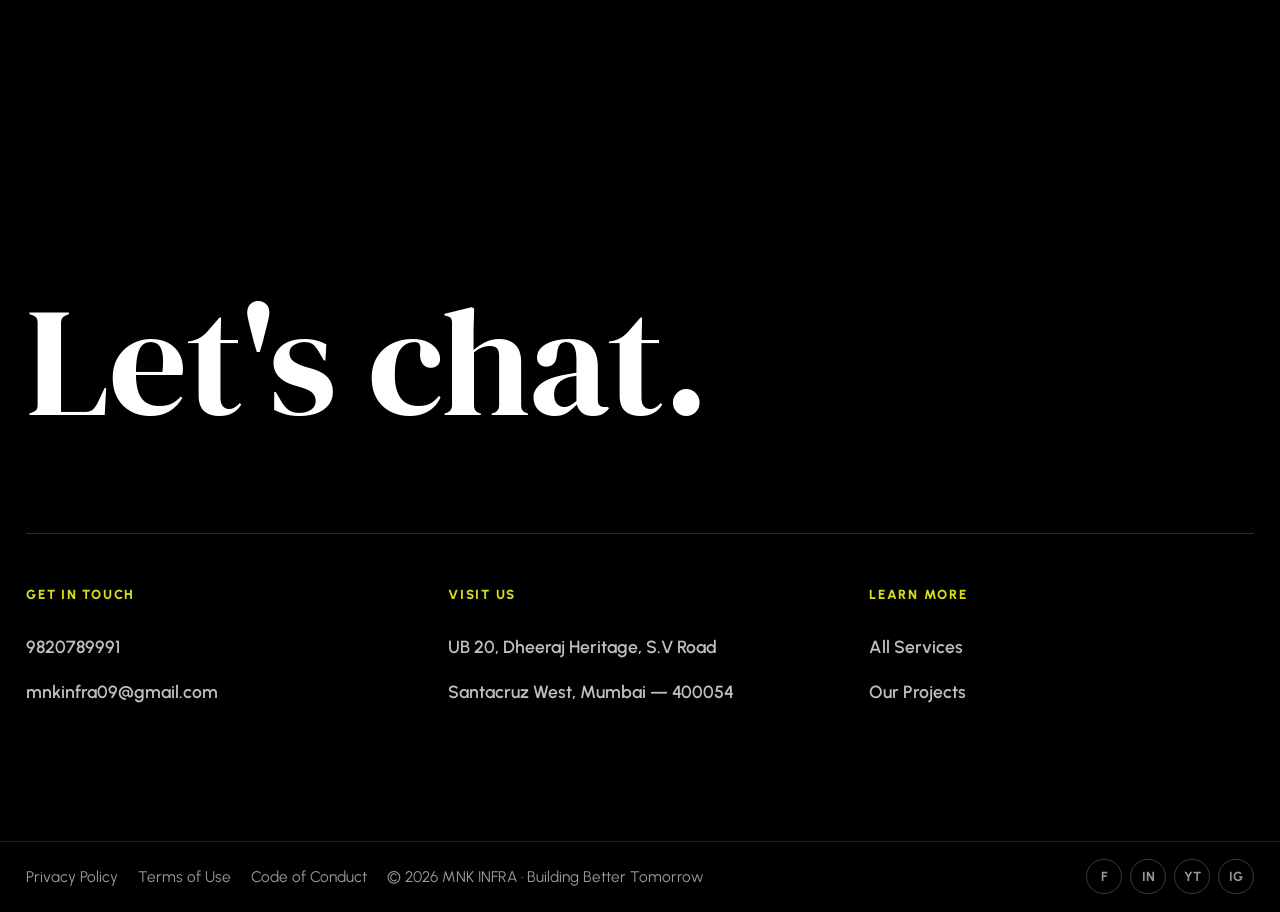
<file: service.html>
<!DOCTYPE html>
<html lang="en">
<head>
  <meta charset="UTF-8">
  <meta name="viewport" content="width=device-width, initial-scale=1.0">
  <title>Service — MNK INFRA</title>
  <meta name="description" content="MNK INFRA service detail — scope, delivery approach and related projects.">
  <link rel="icon" href="data:image/svg+xml,<svg xmlns='http://www.w3.org/2000/svg' viewBox='0 0 100 100'><rect width='100' height='100' rx='14' fill='%23000000'/><text x='50' y='70' font-size='56' font-family='Georgia' font-weight='bold' fill='%23d6db1d' text-anchor='middle'>M</text></svg>">
  <link rel="preconnect" href="https://fonts.googleapis.com">
  <link rel="preconnect" href="https://fonts.gstatic.com" crossorigin>
  <link href="https://fonts.googleapis.com/css2?family=DM+Serif+Display:ital@0;1&family=Urbanist:wght@400;500;600;700;800&display=swap" rel="stylesheet">
  <link rel="stylesheet" href="css/style.css">
  <link rel="stylesheet" href="css/pages.css">
  <noscript>
    <style>.reveal{opacity:1 !important;transform:none !important}</style>
  </noscript>
</head>
<body class="color-black">

  <!-- ===== Header ===== -->
  <header class="siteheader" id="siteheader">
    <div class="navbar">
      <div class="container navbar__inner">
        <button class="header-search" type="button" aria-label="Search">
          <svg width="20" height="20" viewBox="0 0 24 24" fill="none" stroke="currentColor" stroke-width="2.2" stroke-linecap="round"><circle cx="11" cy="11" r="7"/><path d="M21 21l-4.35-4.35"/></svg>
        </button>
        <a class="brand" href="index.html" aria-label="MNK Infra home">
          <span class="brand__text"><span class="brand__mnk">MNK</span> <em>INFRA</em></span>
        </a>

        <nav class="nav" id="nav" aria-label="Main">
          <ul class="nav__list">
            <li class="nav__item nav__item--sub">
              <a href="services.html">Services <span class="chev">&#9662;</span></a>
              <div class="submenu">
                <div class="submenu__col">
                  <p class="submenu__title">Buildings</p>
                  <a href="service.html?s=commercial-buildings">Commercial Buildings</a>
                  <a href="service.html?s=residential-buildings">Residential Buildings</a>
                  <a href="service.html?s=multi-storey-buildings">Multi-Storey Buildings</a>
                  <a href="service.html?s=pre-engineered-structures">Pre-Engineered Structures</a>
                </div>
                <div class="submenu__col">
                  <p class="submenu__title">Civil &amp; Infrastructure</p>
                  <a href="service.html?s=road-construction">Road Construction</a>
                  <a href="service.html?s=earth-work-site-prep">Earth Work &amp; Site Prep</a>
                  <a href="service.html?s=waterproofing-insulation">Waterproofing &amp; Insulation</a>
                  <a href="service.html?s=hvac-plumbing-electrical">HVAC, Plumbing &amp; Electrical</a>
                </div>
              </div>
            </li>
            <li class="nav__item"><a href="projects.html">Projects</a></li>
            <li class="nav__item"><a href="about.html">About</a></li>
            <li class="nav__item"><a href="vision.html">Vision</a></li>
            <li class="nav__item"><a href="safety.html">Safety</a></li>
            <li class="nav__item"><a href="team.html">Our Team</a></li>
            <li class="nav__item"><a href="contact.html">Contact</a></li>
          </ul>
          <a class="btn btn--lime nav__mobile-cta" href="contact.html">Build With Us</a>
        </nav>

        <a class="btn btn--lime navbar__cta" href="contact.html">Build With Us</a>

        <button class="burger" id="burger" type="button" aria-label="Open menu" aria-expanded="false">
          <span></span><span></span><span></span>
        </button>
      </div>
      <div class="scrollbar" aria-hidden="true"><span id="scrollbarFill"></span></div>
      </div>
      <div class="nav-backdrop" id="navBackdrop" aria-hidden="true"></div>
  </header>

  <main id="top">

    <!-- ===== SERVICE HERO ===== -->
    <section class="phero phero--service" data-panel="black">
      <div class="phero__media" data-heromedia data-detail-media aria-hidden="true"></div>
      <div class="phero__overlay" aria-hidden="true"></div>
      <div class="container phero__inner">
        <p class="hero__tag reveal" data-detail-group>Service</p>
        <h1 class="phero__title reveal" style="--d:.15s" data-detail-title>Service</h1>
        <p class="phero__lede reveal" style="--d:.3s" data-detail-lede></p>
        <div class="reveal" style="--d:.45s">
          <a class="btn btn--lime" href="contact.html">Start A Project</a>
        </div>
      </div>
    </section>

    <!-- ===== INTRO — black ===== -->
    <section class="intro panel" data-panel="black">
      <div class="container intro__grid">
        <div class="reveal">
          <p class="eyebrow" data-detail-eyebrow>What We Do</p>
          <h2 class="intro__title" data-detail-intro-title>Every discipline under one roof.</h2>
        </div>
        <div class="intro__copy reveal" style="--d:.2s">
          <p data-detail-intro></p>
        </div>
      </div>
    </section>

    <!-- ===== SECTIONS — white ===== -->
    <section class="psec panel" data-panel="white" data-detail-sections-wrap>
      <div class="container" data-detail-sections></div>
    </section>

    <!-- ===== BY THE NUMBERS — black ===== -->
    <section class="psec panel" data-panel="black">
      <div class="container">
        <div class="reveal">
          <p class="eyebrow">By The Numbers</p>
          <h2 class="ptitle">Delivery at a glance</h2>
        </div>
        <div class="stats__grid" style="margin-top: clamp(30px, 4vw, 48px);" data-detail-stats data-stagger></div>
      </div>
    </section>

    <!-- ===== SCOPE — white ===== -->
    <section class="psec panel" data-panel="white">
      <div class="container split__grid">
        <div class="split__media reveal">
          <div class="frame frame--tall"><img data-imgparallax data-detail-scope-image src="images/commercial.jpg" alt="" loading="lazy"></div>
        </div>
        <div class="split__body reveal" style="--d:.15s">
          <p class="eyebrow">What's Included</p>
          <h2 class="ptitle ptitle--sm">Scope of work</h2>
          <ul class="ticklist" data-detail-scope style="margin-top: clamp(20px, 3vw, 32px);"></ul>
          <a class="link-arrow" href="contact.html" style="margin-top: clamp(28px, 4vw, 40px);">Discuss Your Project <span>&rarr;</span></a>
        </div>
      </div>
    </section>

    <!-- ===== RELEVANT PROJECTS — black ===== -->
    <section class="psec psec--giant panel" data-panel="black">
      <div class="giant" data-giant data-giant-speed="480" aria-hidden="true">Projects</div>
      <div class="container">
        <div class="news__head">
          <div class="reveal">
            <p class="eyebrow">Relevant Projects</p>
            <h2 class="ptitle">See it in action</h2>
          </div>
          <a class="link-arrow reveal" style="--d:.15s" href="projects.html">View All Projects <span>&rarr;</span></a>
        </div>
        <div class="pgrid" style="margin-top: clamp(34px, 4vw, 56px);" data-detail-related></div>
      </div>
    </section>

    <!-- ===== CTA — black ===== -->
    <section class="cta panel" data-panel="black">
      <div class="container">
        <h2 class="cta__title reveal"><a href="contact.html">Let's chat.</a></h2>
        <div class="cta__cols" data-stagger>
          <div class="reveal">
            <p class="cta__label">Get In Touch</p>
            <a href="tel:+919820789991">9820789991</a>
            <a href="mailto:mnkinfra09@gmail.com">mnkinfra09@gmail.com</a>
          </div>
          <div class="reveal">
            <p class="cta__label">Visit Us</p>
            <a href="contact.html">UB 20, Dheeraj Heritage, S.V Road</a>
            <a href="contact.html">Santacruz West, Mumbai — 400054</a>
          </div>
          <div class="reveal">
            <p class="cta__label">Learn More</p>
            <a href="services.html">All Services</a>
            <a href="projects.html">Our Projects</a>
          </div>
        </div>
      </div>
    </section>

  </main>

  <!-- ===== Footer ===== -->
  <footer class="footer">
    <div class="container footer__inner">
      <nav class="footer__links" aria-label="Footer">
        <a href="contact.html">Privacy Policy</a>
        <a href="contact.html">Terms of Use</a>
        <a href="contact.html">Code of Conduct</a>
        <span>&copy; 2026 MNK INFRA · Building Better Tomorrow</span>
      </nav>
      <div class="footer__social">
        <a href="contact.html" aria-label="Facebook">f</a>
        <a href="contact.html" aria-label="LinkedIn">in</a>
        <a href="contact.html" aria-label="YouTube">yt</a>
        <a href="contact.html" aria-label="Instagram">ig</a>
      </div>
    </div>
  </footer>

  <script src="js/site-data.js"></script>
  <script src="js/main.js"></script>
</body>
</html>
</file>
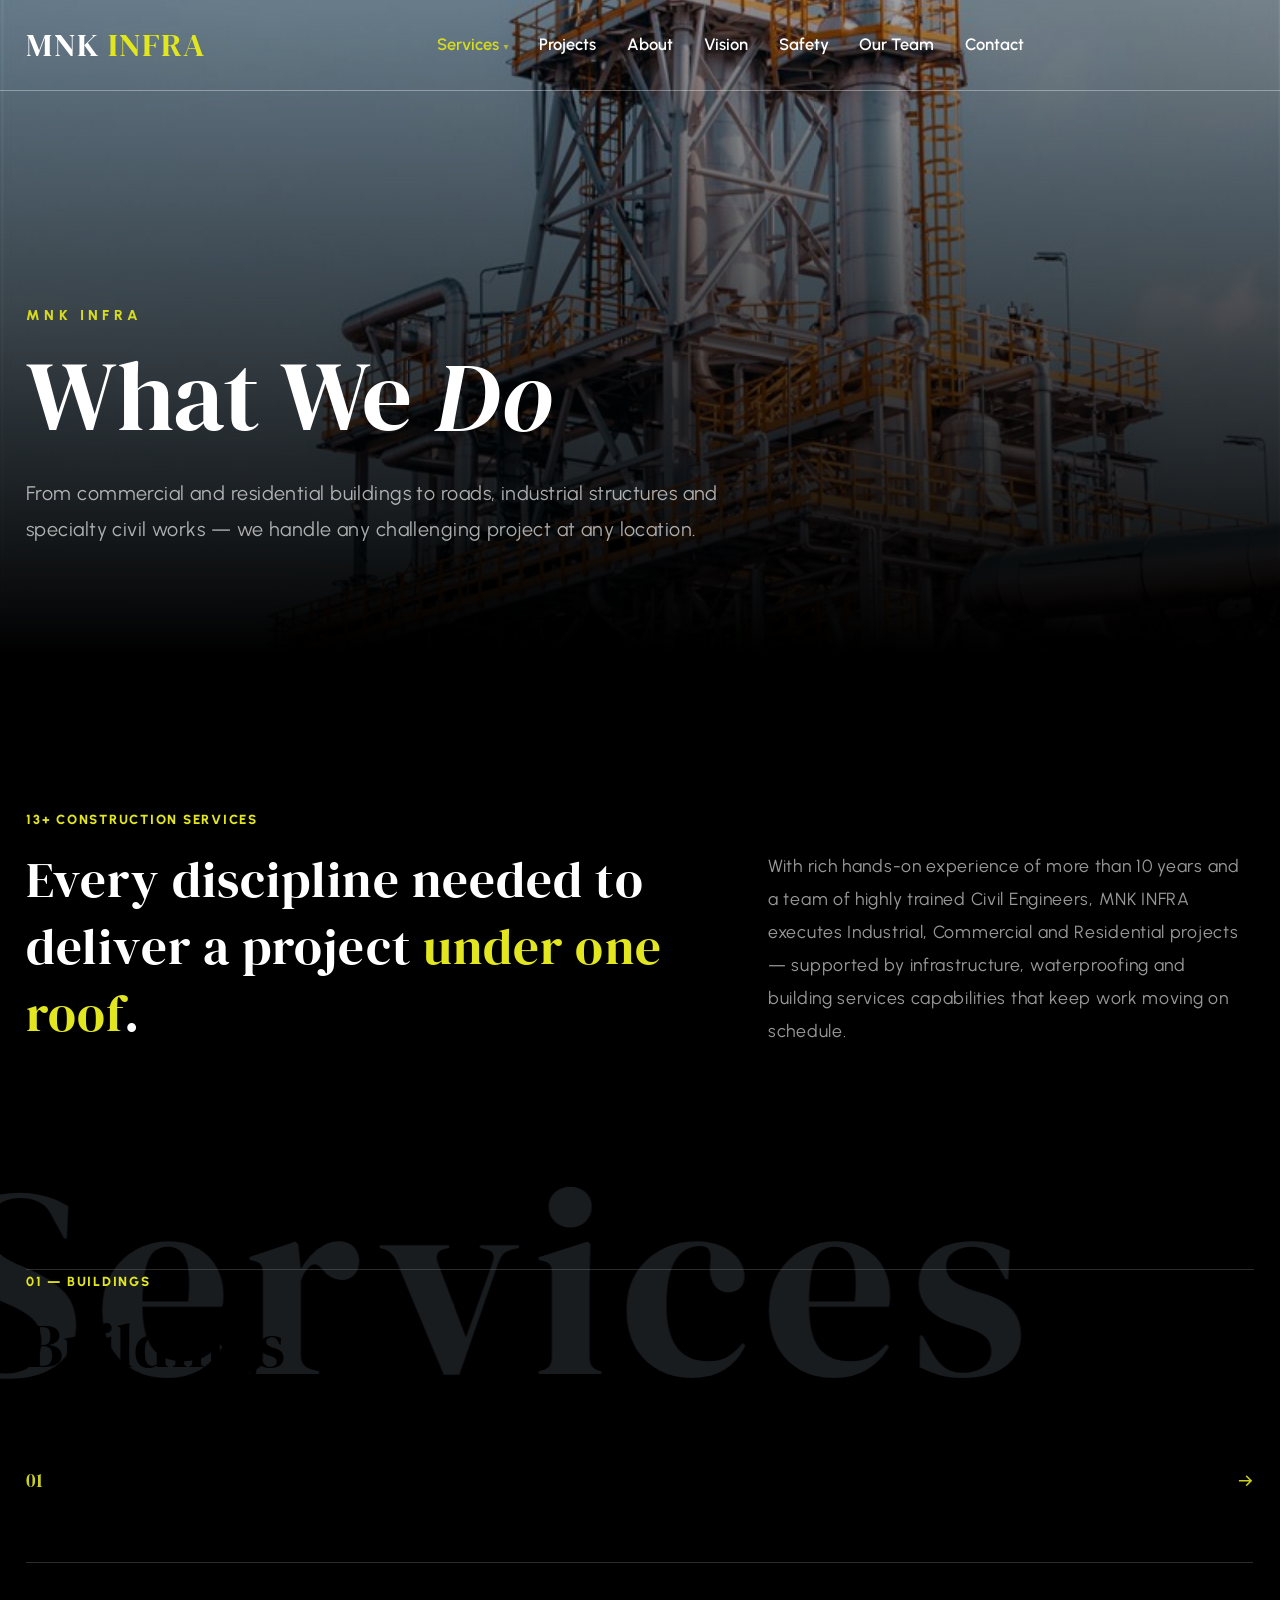
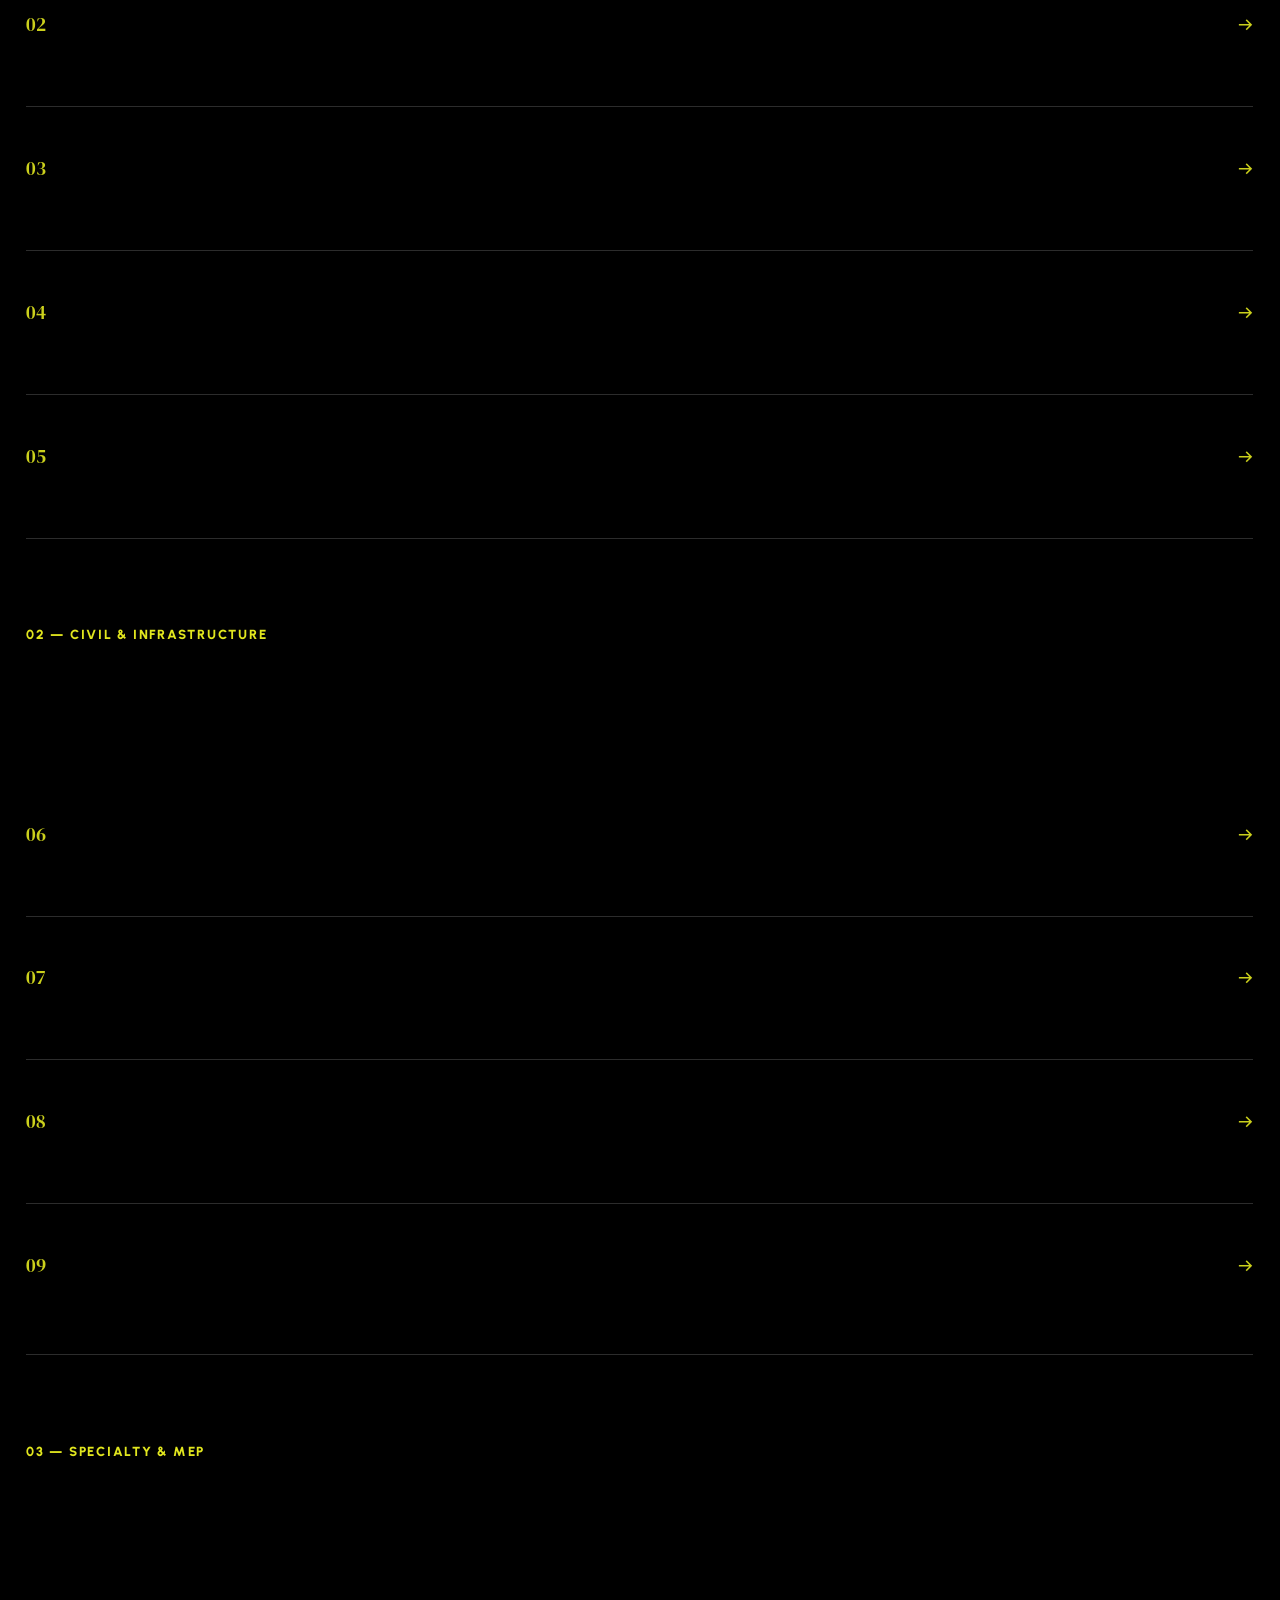
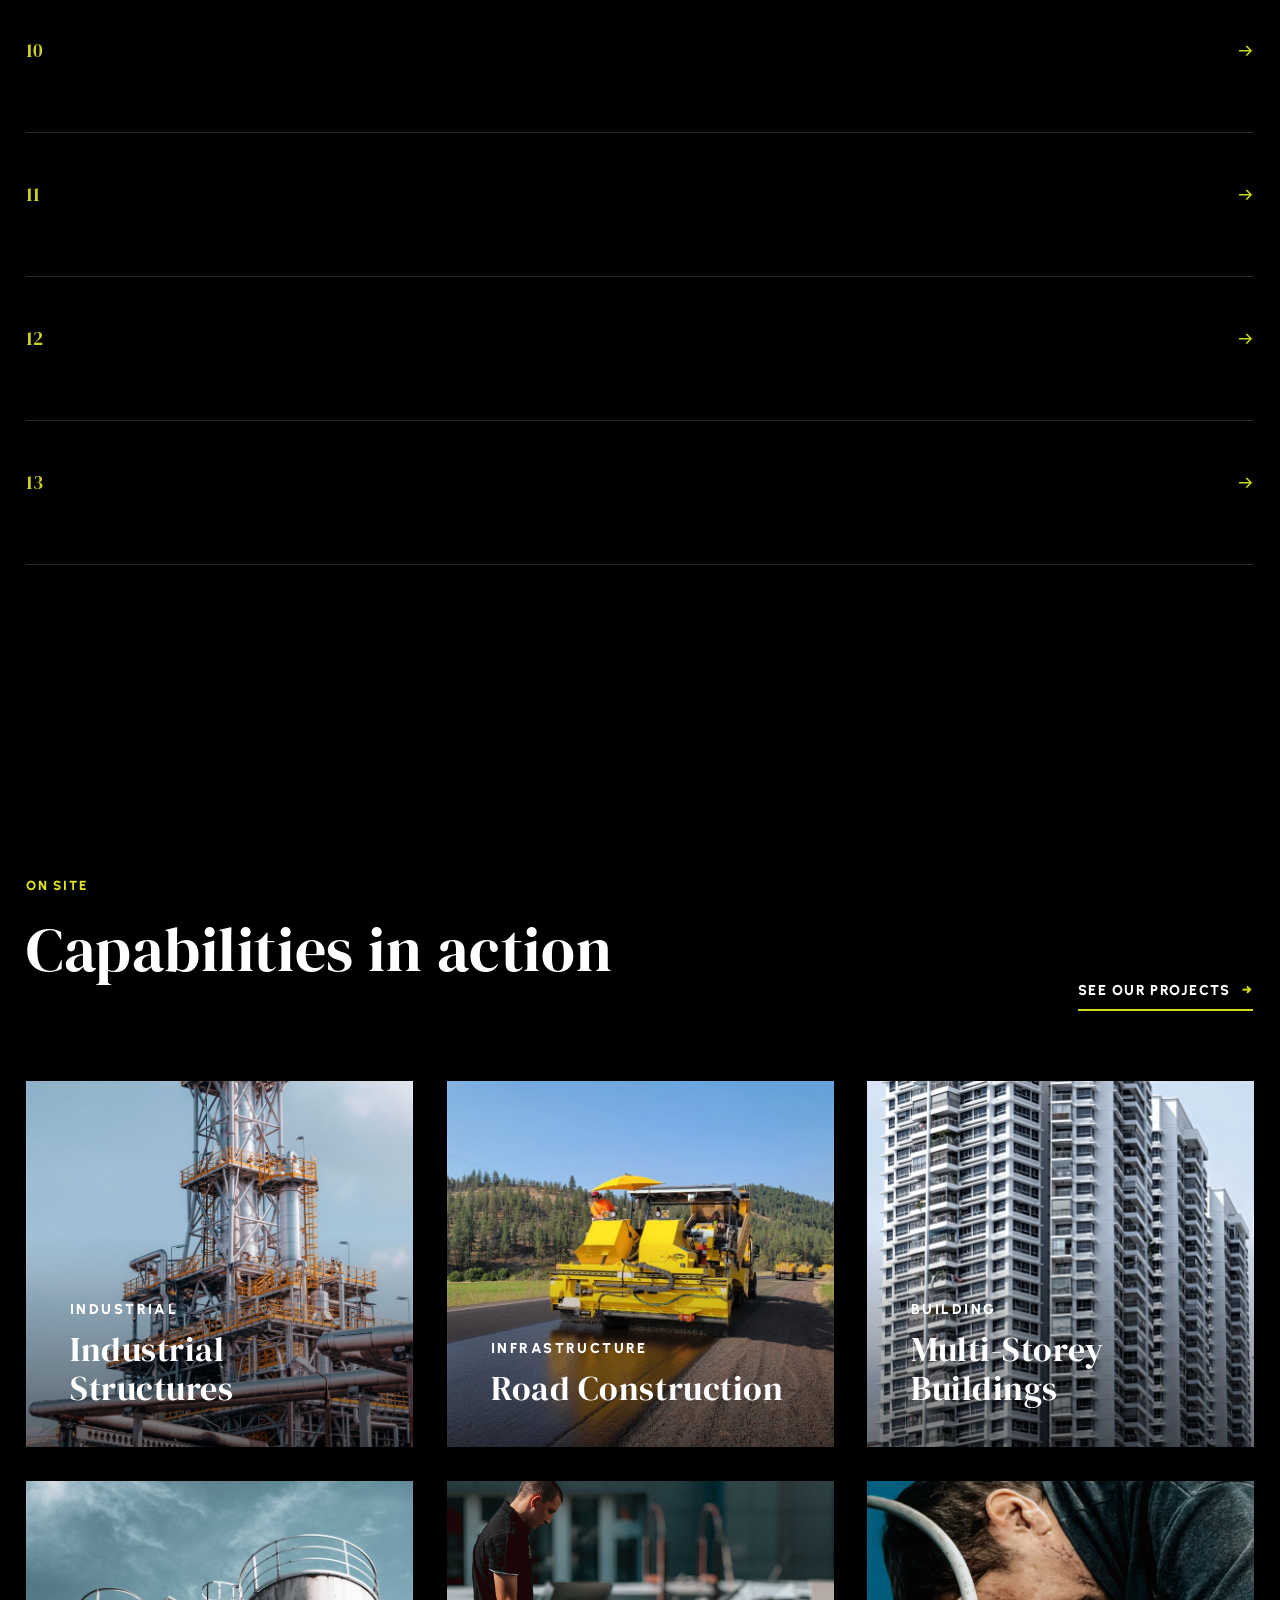
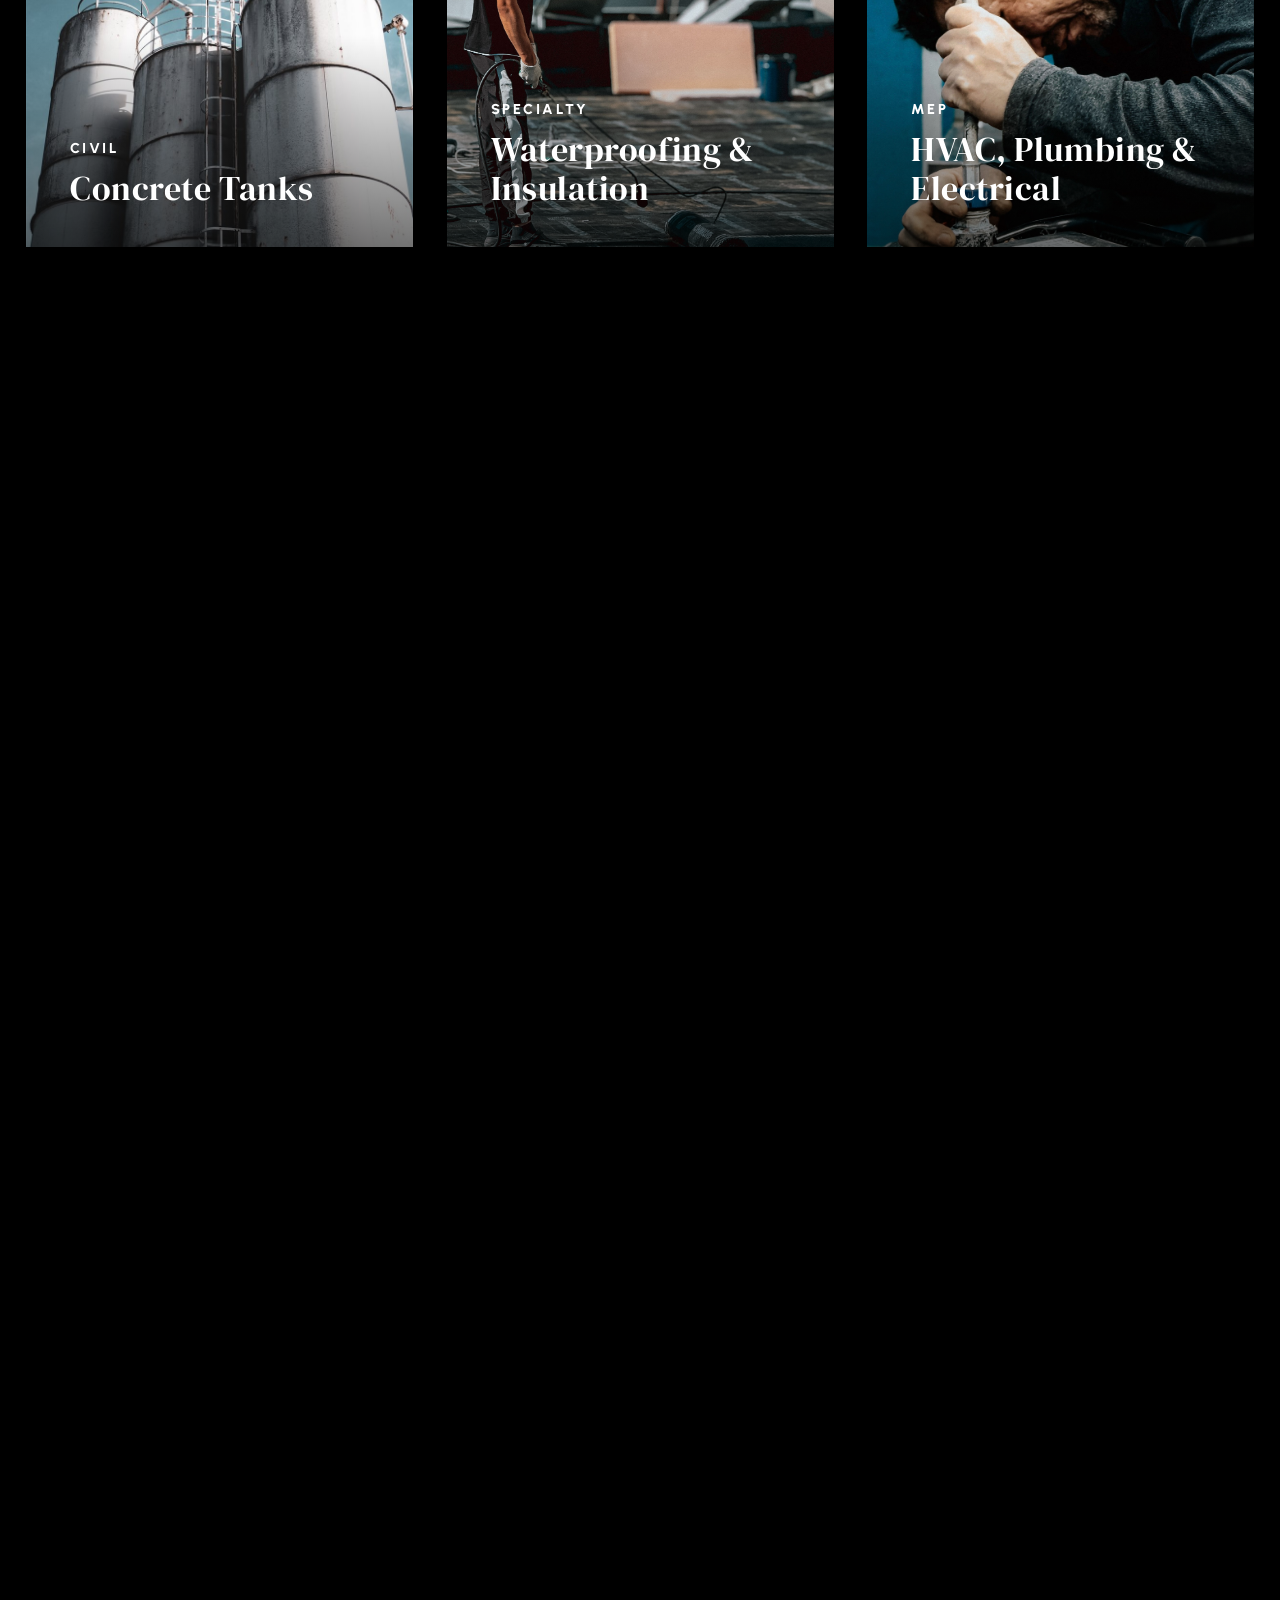
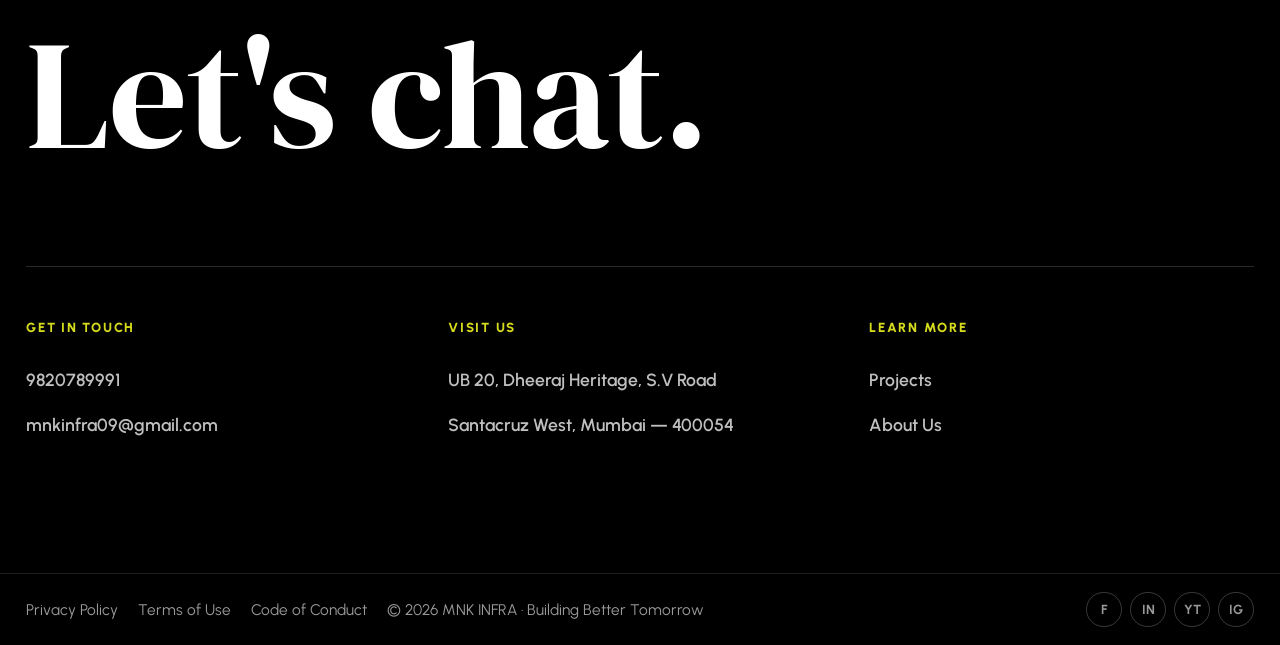
<file: services.html>
<!DOCTYPE html>
<html lang="en">
<head>
  <meta charset="UTF-8">
  <meta name="viewport" content="width=device-width, initial-scale=1.0">
  <title>Services — MNK INFRA</title>
  <meta name="description" content="MNK INFRA construction and infrastructure services — commercial and residential buildings, multi-storey and pre-engineered structures, roads, earth work, waterproofing, concrete tanks and MEP works across Maharashtra.">
  <link rel="icon" href="data:image/svg+xml,<svg xmlns='http://www.w3.org/2000/svg' viewBox='0 0 100 100'><rect width='100' height='100' rx='14' fill='%23000000'/><text x='50' y='70' font-size='56' font-family='Georgia' font-weight='bold' fill='%23d6db1d' text-anchor='middle'>M</text></svg>">
  <link rel="preconnect" href="https://fonts.googleapis.com">
  <link rel="preconnect" href="https://fonts.gstatic.com" crossorigin>
  <link href="https://fonts.googleapis.com/css2?family=DM+Serif+Display:ital@0;1&family=Urbanist:wght@400;500;600;700;800&display=swap" rel="stylesheet">
  <link rel="stylesheet" href="css/style.css">
  <link rel="stylesheet" href="css/pages.css">
  <noscript>
    <style>.reveal{opacity:1 !important;transform:none !important}</style>
  </noscript>
</head>
<body class="color-black">

  <!-- ===== Header (overlay over hero, solid on scroll) ===== -->
  <header class="siteheader" id="siteheader">
    <div class="navbar">
      <div class="container navbar__inner">
        <button class="header-search" type="button" aria-label="Search">
          <svg width="20" height="20" viewBox="0 0 24 24" fill="none" stroke="currentColor" stroke-width="2.2" stroke-linecap="round"><circle cx="11" cy="11" r="7"/><path d="M21 21l-4.35-4.35"/></svg>
        </button>
        <a class="brand" href="index.html" aria-label="MNK Infra home">
          <span class="brand__text"><span class="brand__mnk">MNK</span> <em>INFRA</em></span>
        </a>

        <nav class="nav" id="nav" aria-label="Main">
          <ul class="nav__list">
            <li class="nav__item nav__item--sub">
              <a href="services.html">Services <span class="chev">&#9662;</span></a>
              <div class="submenu">
                <div class="submenu__col">
                  <p class="submenu__title">Buildings</p>
                  <a href="service.html?s=commercial-buildings">Commercial Buildings</a>
                  <a href="service.html?s=residential-buildings">Residential Buildings</a>
                  <a href="service.html?s=multi-storey-buildings">Multi-Storey Buildings</a>
                  <a href="service.html?s=pre-engineered-structures">Pre-Engineered Structures</a>
                </div>
                <div class="submenu__col">
                  <p class="submenu__title">Civil &amp; Infrastructure</p>
                  <a href="service.html?s=road-construction">Road Construction</a>
                  <a href="service.html?s=earth-work-site-prep">Earth Work &amp; Site Prep</a>
                  <a href="service.html?s=waterproofing-insulation">Waterproofing &amp; Insulation</a>
                  <a href="service.html?s=hvac-plumbing-electrical">HVAC, Plumbing &amp; Electrical</a>
                </div>
              </div>
            </li>
            <li class="nav__item"><a href="projects.html">Projects</a></li>
            <li class="nav__item"><a href="about.html">About</a></li>
            <li class="nav__item"><a href="vision.html">Vision</a></li>
            <li class="nav__item"><a href="safety.html">Safety</a></li>
            <li class="nav__item"><a href="team.html">Our Team</a></li>
            <li class="nav__item"><a href="contact.html">Contact</a></li>
          </ul>
          <a class="btn btn--lime nav__mobile-cta" href="contact.html">Build With Us</a>
        </nav>

        <a class="btn btn--lime navbar__cta" href="contact.html">Build With Us</a>

        <button class="burger" id="burger" type="button" aria-label="Open menu" aria-expanded="false">
          <span></span><span></span><span></span>
        </button>
      </div>
      <div class="scrollbar" aria-hidden="true"><span id="scrollbarFill"></span></div>
      </div>
      <div class="nav-backdrop" id="navBackdrop" aria-hidden="true"></div>
  </header>

  <main id="top">

    <!-- ===== PAGE HERO ===== -->
    <section class="phero phero--services" data-panel="black">
      <div class="phero__media" data-heromedia aria-hidden="true"></div>
      <div class="phero__overlay" aria-hidden="true"></div>
      <div class="container phero__inner">
        <p class="hero__tag reveal">MNK INFRA</p>
        <h1 class="phero__title reveal" style="--d:.15s">What We <em>Do</em></h1>
        <p class="phero__lede reveal" style="--d:.3s">From commercial and residential buildings to roads, industrial structures and specialty civil works — we handle any challenging project at any location.</p>
      </div>
    </section>

    <!-- ===== INTRO — black ===== -->
    <section class="intro panel" data-panel="black">
      <div class="container intro__grid">
        <div class="reveal">
          <p class="eyebrow">13+ Construction Services</p>
          <h2 class="intro__title">Every discipline needed to deliver a project <span class="lime">under one roof</span>.</h2>
        </div>
        <div class="intro__copy reveal" style="--d:.2s">
          <p>With rich hands-on experience of more than 10 years and a team of highly trained Civil Engineers, MNK INFRA executes Industrial, Commercial and Residential projects — supported by infrastructure, waterproofing and building services capabilities that keep work moving on schedule.</p>
        </div>
      </div>
    </section>

    <!-- ===== SERVICE INDEX — white ===== -->
    <section class="psec psec--giant panel" data-panel="white">
      <div class="giant giant--light" data-giant data-giant-speed="520" aria-hidden="true">Services</div>

      <div class="container idx">

        <div class="idx__group" id="buildings">
          <div class="idx__grouphead reveal">
            <p class="eyebrow">01 — Buildings</p>
            <h2 class="ptitle">Buildings</h2>
          </div>
          <a class="idx__row reveal" href="service.html?s=commercial-buildings">
            <span class="idx__num">01</span>
            <h3 class="idx__name">Commercial Buildings</h3>
            <p class="idx__desc">Office, retail and mixed-use structures built to plan, with structural, architectural and services works coordinated from foundation to handover.</p>
            <span class="idx__arrow">&rarr;</span>
          </a>
          <a class="idx__row reveal" href="service.html?s=residential-buildings">
            <span class="idx__num">02</span>
            <h3 class="idx__name">Residential Buildings</h3>
            <p class="idx__desc">Apartment blocks, row housing and private residences constructed with attention to durability, finishes and long-term livability.</p>
            <span class="idx__arrow">&rarr;</span>
          </a>
          <a class="idx__row reveal" href="service.html?s=multi-storey-buildings">
            <span class="idx__num">03</span>
            <h3 class="idx__name">Multi-Storey Buildings</h3>
            <p class="idx__desc">Basement-plus-superstructure works including reinforced concrete frames, blockwork, façades and vertical service risers.</p>
            <span class="idx__arrow">&rarr;</span>
          </a>
          <a class="idx__row reveal" href="service.html?s=pre-engineered-structures">
            <span class="idx__num">04</span>
            <h3 class="idx__name">Pre-Engineered Structures</h3>
            <p class="idx__desc">Pre-engineered and steel-frame buildings fabricated and erected for fast, economical industrial, storage and utility applications.</p>
            <span class="idx__arrow">&rarr;</span>
          </a>
          <a class="idx__row reveal" href="service.html?s=industrial-structures">
            <span class="idx__num">05</span>
            <h3 class="idx__name">Industrial Structures</h3>
            <p class="idx__desc">Factories, sheds, plant buildings and supporting civil works engineered for heavy-duty industrial use.</p>
            <span class="idx__arrow">&rarr;</span>
          </a>
        </div>

        <div class="idx__group" id="infrastructure">
          <div class="idx__grouphead reveal">
            <p class="eyebrow">02 — Civil &amp; Infrastructure</p>
            <h2 class="ptitle">Civil &amp; Infrastructure</h2>
          </div>
          <a class="idx__row reveal" href="service.html?s=road-construction">
            <span class="idx__num">06</span>
            <h3 class="idx__name">Road Construction</h3>
            <p class="idx__desc">Earthwork, sub-grade preparation, pavement layers and surface finishing for highways, approach roads and internal roads.</p>
            <span class="idx__arrow">&rarr;</span>
          </a>
          <a class="idx__row reveal" href="service.html?s=earth-work-site-prep">
            <span class="idx__num">07</span>
            <h3 class="idx__name">Earth Work &amp; Site Prep</h3>
            <p class="idx__desc">Excavation, backfilling, levelling and grading that bring a site ready for construction.</p>
            <span class="idx__arrow">&rarr;</span>
          </a>
          <a class="idx__row reveal" href="service.html?s=fibre-cable-laying">
            <span class="idx__num">08</span>
            <h3 class="idx__name">Fibre Cable Laying</h3>
            <p class="idx__desc">Trenching, duct laying and restoration for fibre and utility corridors along roads and sites.</p>
            <span class="idx__arrow">&rarr;</span>
          </a>
          <a class="idx__row reveal" href="service.html?s=walkways-bridges-warehouses">
            <span class="idx__num">09</span>
            <h3 class="idx__name">Walkways, Bridges &amp; Warehouses</h3>
            <p class="idx__desc">Pedestrian walkways, minor bridges, logistics warehouses and allied civil structures.</p>
            <span class="idx__arrow">&rarr;</span>
          </a>
        </div>

        <div class="idx__group" id="specialty">
          <div class="idx__grouphead reveal">
            <p class="eyebrow">03 — Specialty &amp; MEP</p>
            <h2 class="ptitle">Specialty &amp; MEP</h2>
          </div>
          <a class="idx__row reveal" href="service.html?s=specialty-civil-works">
            <span class="idx__num">10</span>
            <h3 class="idx__name">Specialty Civil Works</h3>
            <p class="idx__desc">Foundations, retaining structures, compound walls and bespoke civil works tailored to project requirements.</p>
            <span class="idx__arrow">&rarr;</span>
          </a>
          <a class="idx__row reveal" href="service.html?s=waterproofing-insulation">
            <span class="idx__num">11</span>
            <h3 class="idx__name">Waterproofing &amp; Insulation</h3>
            <p class="idx__desc">Terrace, basement, wet-area and tank waterproofing with thermal and protective insulation systems.</p>
            <span class="idx__arrow">&rarr;</span>
          </a>
          <a class="idx__row reveal" href="service.html?s=hvac-plumbing-electrical">
            <span class="idx__num">12</span>
            <h3 class="idx__name">HVAC, Plumbing &amp; Electrical</h3>
            <p class="idx__desc">Building services installation — HVAC ducting and equipment, water supply and drainage, electrical distribution and lighting.</p>
            <span class="idx__arrow">&rarr;</span>
          </a>
          <a class="idx__row reveal" href="service.html?s=concrete-tanks">
            <span class="idx__num">13</span>
            <h3 class="idx__name">Concrete Tanks</h3>
            <p class="idx__desc">Reinforced concrete water storage tanks, sumps, chambers and containment structures.</p>
            <span class="idx__arrow">&rarr;</span>
          </a>
        </div>

      </div>
    </section>

    <!-- ===== CAPABILITY CARDS — black ===== -->
    <section class="psec panel" data-panel="black">
      <div class="container">
        <div class="news__head">
          <div class="reveal">
            <p class="eyebrow">On Site</p>
            <h2 class="ptitle">Capabilities in action</h2>
          </div>
          <a class="link-arrow reveal" style="--d:.15s" href="projects.html">See Our Projects <span>&rarr;</span></a>
        </div>

        <div class="imggrid" data-stagger>
          <a class="e-card reveal" href="service.html?s=industrial-structures" style="background-image:url('images/industrial.jpg')"><div class="e-card__in"><h4>Industrial</h4><h3>Industrial Structures</h3></div></a>
          <a class="e-card reveal" href="service.html?s=road-construction" style="background-image:url('images/road-construction.jpg')"><div class="e-card__in"><h4>Infrastructure</h4><h3>Road Construction</h3></div></a>
          <a class="e-card reveal" href="service.html?s=multi-storey-buildings" style="background-image:url('images/multistory.jpg')"><div class="e-card__in"><h4>Building</h4><h3>Multi-Storey Buildings</h3></div></a>
          <a class="e-card reveal" href="service.html?s=concrete-tanks" style="background-image:url('images/concrete-tank.jpg')"><div class="e-card__in"><h4>Civil</h4><h3>Concrete Tanks</h3></div></a>
          <a class="e-card reveal" href="service.html?s=waterproofing-insulation" style="background-image:url('images/waterproofing.jpg')"><div class="e-card__in"><h4>Specialty</h4><h3>Waterproofing &amp; Insulation</h3></div></a>
          <a class="e-card reveal" href="service.html?s=hvac-plumbing-electrical" style="background-image:url('images/mep.jpg')"><div class="e-card__in"><h4>MEP</h4><h3>HVAC, Plumbing &amp; Electrical</h3></div></a>
        </div>
      </div>
    </section>

    <!-- ===== CROSS LINKS — white ===== -->
    <section class="news panel" data-panel="white">
      <div class="container">
        <div class="news__head">
          <div class="reveal">
            <p class="eyebrow">Know Us Better</p>
            <h2 class="news__title">More Than <em>Services</em></h2>
          </div>
          <a class="link-arrow reveal" style="--d:.15s" href="contact.html">Get In Touch <span>&rarr;</span></a>
        </div>

        <div class="news__grid" data-stagger>
          <a class="n-card reveal" href="projects.html">
            <div class="n-card__frame"><img data-imgparallax src="images/commercial.jpg" alt="Commercial construction project" loading="lazy"></div>
            <p class="n-card__cat">Portfolio</p>
            <h3>Projects across commercial, residential and infrastructure sectors</h3>
            <p class="n-card__excerpt">A cross-section of work executed across Maharashtra — browse the categories and locations.</p>
            <span class="n-card__more">View projects &rarr;</span>
          </a>
          <a class="n-card reveal" href="vision.html">
            <div class="n-card__frame"><img data-imgparallax src="images/our-vision.png" alt="Our vision" loading="lazy"></div>
            <p class="n-card__cat">Purpose</p>
            <h3>Vision, mission and the values behind our work</h3>
            <p class="n-card__excerpt">Profitable growth through project management, quality and commitment.</p>
            <span class="n-card__more">Read more &rarr;</span>
          </a>
          <a class="n-card reveal" href="safety.html">
            <div class="n-card__frame"><img data-imgparallax src="images/safety.jpg" alt="Safety culture on site" loading="lazy"></div>
            <p class="n-card__cat">Standards</p>
            <h3>Safe contract practices and environment-friendly work culture</h3>
            <p class="n-card__excerpt">First-aid medical assistance and hygiene practices at all sites.</p>
            <span class="n-card__more">Our safety &rarr;</span>
          </a>
        </div>
      </div>
    </section>

    <!-- ===== CTA — black ===== -->
    <section class="cta panel" data-panel="black">
      <div class="container">
        <h2 class="cta__title reveal"><a href="contact.html">Let's chat.</a></h2>
        <div class="cta__cols" data-stagger>
          <div class="reveal">
            <p class="cta__label">Get In Touch</p>
            <a href="tel:+919820789991">9820789991</a>
            <a href="mailto:mnkinfra09@gmail.com">mnkinfra09@gmail.com</a>
          </div>
          <div class="reveal">
            <p class="cta__label">Visit Us</p>
            <a href="contact.html">UB 20, Dheeraj Heritage, S.V Road</a>
            <a href="contact.html">Santacruz West, Mumbai — 400054</a>
          </div>
          <div class="reveal">
            <p class="cta__label">Learn More</p>
            <a href="projects.html">Projects</a>
            <a href="about.html">About Us</a>
          </div>
        </div>
      </div>
    </section>

  </main>

  <!-- ===== Footer ===== -->
  <footer class="footer">
    <div class="container footer__inner">
      <nav class="footer__links" aria-label="Footer">
        <a href="contact.html">Privacy Policy</a>
        <a href="contact.html">Terms of Use</a>
        <a href="contact.html">Code of Conduct</a>
        <span>&copy; 2026 MNK INFRA · Building Better Tomorrow</span>
      </nav>
      <div class="footer__social">
        <a href="contact.html" aria-label="Facebook">f</a>
        <a href="contact.html" aria-label="LinkedIn">in</a>
        <a href="contact.html" aria-label="YouTube">yt</a>
        <a href="contact.html" aria-label="Instagram">ig</a>
      </div>
    </div>
  </footer>

  <script src="js/main.js"></script>
</body>
</html>
</file>
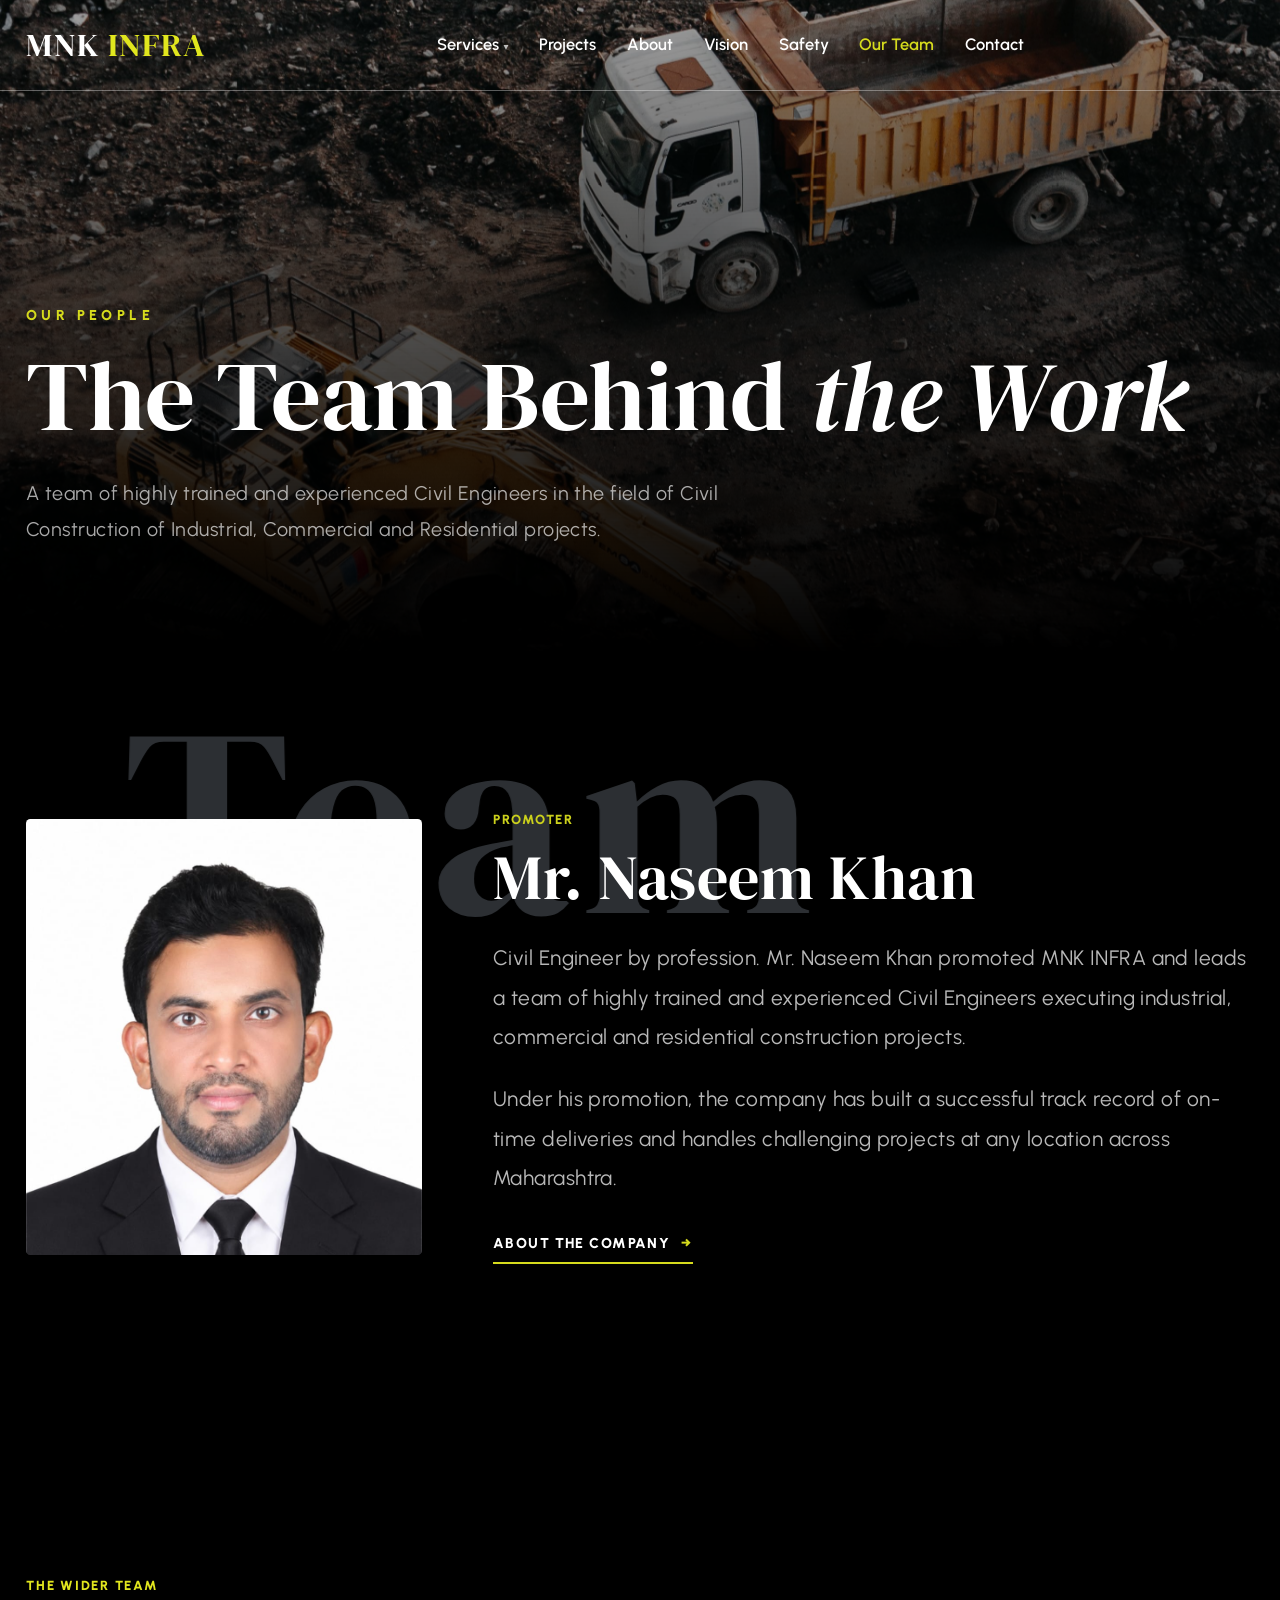
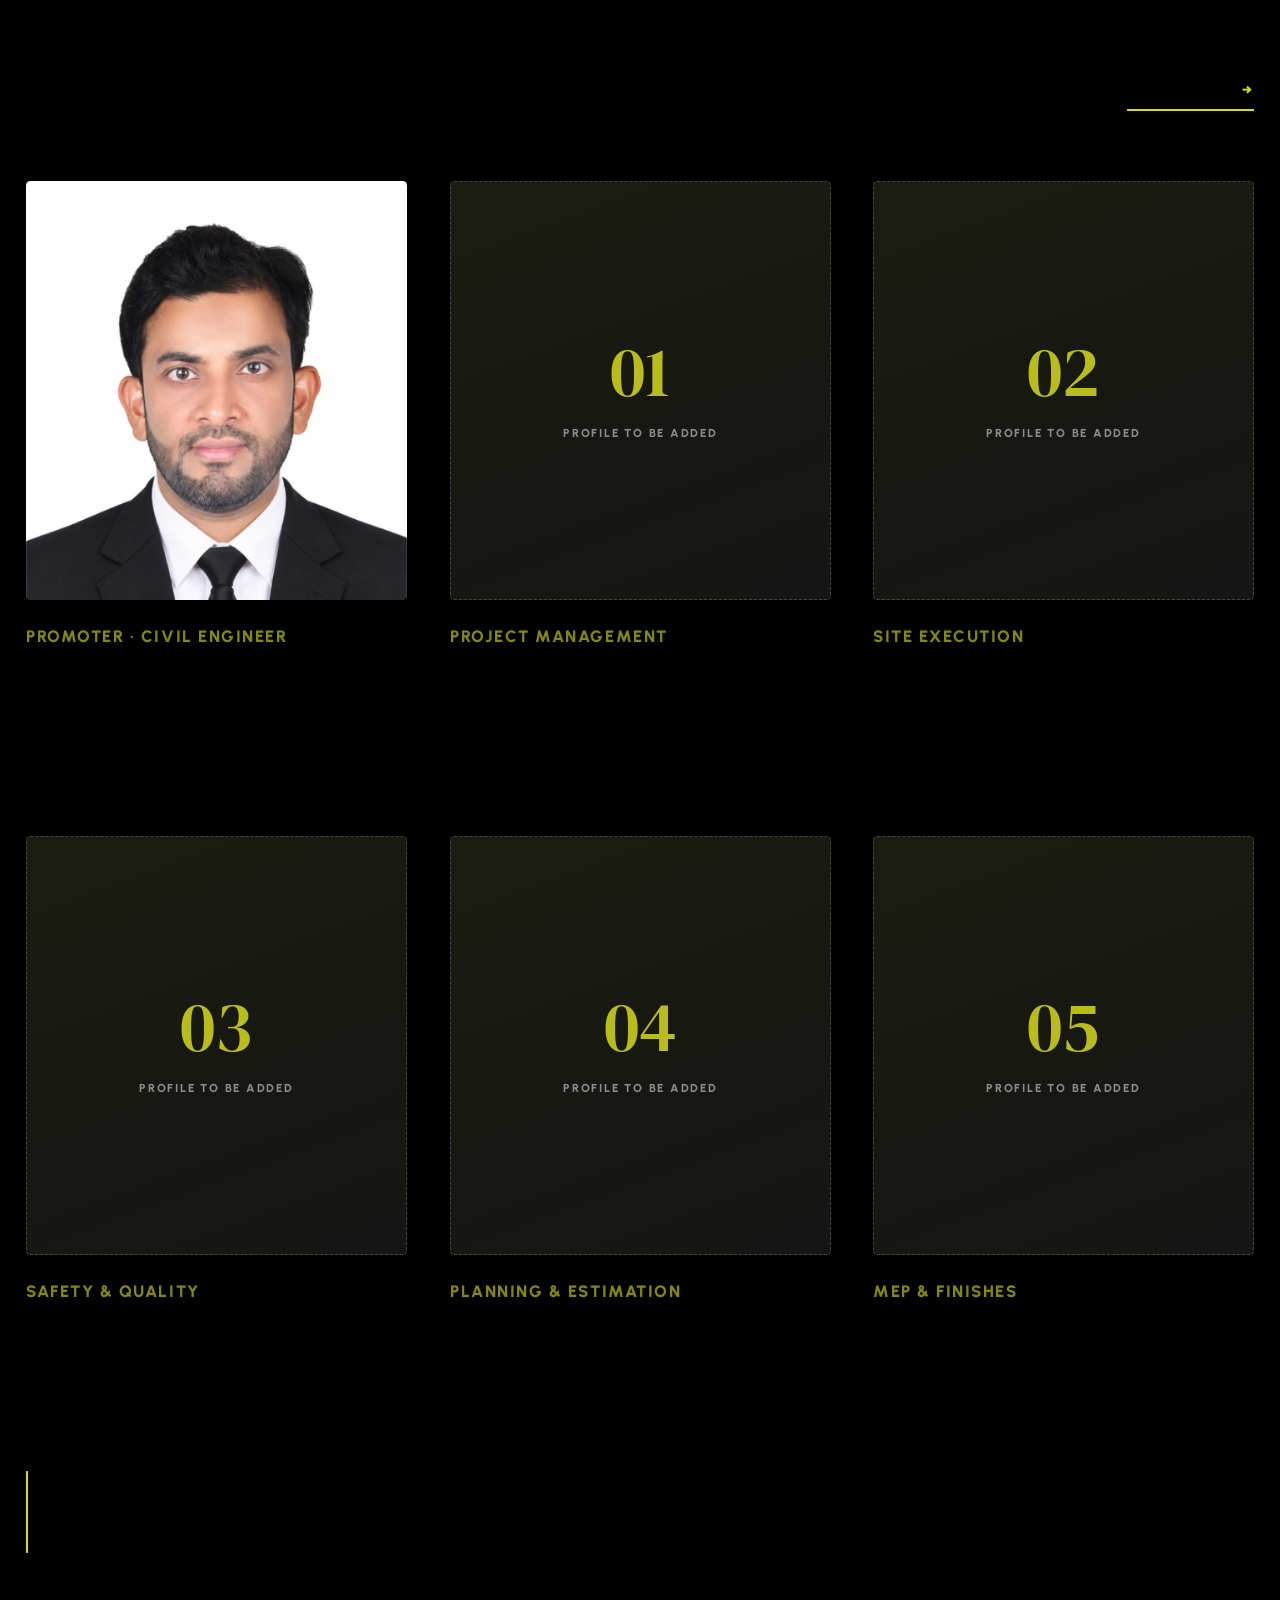
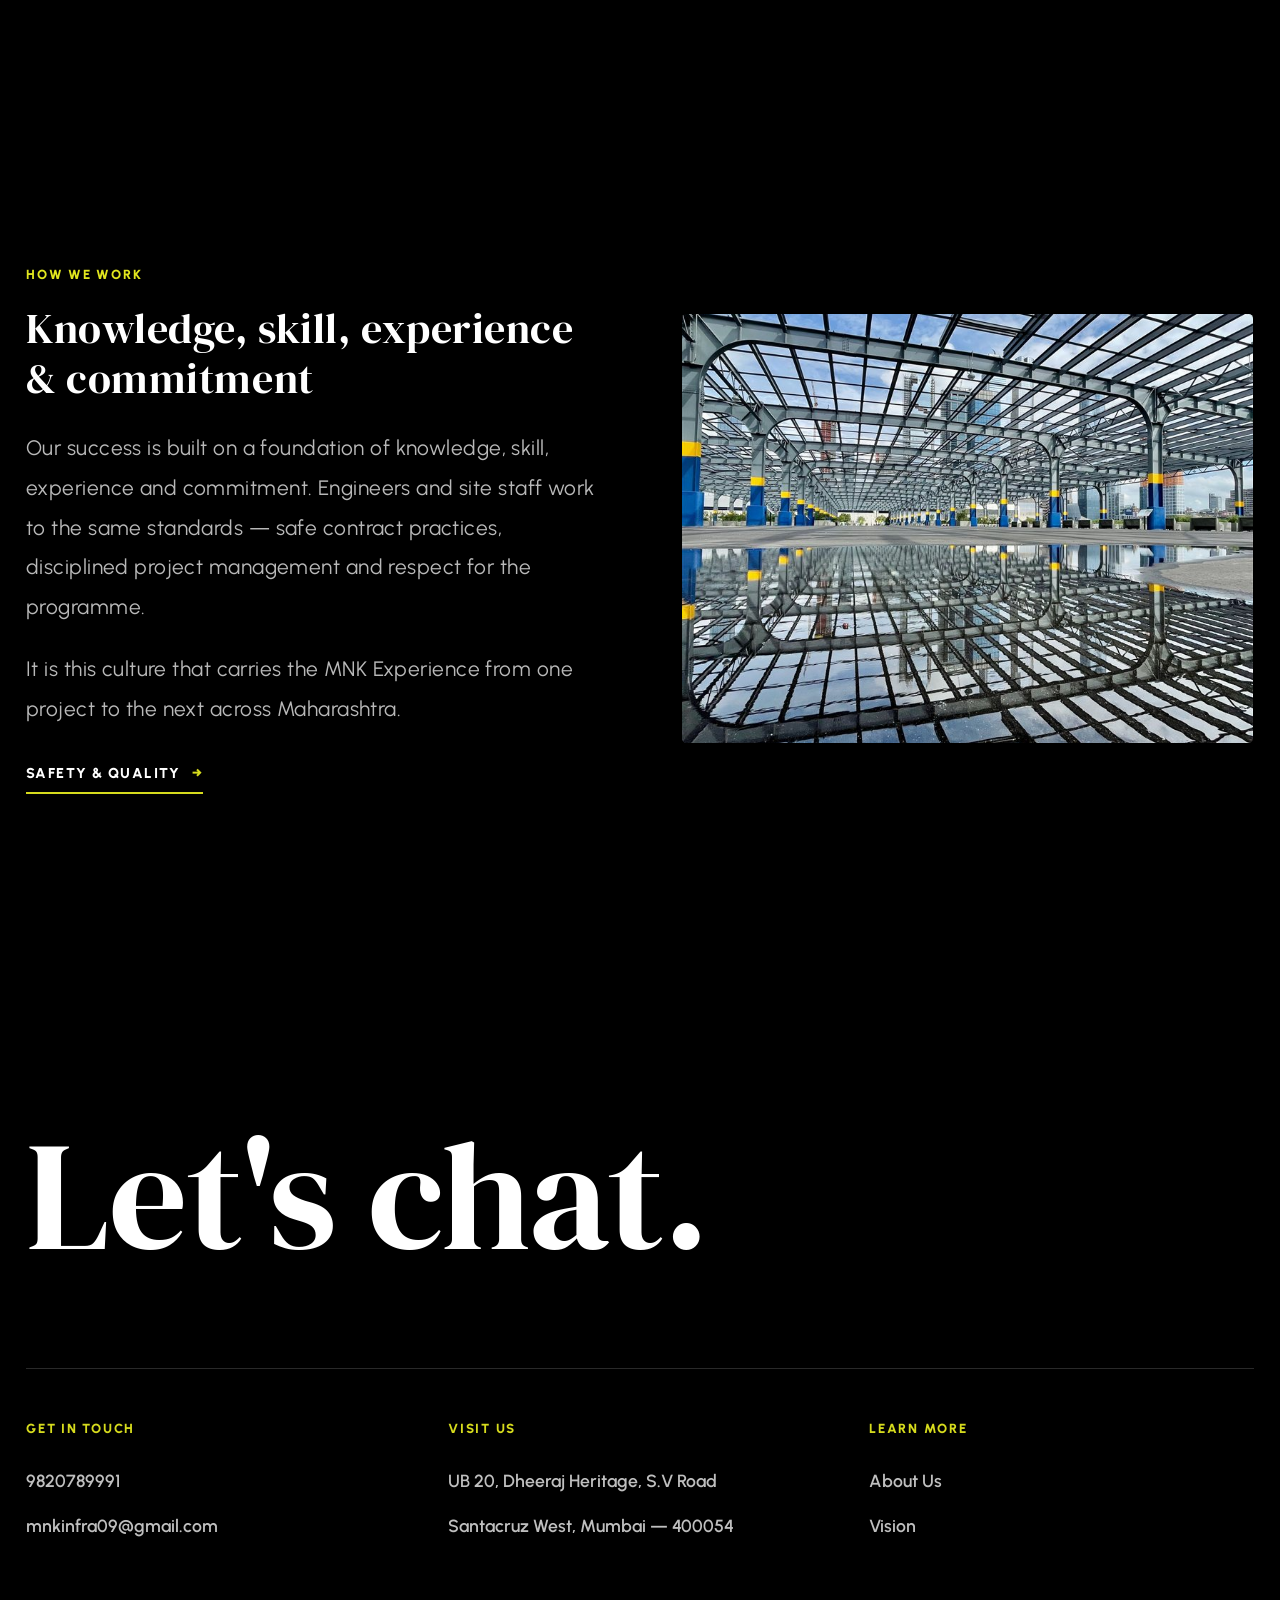
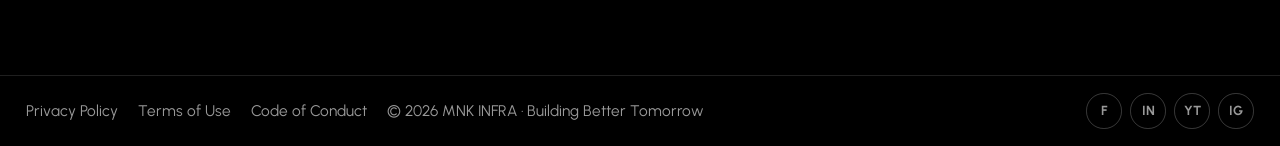
<file: team.html>
<!DOCTYPE html>
<html lang="en">
<head>
  <meta charset="UTF-8">
  <meta name="viewport" content="width=device-width, initial-scale=1.0">
  <title>Our Team — MNK INFRA</title>
  <meta name="description" content="The people behind MNK INFRA — promoted by Mr. Naseem Khan, a Civil Engineer, and a team of highly trained and experienced Civil Engineers executing projects across Maharashtra.">
  <link rel="icon" href="data:image/svg+xml,<svg xmlns='http://www.w3.org/2000/svg' viewBox='0 0 100 100'><rect width='100' height='100' rx='14' fill='%23000000'/><text x='50' y='70' font-size='56' font-family='Georgia' font-weight='bold' fill='%23d6db1d' text-anchor='middle'>M</text></svg>">
  <link rel="preconnect" href="https://fonts.googleapis.com">
  <link rel="preconnect" href="https://fonts.gstatic.com" crossorigin>
  <link href="https://fonts.googleapis.com/css2?family=DM+Serif+Display:ital@0;1&family=Urbanist:wght@400;500;600;700;800&display=swap" rel="stylesheet">
  <link rel="stylesheet" href="css/style.css">
  <link rel="stylesheet" href="css/pages.css">
  <noscript>
    <style>.reveal{opacity:1 !important;transform:none !important}</style>
  </noscript>
</head>
<body class="color-black">

  <!-- ===== Header (overlay over hero, solid on scroll) ===== -->
  <header class="siteheader" id="siteheader">
    <div class="navbar">
      <div class="container navbar__inner">
        <button class="header-search" type="button" aria-label="Search">
          <svg width="20" height="20" viewBox="0 0 24 24" fill="none" stroke="currentColor" stroke-width="2.2" stroke-linecap="round"><circle cx="11" cy="11" r="7"/><path d="M21 21l-4.35-4.35"/></svg>
        </button>
        <a class="brand" href="index.html" aria-label="MNK Infra home">
          <span class="brand__text"><span class="brand__mnk">MNK</span> <em>INFRA</em></span>
        </a>

        <nav class="nav" id="nav" aria-label="Main">
          <ul class="nav__list">
            <li class="nav__item nav__item--sub">
              <a href="services.html">Services <span class="chev">&#9662;</span></a>
              <div class="submenu">
                <div class="submenu__col">
                  <p class="submenu__title">Buildings</p>
                  <a href="service.html?s=commercial-buildings">Commercial Buildings</a>
                  <a href="service.html?s=residential-buildings">Residential Buildings</a>
                  <a href="service.html?s=multi-storey-buildings">Multi-Storey Buildings</a>
                  <a href="service.html?s=pre-engineered-structures">Pre-Engineered Structures</a>
                </div>
                <div class="submenu__col">
                  <p class="submenu__title">Civil &amp; Infrastructure</p>
                  <a href="service.html?s=road-construction">Road Construction</a>
                  <a href="service.html?s=earth-work-site-prep">Earth Work &amp; Site Prep</a>
                  <a href="service.html?s=waterproofing-insulation">Waterproofing &amp; Insulation</a>
                  <a href="service.html?s=hvac-plumbing-electrical">HVAC, Plumbing &amp; Electrical</a>
                </div>
              </div>
            </li>
            <li class="nav__item"><a href="projects.html">Projects</a></li>
            <li class="nav__item"><a href="about.html">About</a></li>
            <li class="nav__item"><a href="vision.html">Vision</a></li>
            <li class="nav__item"><a href="safety.html">Safety</a></li>
            <li class="nav__item"><a href="team.html">Our Team</a></li>
            <li class="nav__item"><a href="contact.html">Contact</a></li>
          </ul>
          <a class="btn btn--lime nav__mobile-cta" href="contact.html">Build With Us</a>
        </nav>

        <a class="btn btn--lime navbar__cta" href="contact.html">Build With Us</a>

        <button class="burger" id="burger" type="button" aria-label="Open menu" aria-expanded="false">
          <span></span><span></span><span></span>
        </button>
      </div>
      <div class="scrollbar" aria-hidden="true"><span id="scrollbarFill"></span></div>
      </div>
      <div class="nav-backdrop" id="navBackdrop" aria-hidden="true"></div>
  </header>

  <main id="top">

    <!-- ===== PAGE HERO ===== -->
    <section class="phero phero--team" data-panel="black">
      <div class="phero__media" data-heromedia aria-hidden="true"></div>
      <div class="phero__overlay" aria-hidden="true"></div>
      <div class="container phero__inner">
        <p class="hero__tag reveal">Our People</p>
        <h1 class="phero__title reveal" style="--d:.15s">The Team Behind <em>the Work</em></h1>
        <p class="phero__lede reveal" style="--d:.3s">A team of highly trained and experienced Civil Engineers in the field of Civil Construction of Industrial, Commercial and Residential projects.</p>
      </div>
    </section>

    <!-- ===== LEADERSHIP — black ===== -->
    <section class="psec psec--giant panel" data-panel="black">
      <div class="giant" data-giant data-giant-speed="440" aria-hidden="true">Team</div>

      <div class="container leadership">
        <div class="tcard reveal">
          <div class="tcard__frame tcard__frame--photo">
            <img src="images/naseem-khan.jpg" alt="Mr. Naseem Khan, Promoter of MNK INFRA" loading="lazy">
          </div>
        </div>
        <div class="reveal" style="--d:.15s">
          <p class="tcard__role">Promoter</p>
          <h2 class="ptitle">Mr. Naseem Khan</h2>
          <p class="plede">Civil Engineer by profession. Mr. Naseem Khan promoted MNK INFRA and leads a team of highly trained and experienced Civil Engineers executing industrial, commercial and residential construction projects.</p>
          <p class="plede">Under his promotion, the company has built a successful track record of on-time deliveries and handles challenging projects at any location across Maharashtra.</p>
          <a class="link-arrow" href="about.html" style="margin-top: 30px;">About The Company <span>&rarr;</span></a>
        </div>
      </div>
    </section>

    <!-- ===== TEAM STRUCTURE — white ===== -->
    <section class="psec panel" data-panel="white">
      <div class="container">
        <div class="news__head">
          <div class="reveal">
            <p class="eyebrow">The Wider Team</p>
            <h2 class="ptitle">Who delivers the work</h2>
          </div>
          <a class="link-arrow reveal" style="--d:.15s" href="contact.html">Contact Us <span>&rarr;</span></a>
        </div>

        <div class="teamgrid" data-stagger>
          <!-- Demo profiles — replace with confirmed names, designations and photographs -->
          <div class="tcard reveal">
            <div class="tcard__frame tcard__frame--photo">
              <img src="images/naseem-khan.jpg" alt="Mr. Naseem Khan, Promoter of MNK INFRA" loading="lazy">
            </div>
            <p class="tcard__role">Promoter · Civil Engineer</p>
            <h3>Mr. Naseem Khan</h3>
            <p>Promoter of MNK INFRA — leads the team executing industrial, commercial and residential projects across Maharashtra.</p>
          </div>
          <div class="tcard reveal">
            <div class="tcard__frame">
              <span class="tcard__mono">01</span>
              <span class="tcard__pending">Profile to be added</span>
            </div>
            <p class="tcard__role">Project Management</p>
            <h3>Project Managers</h3>
            <p>Engineers who own the programme — coordinating labour, materials and consultants from award to handover.</p>
          </div>
          <div class="tcard reveal">
            <div class="tcard__frame">
              <span class="tcard__mono">02</span>
              <span class="tcard__pending">Profile to be added</span>
            </div>
            <p class="tcard__role">Site Execution</p>
            <h3>Site Engineers &amp; Supervisors</h3>
            <p>Day-to-day execution on site — setting out, quality checks and safe contract practices at every stage.</p>
          </div>
          <div class="tcard reveal">
            <div class="tcard__frame">
              <span class="tcard__mono">03</span>
              <span class="tcard__pending">Profile to be added</span>
            </div>
            <p class="tcard__role">Safety &amp; Quality</p>
            <h3>Safety Officers</h3>
            <p>Responsible for first-aid arrangements, hygiene practices and safety briefings across all sites.</p>
          </div>
          <div class="tcard reveal">
            <div class="tcard__frame">
              <span class="tcard__mono">04</span>
              <span class="tcard__pending">Profile to be added</span>
            </div>
            <p class="tcard__role">Planning &amp; Estimation</p>
            <h3>Planning Engineers</h3>
            <p>BoQ preparation, cost estimation and schedule planning that keep projects commercially sound.</p>
          </div>
          <div class="tcard reveal">
            <div class="tcard__frame">
              <span class="tcard__mono">05</span>
              <span class="tcard__pending">Profile to be added</span>
            </div>
            <p class="tcard__role">MEP &amp; Finishes</p>
            <h3>MEP Coordination</h3>
            <p>Coordinating HVAC, plumbing and electrical works with architectural finishes for a clean handover.</p>
          </div>
        </div>

        <p class="note reveal" style="margin-top: clamp(34px, 4vw, 48px);">Only the promoter's details are published in the current website content. Names, designations, biographies and photographs for the rest of the management and site teams should replace the placeholders above once confirmed by MNK INFRA.</p>
      </div>
    </section>

    <!-- ===== CULTURE — black ===== -->
    <section class="psec panel" data-panel="black">
      <div class="container split__grid split__grid--rev">
        <div class="split__media reveal">
          <div class="frame"><img data-imgparallax src="images/preengineered.jpg" alt="Pre-engineered structure under construction" loading="lazy"></div>
        </div>
        <div class="split__body reveal" style="--d:.15s">
          <p class="eyebrow">How We Work</p>
          <h2 class="ptitle ptitle--sm">Knowledge, skill, experience &amp; commitment</h2>
          <p class="plede">Our success is built on a foundation of knowledge, skill, experience and commitment. Engineers and site staff work to the same standards — safe contract practices, disciplined project management and respect for the programme.</p>
          <p class="plede">It is this culture that carries the MNK Experience from one project to the next across Maharashtra.</p>
          <a class="link-arrow" href="safety.html" style="margin-top: 30px;">Safety &amp; Quality <span>&rarr;</span></a>
        </div>
      </div>
    </section>

    <!-- ===== CTA — black ===== -->
    <section class="cta panel" data-panel="black">
      <div class="container">
        <h2 class="cta__title reveal"><a href="contact.html">Let's chat.</a></h2>
        <div class="cta__cols" data-stagger>
          <div class="reveal">
            <p class="cta__label">Get In Touch</p>
            <a href="tel:+919820789991">9820789991</a>
            <a href="mailto:mnkinfra09@gmail.com">mnkinfra09@gmail.com</a>
          </div>
          <div class="reveal">
            <p class="cta__label">Visit Us</p>
            <a href="contact.html">UB 20, Dheeraj Heritage, S.V Road</a>
            <a href="contact.html">Santacruz West, Mumbai — 400054</a>
          </div>
          <div class="reveal">
            <p class="cta__label">Learn More</p>
            <a href="about.html">About Us</a>
            <a href="vision.html">Vision</a>
          </div>
        </div>
      </div>
    </section>

  </main>

  <!-- ===== Footer ===== -->
  <footer class="footer">
    <div class="container footer__inner">
      <nav class="footer__links" aria-label="Footer">
        <a href="contact.html">Privacy Policy</a>
        <a href="contact.html">Terms of Use</a>
        <a href="contact.html">Code of Conduct</a>
        <span>&copy; 2026 MNK INFRA · Building Better Tomorrow</span>
      </nav>
      <div class="footer__social">
        <a href="contact.html" aria-label="Facebook">f</a>
        <a href="contact.html" aria-label="LinkedIn">in</a>
        <a href="contact.html" aria-label="YouTube">yt</a>
        <a href="contact.html" aria-label="Instagram">ig</a>
      </div>
    </div>
  </footer>

  <script src="js/main.js"></script>
</body>
</html>
</file>
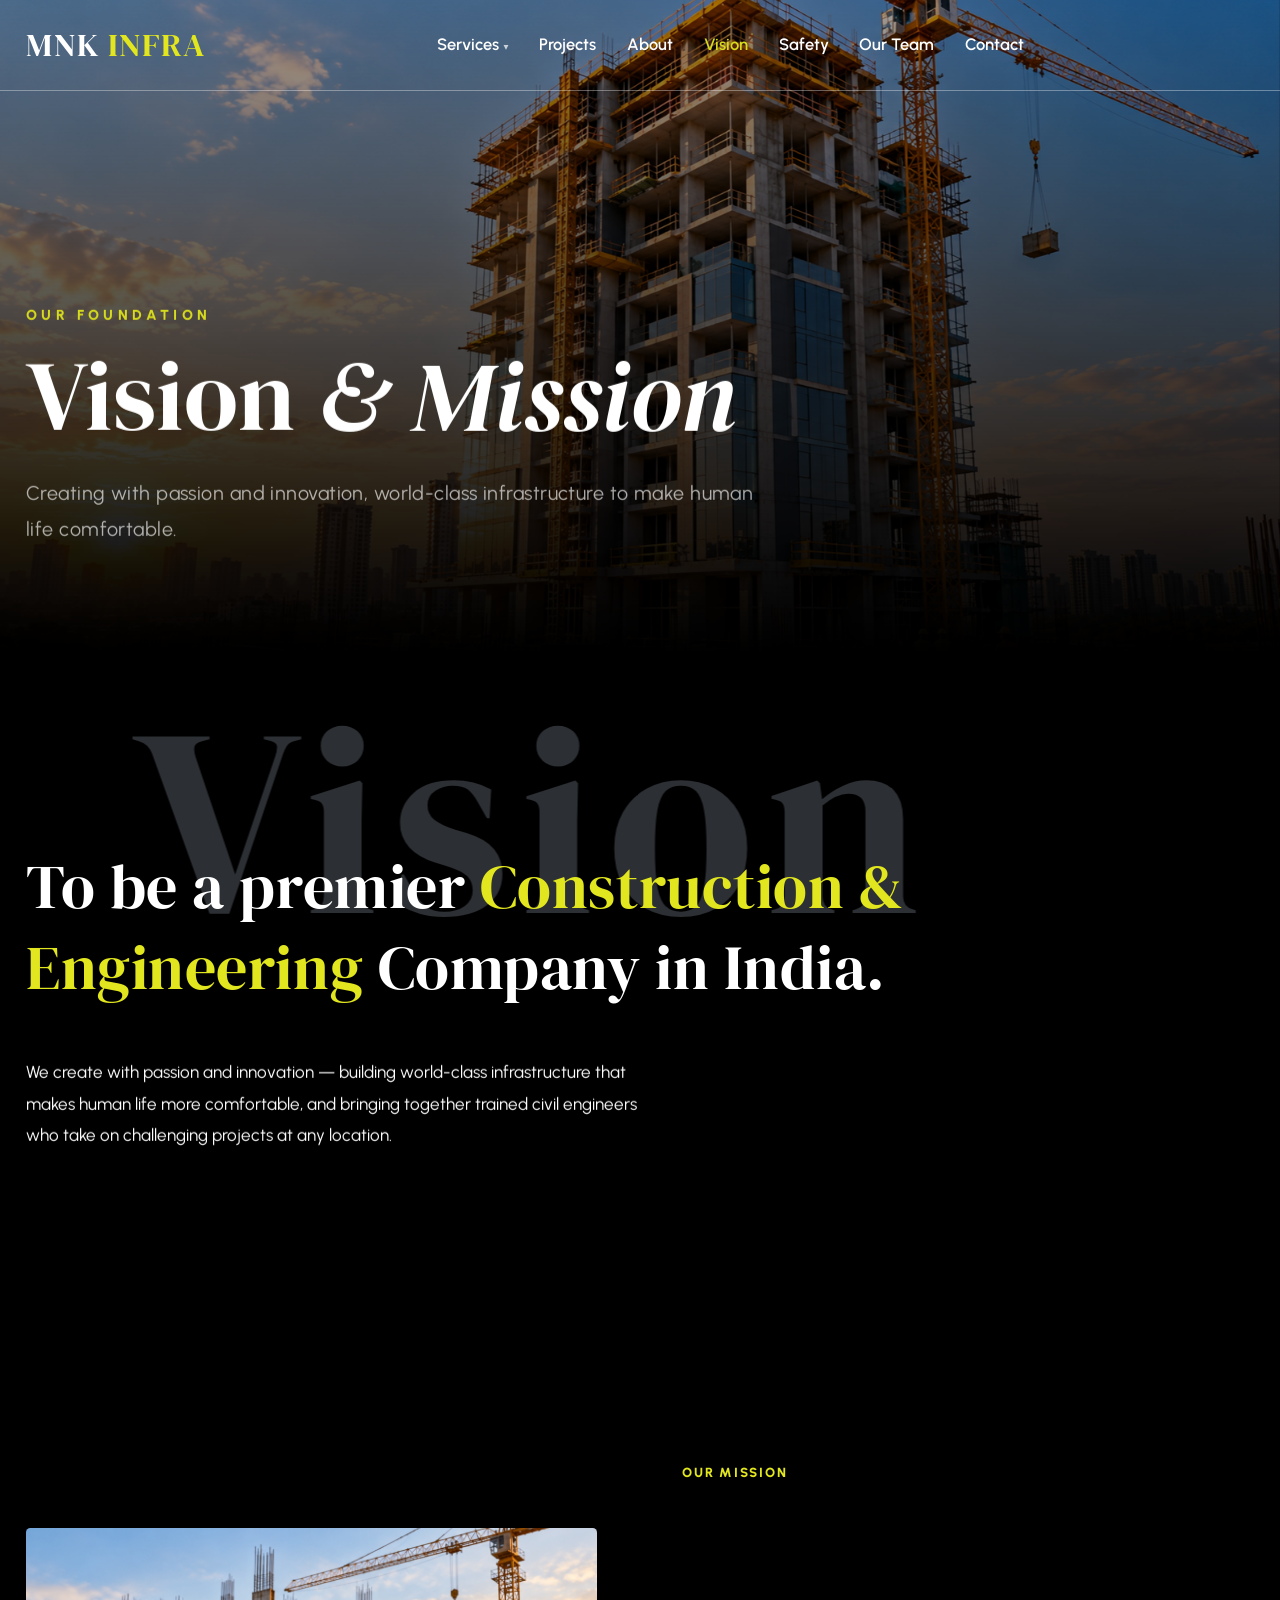
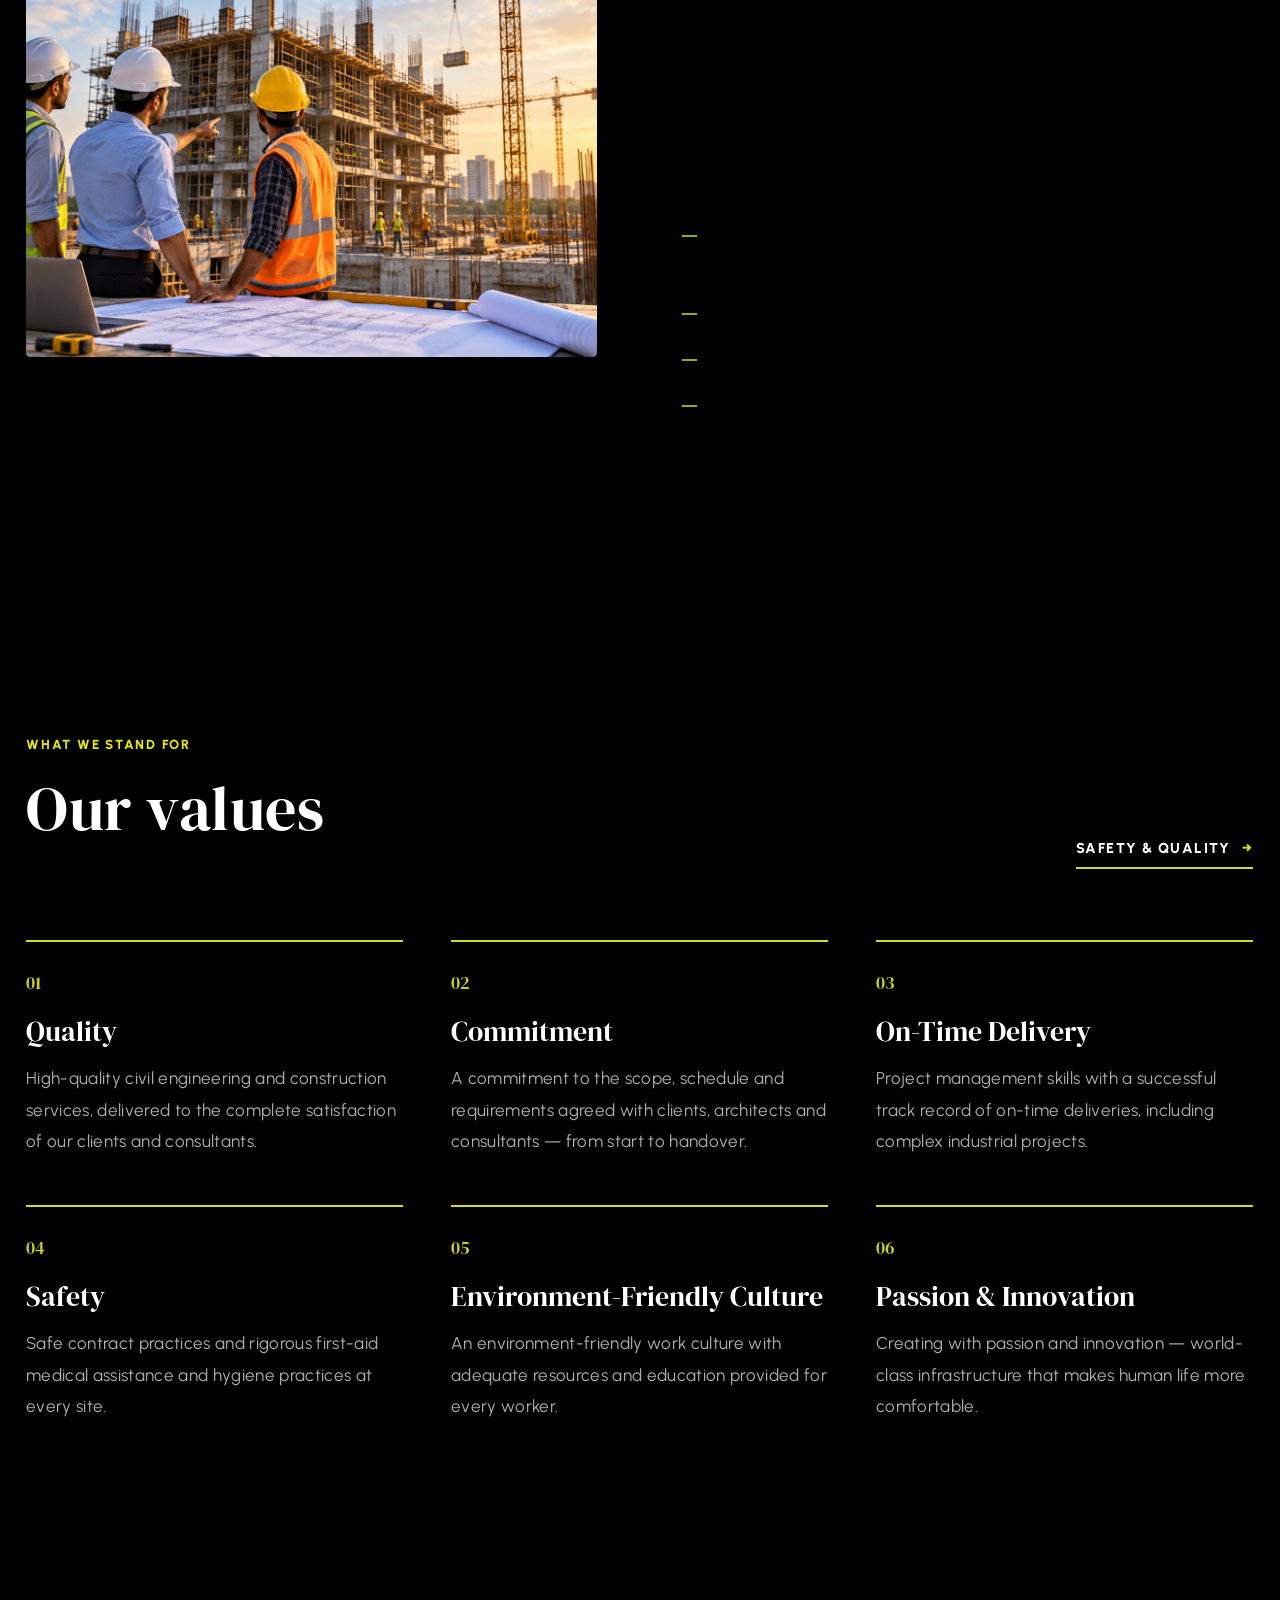
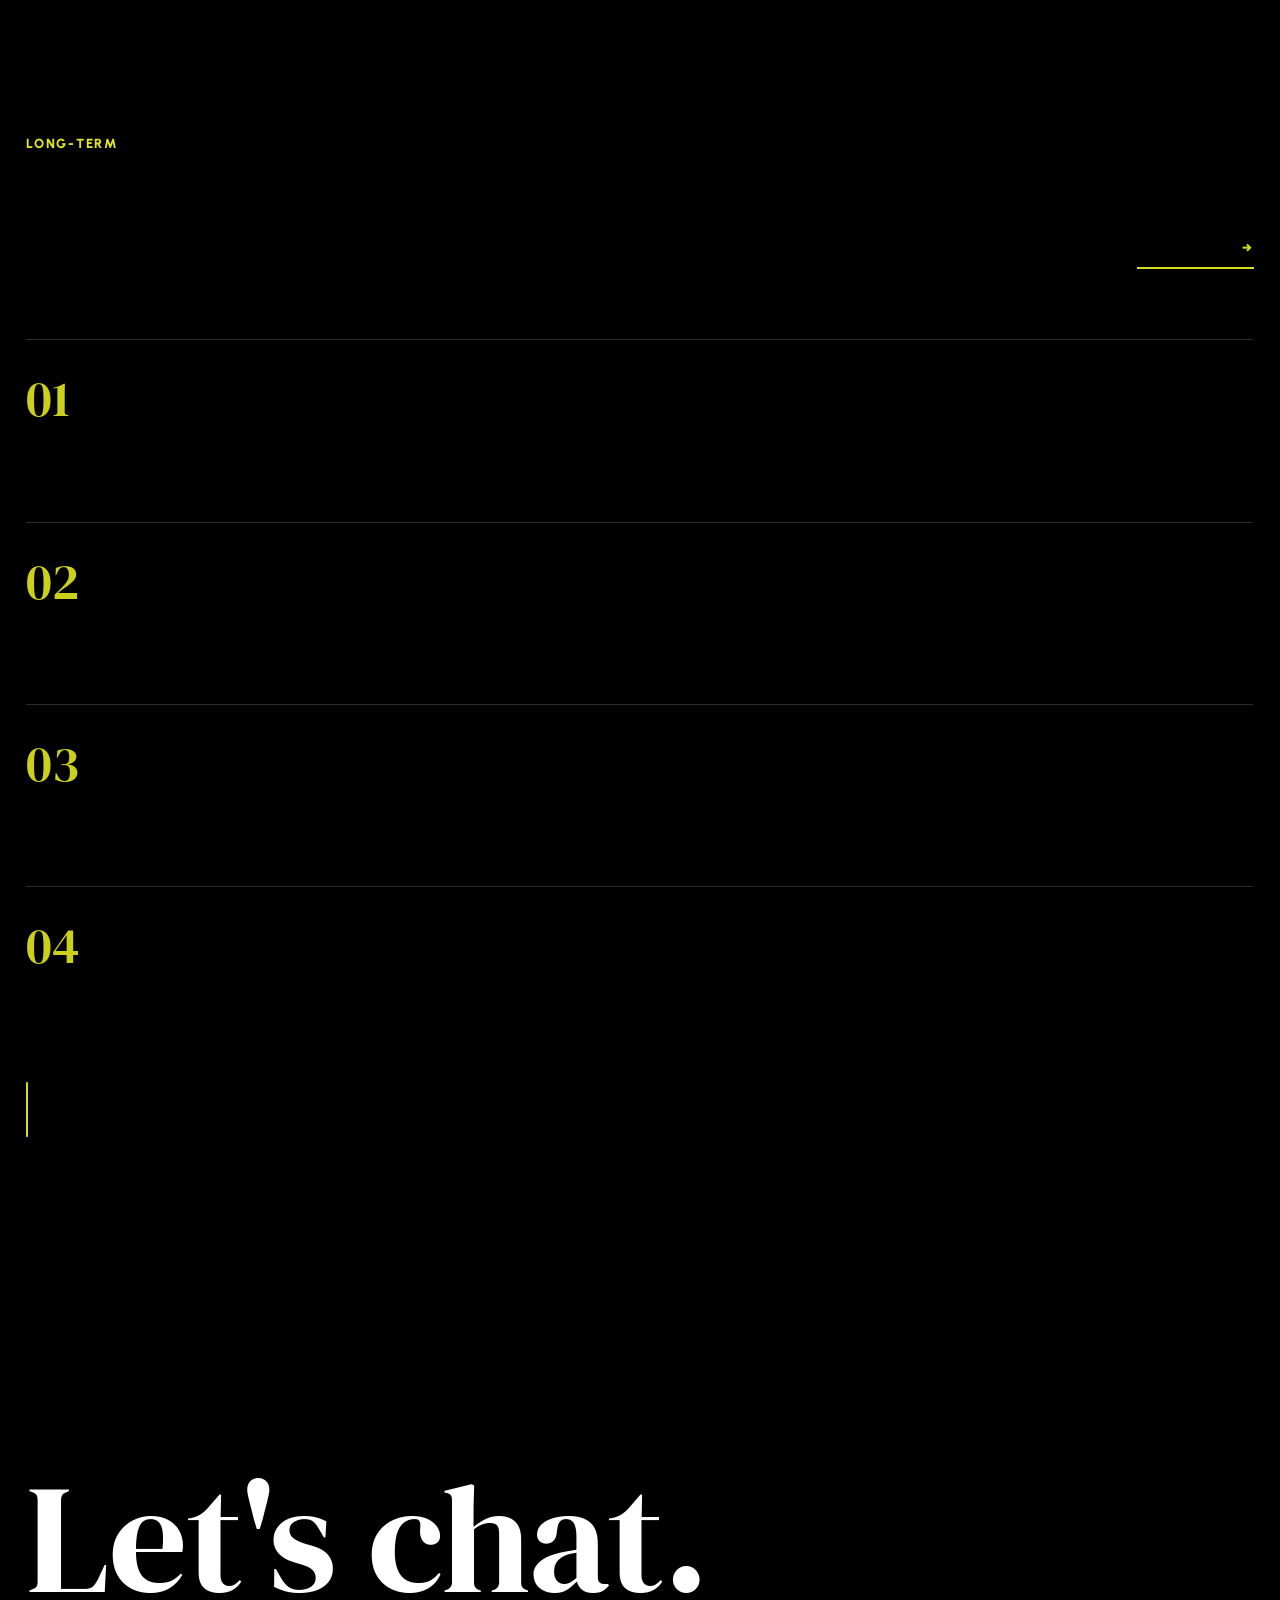
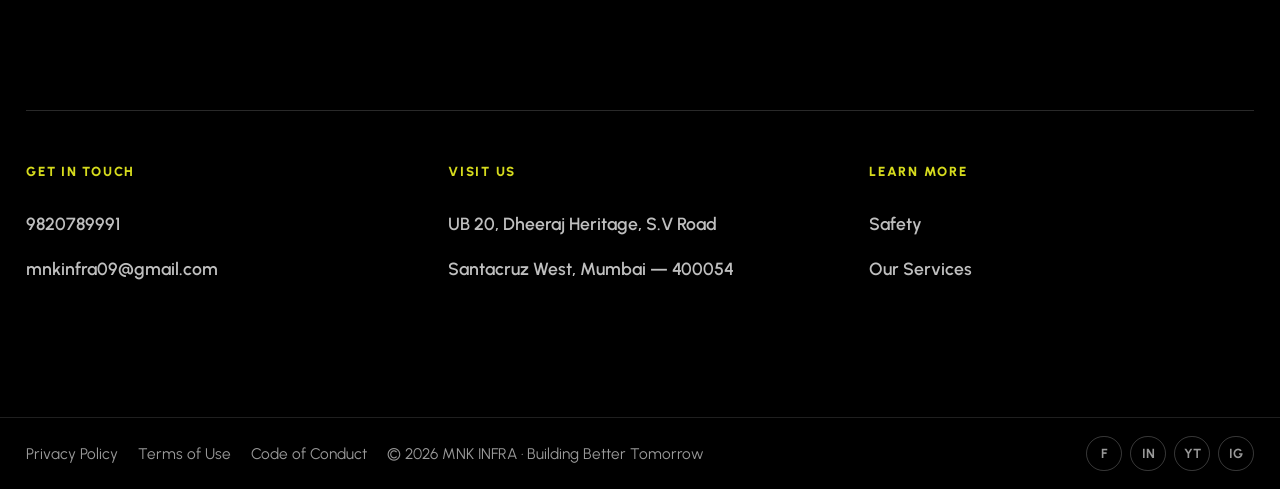
<file: vision.html>
<!DOCTYPE html>
<html lang="en">
<head>
  <meta charset="UTF-8">
  <meta name="viewport" content="width=device-width, initial-scale=1.0">
  <title>Vision — MNK INFRA</title>
  <meta name="description" content="The vision, mission, values and long-term objectives of MNK INFRA — to be a premier construction and engineering company in India, delivering world-class infrastructure with quality and commitment.">
  <link rel="icon" href="data:image/svg+xml,<svg xmlns='http://www.w3.org/2000/svg' viewBox='0 0 100 100'><rect width='100' height='100' rx='14' fill='%23000000'/><text x='50' y='70' font-size='56' font-family='Georgia' font-weight='bold' fill='%23d6db1d' text-anchor='middle'>M</text></svg>">
  <link rel="preconnect" href="https://fonts.googleapis.com">
  <link rel="preconnect" href="https://fonts.gstatic.com" crossorigin>
  <link href="https://fonts.googleapis.com/css2?family=DM+Serif+Display:ital@0;1&family=Urbanist:wght@400;500;600;700;800&display=swap" rel="stylesheet">
  <link rel="stylesheet" href="css/style.css">
  <link rel="stylesheet" href="css/pages.css">
  <noscript>
    <style>.reveal{opacity:1 !important;transform:none !important}</style>
  </noscript>
</head>
<body class="color-black">

  <!-- ===== Header (overlay over hero, solid on scroll) ===== -->
  <header class="siteheader" id="siteheader">
    <div class="navbar">
      <div class="container navbar__inner">
        <button class="header-search" type="button" aria-label="Search">
          <svg width="20" height="20" viewBox="0 0 24 24" fill="none" stroke="currentColor" stroke-width="2.2" stroke-linecap="round"><circle cx="11" cy="11" r="7"/><path d="M21 21l-4.35-4.35"/></svg>
        </button>
        <a class="brand" href="index.html" aria-label="MNK Infra home">
          <span class="brand__text"><span class="brand__mnk">MNK</span> <em>INFRA</em></span>
        </a>

        <nav class="nav" id="nav" aria-label="Main">
          <ul class="nav__list">
            <li class="nav__item nav__item--sub">
              <a href="services.html">Services <span class="chev">&#9662;</span></a>
              <div class="submenu">
                <div class="submenu__col">
                  <p class="submenu__title">Buildings</p>
                  <a href="service.html?s=commercial-buildings">Commercial Buildings</a>
                  <a href="service.html?s=residential-buildings">Residential Buildings</a>
                  <a href="service.html?s=multi-storey-buildings">Multi-Storey Buildings</a>
                  <a href="service.html?s=pre-engineered-structures">Pre-Engineered Structures</a>
                </div>
                <div class="submenu__col">
                  <p class="submenu__title">Civil &amp; Infrastructure</p>
                  <a href="service.html?s=road-construction">Road Construction</a>
                  <a href="service.html?s=earth-work-site-prep">Earth Work &amp; Site Prep</a>
                  <a href="service.html?s=waterproofing-insulation">Waterproofing &amp; Insulation</a>
                  <a href="service.html?s=hvac-plumbing-electrical">HVAC, Plumbing &amp; Electrical</a>
                </div>
              </div>
            </li>
            <li class="nav__item"><a href="projects.html">Projects</a></li>
            <li class="nav__item"><a href="about.html">About</a></li>
            <li class="nav__item"><a href="vision.html">Vision</a></li>
            <li class="nav__item"><a href="safety.html">Safety</a></li>
            <li class="nav__item"><a href="team.html">Our Team</a></li>
            <li class="nav__item"><a href="contact.html">Contact</a></li>
          </ul>
          <a class="btn btn--lime nav__mobile-cta" href="contact.html">Build With Us</a>
        </nav>

        <a class="btn btn--lime navbar__cta" href="contact.html">Build With Us</a>

        <button class="burger" id="burger" type="button" aria-label="Open menu" aria-expanded="false">
          <span></span><span></span><span></span>
        </button>
      </div>
      <div class="scrollbar" aria-hidden="true"><span id="scrollbarFill"></span></div>
      </div>
      <div class="nav-backdrop" id="navBackdrop" aria-hidden="true"></div>
  </header>

  <main id="top">

    <!-- ===== PAGE HERO ===== -->
    <section class="phero phero--vision" data-panel="black">
      <div class="phero__media" data-heromedia aria-hidden="true"></div>
      <div class="phero__overlay" aria-hidden="true"></div>
      <div class="container phero__inner">
        <p class="hero__tag reveal">Our Foundation</p>
        <h1 class="phero__title reveal" style="--d:.15s">Vision <em>&amp; Mission</em></h1>
        <p class="phero__lede reveal" style="--d:.3s">Creating with passion and innovation, world-class infrastructure to make human life comfortable.</p>
      </div>
    </section>

    <!-- ===== VISION — black ===== -->
    <section class="psec psec--giant panel" data-panel="black">
      <div class="giant" data-giant data-giant-speed="460" aria-hidden="true">Vision</div>

      <div class="container">
        <p class="eyebrow reveal">Our Vision</p>
        <h2 class="quoteblock quoteblock--wide reveal" style="--d:.1s">To be a premier <span class="lime">Construction &amp; Engineering</span> Company in India.</h2>
        <p class="quotefoot reveal" style="--d:.25s">We create with passion and innovation — building world-class infrastructure that makes human life more comfortable, and bringing together trained civil engineers who take on challenging projects at any location.</p>
      </div>
    </section>

    <!-- ===== MISSION — white ===== -->
    <section class="psec panel" data-panel="white">
      <div class="container split__grid">
        <div class="split__media reveal">
          <div class="frame"><img data-imgparallax src="images/our-mission.png" alt="Our mission" loading="lazy"></div>
        </div>
        <div class="split__body reveal" style="--d:.15s">
          <p class="eyebrow">Our Mission</p>
          <h2 class="ptitle ptitle--sm">Profitable growth through project management, quality &amp; commitment</h2>
          <p class="plede">Delivering high-quality civil engineering and construction services to the complete satisfaction of our clients, consultants, architects and engineers.</p>
          <ul class="ticklist">
            <li>High-quality civil engineering and construction services on every project.</li>
            <li>Growth driven by disciplined project management.</li>
            <li>Commitment to on-time delivery, as recorded across our work.</li>
            <li>Satisfaction of clients, consultants, architects and engineers.</li>
          </ul>
        </div>
      </div>
    </section>

    <!-- ===== VALUES — black ===== -->
    <section class="psec panel" data-panel="black">
      <div class="container">
        <div class="news__head">
          <div class="reveal">
            <p class="eyebrow">What We Stand For</p>
            <h2 class="ptitle">Our values</h2>
          </div>
          <a class="link-arrow reveal" style="--d:.15s" href="safety.html">Safety &amp; Quality <span>&rarr;</span></a>
        </div>

        <div class="vgrid" data-stagger>
          <div class="vcard reveal">
            <span class="vcard__num">01</span>
            <h3>Quality</h3>
            <p>High-quality civil engineering and construction services, delivered to the complete satisfaction of our clients and consultants.</p>
          </div>
          <div class="vcard reveal">
            <span class="vcard__num">02</span>
            <h3>Commitment</h3>
            <p>A commitment to the scope, schedule and requirements agreed with clients, architects and consultants — from start to handover.</p>
          </div>
          <div class="vcard reveal">
            <span class="vcard__num">03</span>
            <h3>On-Time Delivery</h3>
            <p>Project management skills with a successful track record of on-time deliveries, including complex industrial projects.</p>
          </div>
          <div class="vcard reveal">
            <span class="vcard__num">04</span>
            <h3>Safety</h3>
            <p>Safe contract practices and rigorous first-aid medical assistance and hygiene practices at every site.</p>
          </div>
          <div class="vcard reveal">
            <span class="vcard__num">05</span>
            <h3>Environment-Friendly Culture</h3>
            <p>An environment-friendly work culture with adequate resources and education provided for every worker.</p>
          </div>
          <div class="vcard reveal">
            <span class="vcard__num">06</span>
            <h3>Passion &amp; Innovation</h3>
            <p>Creating with passion and innovation — world-class infrastructure that makes human life more comfortable.</p>
          </div>
        </div>
      </div>
    </section>

    <!-- ===== OBJECTIVES — white ===== -->
    <section class="psec panel" data-panel="white">
      <div class="container">
        <div class="news__head">
          <div class="reveal">
            <p class="eyebrow">Long-Term</p>
            <h2 class="ptitle">Where we are heading</h2>
          </div>
          <a class="link-arrow reveal" style="--d:.15s" href="contact.html">Talk To Us <span>&rarr;</span></a>
        </div>

        <div class="steps" data-stagger>
          <div class="step reveal">
            <div>
              <h3>Become a premier Construction &amp; Engineering Company in India</h3>
              <p>Grow steadily from our base in Maharashtra towards national recognition for civil engineering and construction capability.</p>
            </div>
          </div>
          <div class="step reveal">
            <div>
              <h3>Keep delivering world-class infrastructure</h3>
              <p>Create with passion and innovation — infrastructure that makes human life more comfortable and stands the test of time.</p>
            </div>
          </div>
          <div class="step reveal">
            <div>
              <h3>Grow profitably through project management, quality and commitment</h3>
              <p>Expand the business on the strength of disciplined execution rather than shortcuts — quality first, schedule respected.</p>
            </div>
          </div>
          <div class="step reveal">
            <div>
              <h3>Protect people and the environment at every site</h3>
              <p>Maintain safe contract practices and an environment-friendly work culture, with education and resources for every worker.</p>
            </div>
          </div>
        </div>

        <p class="note reveal" style="margin-top: clamp(34px, 4vw, 48px);">Quantified targets, milestones and dates for these objectives can be added here once finalised by MNK INFRA management.</p>
      </div>
    </section>

    <!-- ===== CTA — black ===== -->
    <section class="cta panel" data-panel="black">
      <div class="container">
        <h2 class="cta__title reveal"><a href="contact.html">Let's chat.</a></h2>
        <div class="cta__cols" data-stagger>
          <div class="reveal">
            <p class="cta__label">Get In Touch</p>
            <a href="tel:+919820789991">9820789991</a>
            <a href="mailto:mnkinfra09@gmail.com">mnkinfra09@gmail.com</a>
          </div>
          <div class="reveal">
            <p class="cta__label">Visit Us</p>
            <a href="contact.html">UB 20, Dheeraj Heritage, S.V Road</a>
            <a href="contact.html">Santacruz West, Mumbai — 400054</a>
          </div>
          <div class="reveal">
            <p class="cta__label">Learn More</p>
            <a href="safety.html">Safety</a>
            <a href="services.html">Our Services</a>
          </div>
        </div>
      </div>
    </section>

  </main>

  <!-- ===== Footer ===== -->
  <footer class="footer">
    <div class="container footer__inner">
      <nav class="footer__links" aria-label="Footer">
        <a href="contact.html">Privacy Policy</a>
        <a href="contact.html">Terms of Use</a>
        <a href="contact.html">Code of Conduct</a>
        <span>&copy; 2026 MNK INFRA · Building Better Tomorrow</span>
      </nav>
      <div class="footer__social">
        <a href="contact.html" aria-label="Facebook">f</a>
        <a href="contact.html" aria-label="LinkedIn">in</a>
        <a href="contact.html" aria-label="YouTube">yt</a>
        <a href="contact.html" aria-label="Instagram">ig</a>
      </div>
    </div>
  </footer>

  <script src="js/main.js"></script>
</body>
</html>
</file>
<file: css/style.css>
/* ============ MNK Infra — HITT-clone theme (black / white / lime) ============ */
:root {
  --black: #000000;
  --white: #ffffff;
  --lime: #d6db1d;
  --lime-text: #e1e61e;
  --lime-hover: #cbd01c;
  --grey: #5b6670;
  --navy: #002855;
  --giant-grey: rgba(91, 102, 112, 0.28);
  --giant-dark: rgba(146, 157, 170, 0.3);

  --serif: "DM Serif Display", Georgia, serif;
  --sans: "Urbanist", system-ui, -apple-system, "Segoe UI", sans-serif;

  --container: 1140px;
  --ease: cubic-bezier(0.22, 1, 0.36, 1);
}

* { margin: 0; padding: 0; box-sizing: border-box; }
html { scroll-behavior: smooth; overflow-x: hidden; zoom: 1.1; }
body {
  font-family: var(--sans);
  font-size: 16px;
  line-height: 1.8;
  background-color: #000;
  color: #fff;
  -webkit-font-smoothing: antialiased;
  overflow-x: hidden;
  /* exact HITT mechanism: body color flips with scroll */
  transition: background-color 0.6s ease, color 0.6s ease;
}
body.color-white { background-color: #fff !important; color: #000; }
body.color-black { background-color: #000 !important; color: #fff; }
body.nav-open { overflow: hidden; }

img { max-width: 100%; display: block; }
a { color: inherit; text-decoration: none; }
button { font: inherit; cursor: pointer; border: 0; background: none; color: inherit; }
em { font-style: italic; }
.lime { color: var(--lime-text) !important; }

.container { width: min(var(--container), calc(100% - 48px)); margin-inline: auto; }

/* ================= buttons ================= */
.btn {
  display: inline-block;
  font-family: var(--sans);
  font-weight: 800;
  font-size: 13px;
  letter-spacing: 1.3px;
  text-transform: uppercase;
  padding: 15px 28px;
  border-radius: 2px;
  line-height: 1.4;
  transition: background-color 0.3s, color 0.3s, transform 0.3s var(--ease);
}
.btn--lime { background: var(--lime); color: #000; }
.btn--lime:hover { background: var(--lime-hover); }
.btn--w220 { width: 220px; text-align: center; padding-left: 15px; padding-right: 15px; }

.link-arrow {
  display: inline-flex;
  align-items: center;
  gap: 10px;
  font-weight: 800;
  font-size: 13px;
  letter-spacing: 1.3px;
  text-transform: uppercase;
  border-bottom: 2px solid var(--lime);
  padding-bottom: 5px;
  transition: gap 0.3s var(--ease), color 0.3s;
}
.link-arrow:hover { gap: 18px; color: var(--lime); }
.link-arrow span { color: var(--lime); }

.eyebrow {
  text-transform: uppercase;
  letter-spacing: 1.6px;
  font-size: 12px;
  font-weight: 800;
  color: var(--lime-text);
  margin-bottom: 14px;
}

/* ================= header ================= */
.siteheader {
  position: fixed;
  top: 0; left: 0; right: 0;
  z-index: 900;
  transition: background-color 0.3s ease, box-shadow 0.3s ease, color 0.3s ease, border-color 0.3s ease;
  color: #fff;
  border-bottom: 0;
}
.siteheader.is-solid {
  background: #fff;
  color: #000;
  box-shadow: 0 2px 10px rgba(0, 0, 0, 0.08);
  border-bottom: 0;
}

.topbar { border-bottom: 1px solid rgba(255, 255, 255, 0.16); transition: border-color 0.4s; }
.siteheader.is-solid .topbar { border-bottom-color: rgba(0, 0, 0, 0.08); }
.topbar__inner { display: flex; justify-content: space-between; align-items: center; min-height: 40px; gap: 20px; }
.topbar__interested {
  text-transform: uppercase;
  letter-spacing: 1.4px;
  font-size: 11px;
  font-weight: 800;
  color: var(--lime);
}
.topbar__interested .chev { font-size: 9px; margin-left: 5px; }
.topbar__links { display: flex; gap: 24px; }
.topbar__links a {
  text-transform: uppercase;
  letter-spacing: 1.1px;
  font-size: 11px;
  font-weight: 600;
  opacity: 0.85;
  transition: color 0.25s, opacity 0.25s;
}
.topbar__links a:hover { color: var(--lime); opacity: 1; }

.navbar { position: relative; border-bottom: 1px solid rgba(255, 255, 255, 0.35); transition: border-color 0.3s; }
.navbar__inner { display: flex; align-items: center; gap: 30px; min-height: 82px; transition: min-height 0.35s var(--ease); }
.nav { margin-left: auto; }
.burger { display: none; flex-direction: column; gap: 5px; padding: 8px; margin-left: auto; }
.siteheader.is-solid .navbar__inner { min-height: 66px; }

.brand {
  display: flex;
  align-items: center;
}
.brand__text {
  font-family: var(--serif);
  font-size: 1.9rem;
  letter-spacing: 1px;
  line-height: 1;
  color: #fff;
  white-space: nowrap;
  display: flex;
  align-items: center;
  gap: 0.24em;
}
.brand__mnk {
  color: #fff;
  transition: color 0.3s;
}
.siteheader.is-solid .brand__mnk {
  color: #000;
}
.brand__text em {
  color: var(--lime-text);
  font-style: normal;
}
.siteheader.is-solid .brand__text em { color: var(--lime-text) !important; }
.brand--footer .brand__text { color: #fff; }

.nav { margin-left: auto; }
.nav__list { display: flex; gap: 2px; list-style: none; }
.nav__item > a {
  display: block;
  padding: 10px 13px;
  font-size: 15px;
  font-weight: 600;
  color: currentColor;
  border-radius: 4px;
  white-space: nowrap;
  transition: color 0.25s;
}
.nav__item > a:hover,
.nav__item > a.is-active { color: var(--lime); }
.chev { font-size: 9px; opacity: 0.7; }

.nav__item--sub { position: relative; }
.submenu {
  position: absolute;
  top: calc(100% + 16px);
  left: 0;
  display: grid;
  grid-template-columns: repeat(2, minmax(175px, 1fr));
  gap: 28px;
  background: #fff;
  color: #000;
  border: 1px solid rgba(0, 0, 0, 0.08);
  border-radius: 4px;
  padding: 26px 30px;
  box-shadow: 0 30px 70px rgba(0, 0, 0, 0.22);
  opacity: 0;
  visibility: hidden;
  transform: translateY(14px);
  transition: opacity 0.3s, transform 0.35s var(--ease), visibility 0.3s;
}
.nav__item--sub:hover .submenu,
.nav__item--sub:focus-within .submenu { opacity: 1; visibility: visible; transform: translateY(0); }
.submenu::before { content: ""; position: absolute; top: -16px; left: 0; right: 0; height: 16px; }
.submenu__title {
  text-transform: uppercase;
  letter-spacing: 1.4px;
  font-size: 11px;
  font-weight: 800;
  color: var(--grey);
  margin-bottom: 10px;
}
.submenu__col a { display: block; padding: 6px 0; font-size: 14.5px; font-weight: 600; transition: color 0.2s, padding-left 0.2s; }
.submenu__col a:hover { color: var(--lime-hover); padding-left: 6px; }

.navbar__cta { flex-shrink: 0; opacity: 0; visibility: hidden; transition: opacity 0.35s, visibility 0.35s; }
.siteheader.is-solid .navbar__cta { opacity: 1; visibility: visible; }
.siteheader.is-solid .navbar { border-bottom-color: rgba(0, 0, 0, 0.12); }

.header-search { display: none; align-items: center; justify-content: center; width: 40px; height: 40px; color: #fff; padding: 0; flex-shrink: 0; }
.nav__mobile-cta { display: none; }

.burger { display: none; flex-direction: column; gap: 5px; padding: 8px; margin-left: auto; }
.burger span { width: 26px; height: 2.5px; background: currentColor; border-radius: 2px; transition: transform 0.3s, opacity 0.3s; }
.burger.is-open span:nth-child(1) { transform: translateY(7.5px) rotate(45deg); }
.burger.is-open span:nth-child(2) { opacity: 0; }
.burger.is-open span:nth-child(3) { transform: translateY(-7.5px) rotate(-45deg); }

.scrollbar { position: absolute; left: 0; right: 0; bottom: -2px; height: 2px; background: transparent; }
.scrollbar span { display: block; height: 100%; width: 0; background: var(--lime); transition: width 0.1s linear; }

/* ================= hero ================= */
.hero {
  position: relative;
  min-height: 100vh;
  display: flex;
  align-items: center;
  overflow: hidden;
  background: #000;
  padding: 150px 0 100px;
}
.hero__media {
  position: absolute;
  inset: -10% 0;
  /* video background — CSS image is fallback/poster area */
  background: url("https://picsum.photos/seed/mnkskyline/1920/1200") no-repeat center center;
  background-size: cover;
  will-change: transform;
}
.hero__video {
  position: absolute;
  inset: 0;
  width: 100%;
  height: 100%;
  object-fit: cover;
}
.hero__overlay {
  position: absolute;
  inset: 0;
  /* exact HITT gradient: video melts into pure black at bottom */
  background: linear-gradient(180deg, rgba(0, 0, 0, 0.3) 0%, #000000 100%);
}
.hero__inner { position: relative; z-index: 3; }

/* MNK INFRA stacked above title — M and B flush on same left edge */
.hero__stack {
  display: flex;
  flex-direction: column;
  align-items: flex-start;
  margin-bottom: clamp(28px, 3vw, 40px);
  padding-right: clamp(24px, 8vw, 120px);
}
.hero__tag {
  font-weight: 800;
  font-size: 13px;
  letter-spacing: 4px;
  text-transform: uppercase;
  color: var(--lime);
  line-height: 1;
  margin: 0 0 20px;
  padding: 0;
}
.hero__title {
  font-family: var(--serif);
  font-weight: 400;
  font-size: clamp(46px, 7.6vw, 104px);
  line-height: 1.06;
  color: #fff;
  margin: 0;
  padding: 0;
}
.hero__title em { font-family: var(--serif); }

/* rotating headline — always 2 lines, fade + slight rise */
.hero__rotator {
  display: grid;
}
.hero__line {
  grid-area: 1 / 1;
  opacity: 0;
  visibility: hidden;
  transform: translateY(28px);
  transition:
    opacity 0.7s ease,
    transform 0.7s var(--ease),
    visibility 0.7s;
  will-change: opacity, transform;
}
.hero__line.is-active {
  opacity: 1;
  visibility: visible;
  transform: translateY(0);
}

/* desktop only: lock all 3 headlines to same footprint as Building Better Tomorrow */
@media (min-width: 641px) {
  .hero__title {
    font-size: clamp(42px, 6vw, 78px);
    width: max-content;
    max-width: 100%;
  }
  .hero__line {
    white-space: nowrap;
  }
}

/* ================= giant parallax titles ================= */
.giant {
  position: absolute;
  top: 30px;
  left: 0;
  font-family: var(--serif);
  font-size: clamp(120px, 19vw, 280px);
  line-height: 1;
  letter-spacing: 11.2px;
  white-space: nowrap;
  color: var(--giant-dark);
  pointer-events: none;
  user-select: none;
  z-index: 0;
  will-change: transform;
}
.giant--light { color: var(--giant-grey); }

/* ================= intro (black) ================= */
.intro { position: relative; z-index: 2; padding: clamp(80px, 11vw, 150px) 0 clamp(40px, 5vw, 60px); }
.intro__grid {
  display: grid;
  grid-template-columns: 1.15fr 0.85fr;
  gap: clamp(40px, 6vw, 90px);
  align-items: end;
}
.intro__title {
  font-family: var(--serif);
  font-weight: 400;
  font-size: clamp(30px, 3.6vw, 46px);
  line-height: 1.32;
  letter-spacing: 1px;
  color: #fff;
}
.intro__copy p {
  color: rgba(255, 255, 255, 0.6);
  font-size: 16px;
  letter-spacing: 0.64px;
  line-height: 1.88;
}

/* ================= projects (black) ================= */
.projects {
  position: relative;
  z-index: 2;
  padding: clamp(60px, 8vw, 110px) 0 clamp(80px, 10vw, 140px);
  overflow: hidden;
}
.projects__head {
  position: relative;
  z-index: 5;
  display: flex;
  justify-content: space-between;
  align-items: center;
  gap: 24px;
  margin-bottom: clamp(40px, 5vw, 70px);
}
.filters { display: flex; align-items: center; gap: 22px; flex-wrap: wrap; }
.filters__label { font-size: 17px; font-weight: 600; color: #fff; }

.dropdown { position: relative; }
.dropdown__btn {
  display: flex;
  align-items: center;
  gap: 12px;
  font-size: 17px;
  font-weight: 600;
  color: #fff;
  padding: 8px 4px;
  border-bottom: 1px solid rgba(255, 255, 255, 0.3);
  transition: color 0.25s, border-color 0.25s;
}
.dropdown__btn:hover { color: var(--lime); border-color: var(--lime); }
.dropdown__btn svg { transition: transform 0.3s var(--ease); }
.dropdown.is-open .dropdown__btn svg { transform: rotate(180deg); }
.dropdown__menu {
  position: absolute;
  top: calc(100% + 12px);
  left: 0;
  min-width: 250px;
  background: #0a0a0a;
  border: 1px solid rgba(255, 255, 255, 0.16);
  border-radius: 4px;
  list-style: none;
  padding: 10px 0;
  max-height: 320px;
  overflow-y: auto;
  opacity: 0;
  visibility: hidden;
  transform: translateY(10px);
  transition: opacity 0.25s, transform 0.3s var(--ease), visibility 0.25s;
  z-index: 20;
}
.dropdown.is-open .dropdown__menu { opacity: 1; visibility: visible; transform: translateY(0); }
.dropdown__menu button {
  display: block;
  width: 100%;
  text-align: left;
  padding: 9px 22px;
  font-size: 14.5px;
  font-weight: 500;
  color: rgba(255, 255, 255, 0.8);
  transition: color 0.2s, background 0.2s, padding-left 0.2s;
}
.dropdown__menu button:hover { color: var(--lime); background: rgba(255, 255, 255, 0.05); padding-left: 28px; }

.slider-nav { display: flex; gap: 10px; }
.slider-nav__btn {
  width: 52px; height: 52px;
  border: 1.5px solid rgba(255, 255, 255, 0.35);
  border-radius: 50%;
  color: #fff;
  font-size: 18px;
  display: grid; place-items: center;
  transition: all 0.3s var(--ease);
}
.slider-nav__btn:hover { background: var(--lime); border-color: var(--lime); color: #000; transform: translateY(-3px); }

.p-slider {
  position: relative;
  z-index: 2;
  overflow-x: auto;
  overflow-y: hidden;
  padding-block: 90px;
  margin-block: -90px;
  scrollbar-width: none;
  -ms-overflow-style: none;
  cursor: grab;
  scroll-snap-type: x mandatory;
  padding-inline: max(24px, calc((100% - var(--container)) / 2));
}
.p-slider::-webkit-scrollbar { display: none; }
.p-slider.is-dragging { cursor: grabbing; scroll-snap-type: none; }
.p-slider.is-dragging a { pointer-events: none; }
.p-track { display: flex; gap: clamp(24px, 3vw, 44px); width: max-content; padding-right: 24px; }

.p-card {
  flex: 0 0 280px;
  scroll-snap-align: start;
  display: block;
  position: relative;
}
.p-card__frame {
  position: relative;
  width: 100%;
  aspect-ratio: 4 / 4.6;
  overflow: hidden;
  border-radius: 4px;
  background: #111;
  margin-bottom: 20px;
}
.p-card__frame img {
  position: absolute;
  left: 0; top: 0;
  width: 100%;
  height: 100%;
  object-fit: cover;
  filter: saturate(0.9);
  transition: filter 0.5s;
}
.p-card:hover .p-card__frame img { filter: saturate(1.05); }
.p-card__cat {
  text-transform: uppercase;
  letter-spacing: 1.3px;
  font-size: 12px;
  font-weight: 800;
  color: var(--lime);
  margin-bottom: 8px;
  white-space: nowrap;
  width: 100%;
}
.p-card__title {
  font-family: var(--serif);
  font-weight: 400;
  font-size: clamp(22px, 2vw, 28px);
  line-height: 1.25;
  color: #fff;
  white-space: nowrap;
  width: 100%;
  overflow: hidden;
  text-overflow: ellipsis;
  margin-bottom: 4px;
  transition: color 0.3s;
}
.p-card:hover .p-card__title { color: var(--lime-text); }
.p-card__loc {
  font-size: 14.5px;
  color: rgba(255, 255, 255, 0.5);
  white-space: nowrap;
  width: 100%;
  overflow: hidden;
  text-overflow: ellipsis;
}

.projects__foot { position: relative; z-index: 5; margin-top: clamp(40px, 5vw, 64px); }

/* ================= stats (theme-aware) ================= */
.stats { position: relative; z-index: 2; padding: clamp(80px, 11vw, 150px) 0; }
.stats__lead {
  font-size: clamp(17px, 1.7vw, 21px);
  line-height: 1.75;
  font-weight: 500;
  letter-spacing: 0.4px;
  opacity: 0.75;
  max-width: 68ch;
  margin-bottom: clamp(50px, 7vw, 90px);
}
.stats__grid { display: grid; grid-template-columns: repeat(4, 1fr); gap: clamp(28px, 3.5vw, 50px); }
.stat__num {
  font-family: var(--serif);
  font-size: clamp(64px, 6.5vw, 104px);
  line-height: 1;
  margin-bottom: 18px;
  white-space: nowrap;
}
.stat__label {
  text-transform: uppercase;
  letter-spacing: 1.3px;
  font-size: 13px;
  font-weight: 800;
  line-height: 1.5;
  margin-bottom: 12px;
}
.stat__desc { font-size: 15.5px; letter-spacing: 0.4px; opacity: 0.6; line-height: 1.8; }

/* ================= expertise (white) ================= */
.expertise {
  position: relative;
  z-index: 2;
  color: #000;
  padding: clamp(70px, 9vw, 130px) 0 clamp(90px, 12vw, 160px);
  overflow: hidden;
}
.expertise__giant { z-index: 1; top: clamp(40px, 7vw, 120px); font-size: clamp(150px, 19vw, 370px); color: rgba(160, 160, 160, 0.42); }
.expertise__grid {
  position: relative;
  display: flex;
  align-items: center;
  gap: clamp(30px, 3vw, 56px);
  width: min(1560px, calc(100% - 48px));
  /* no z-index here — children (content/giant/slider) must share
     the section stacking context so giant paints OVER the cards */
}
.expertise__content {
  position: relative;
  z-index: 4;
  flex: 0 0 min(560px, 30vw);
  text-align: left;
}
.expertise__content h2 {
  font-family: var(--serif);
  font-weight: 400;
  font-size: clamp(34px, 4.5vw, 88px);
  letter-spacing: 0;
  line-height: 1.15;
  margin-bottom: 24px;
  color: #000;
}
.expertise__content p {
  font-size: 18px;
  letter-spacing: 0.3px;
  line-height: 2;
  max-width: min(470px, 100%);
  color: rgba(0, 0, 0, 0.62);
}

.expertise__sliderwrap {
  position: relative;
  flex: 1;
  min-width: 0;
  margin-right: calc(50% - 50vw); /* cards bleed to right viewport edge */
}
.expertise__slider {
  position: relative;
  z-index: 2;
  overflow-x: auto;
  overflow-y: hidden;
  scrollbar-width: none;
  cursor: grab;
  scroll-behavior: smooth;
}
.expertise__slider::-webkit-scrollbar { display: none; }
.expertise__slider.is-dragging { cursor: grabbing; scroll-behavior: auto; }
.expertise__slider.is-dragging .e-card { pointer-events: none; }
.expertise__track {
  display: flex;
  gap: clamp(22px, 2.1vw, 40px);
  padding-right: max(90px, 10vw);
  width: max-content;
}
.e-card {
  position: relative;
  flex: 0 0 clamp(290px, 22.5vw, 435px);
  height: clamp(424px, 32.8vw, 635px);
  overflow: hidden;
  background-size: cover;
  background-position: center;
}
.e-card::before {
  content: "";
  position: absolute;
  inset: 0;
  background: rgba(0, 0, 0, 0);
  transition: background 0.45s;
}
.e-card::after {
  content: "";
  position: absolute;
  inset: 0;
  background: linear-gradient(180deg, rgba(0, 0, 0, 0) 42%, rgba(0, 0, 0, 0.55) 100%);
}
.e-card__in {
  position: absolute;
  inset: 0;
  z-index: 2;
  padding: 36px 40px;
  display: flex;
  flex-direction: column;
  justify-content: flex-end;
}
.e-card__in h4 {
  font-size: 13px;
  font-weight: 800;
  letter-spacing: 2.2px;
  text-transform: uppercase;
  color: #fff;
}
.e-card__in h3 {
  font-family: var(--serif);
  font-weight: 400;
  font-size: clamp(26px, 2.4vw, 42px);
  letter-spacing: 0.5px;
  color: #fff;
  margin-top: 6px;
  line-height: 1.15;
}
.e-card:hover::before { background: rgba(0, 0, 0, 0.12); }

/* expertise nav — lime circles pinned to card edges (reference layout) */
.e-nav__btn {
  position: absolute;
  top: 54%;
  transform: translateY(-50%);
  width: 64px; height: 64px;
  border: 0;
  border-radius: 50%;
  background: var(--lime);
  color: #000;
  font-size: 22px;
  line-height: 1;
  display: grid; place-items: center;
  z-index: 6;
  box-shadow: 0 10px 26px rgba(0, 0, 0, 0.18);
  transition: transform 0.3s var(--ease), background 0.3s;
}
.e-nav__btn--prev { left: -32px; }
.e-nav__btn--next { right: clamp(20px, 5vw, 96px); }
.e-nav__btn:hover { background: #e8ee2a; transform: translateY(-50%) scale(1.08); }

/* ================= experience (black) ================= */
.experience { position: relative; z-index: 2; padding: clamp(90px, 12vw, 170px) 0; color: #fff; }
.exp-line {
  font-family: var(--serif);
  font-size: clamp(34px, 5.6vw, 78px);
  line-height: 1.25;
  color: #fff;
}
.exp-line--right { text-align: right; }

.circle__grid {
  display: grid;
  grid-template-columns: auto 1fr;
  gap: clamp(40px, 6vw, 90px);
  align-items: center;
  margin-top: clamp(70px, 9vw, 130px);
}
.circle { position: relative; width: min(550px, 78vw); aspect-ratio: 1; }
.circle__img {
  position: absolute;
  inset: 8%;
  border-radius: 50%;
  background: url("../images/built-on-trust.jpg") no-repeat center center;
  background-size: cover;
}
.circle__svg { position: absolute; inset: 0; width: 100%; height: 100%; }
.arc { stroke-linecap: round; }
.circle__text p {
  font-size: 16.5px;
  letter-spacing: 0.5px;
  line-height: 1.88;
  color: rgba(255, 255, 255, 0.65);
  max-width: 48ch;
  margin-bottom: 32px;
}

/* ================= news (white) ================= */
.news { position: relative; z-index: 2; padding: clamp(80px, 11vw, 150px) 0; color: #000; }
.news__head {
  display: flex;
  justify-content: space-between;
  align-items: flex-end;
  gap: 24px;
  margin-bottom: clamp(40px, 5vw, 66px);
}
.news__title {
  font-family: var(--serif);
  font-weight: 400;
  font-size: clamp(32px, 4vw, 52px);
  line-height: 1.15;
  color: #000;
}
.news__title em { color: var(--lime-hover); }

.news__grid { display: grid; grid-template-columns: repeat(3, 1fr); gap: clamp(24px, 3vw, 40px); }
.n-card { display: flex; flex-direction: column; }
.n-card__frame {
  position: relative;
  aspect-ratio: 3 / 2;
  overflow: hidden;
  border-radius: 4px;
  background: #eee;
  margin-bottom: 22px;
}
.n-card__frame img {
  position: absolute;
  left: 0; top: -8%;
  width: 100%; height: 116%;
  object-fit: cover;
  transition: scale 0.8s var(--ease);
  will-change: transform;
}
.n-card:hover .n-card__frame img { scale: 1.06; }
.n-card__cat {
  text-transform: uppercase;
  letter-spacing: 1.3px;
  font-size: 12px;
  font-weight: 800;
  color: var(--lime-hover);
  margin-bottom: 12px;
}
.n-card h3 {
  font-family: var(--serif);
  font-weight: 400;
  font-size: clamp(20px, 1.8vw, 25px);
  line-height: 1.3;
  color: #000;
  margin-bottom: 12px;
  transition: color 0.3s;
}
.n-card:hover h3 { color: var(--lime-hover); }
.n-card__excerpt { font-size: 15px; letter-spacing: 0.3px; color: rgba(0, 0, 0, 0.6); line-height: 1.8; margin-bottom: 18px; }
.n-card__more {
  margin-top: auto;
  font-weight: 800;
  font-size: 13px;
  letter-spacing: 1.3px;
  text-transform: uppercase;
  color: #000;
  transition: color 0.25s;
}
.n-card:hover .n-card__more { color: var(--lime-hover); }

/* ================= CTA (black) ================= */
.cta { position: relative; z-index: 2; padding: clamp(90px, 12vw, 160px) 0 clamp(70px, 9vw, 120px); color: #fff; }
.cta__title {
  font-family: var(--serif);
  font-weight: 400;
  font-size: clamp(64px, 11vw, 150px);
  line-height: 1;
  letter-spacing: -1px;
  margin-bottom: clamp(50px, 7vw, 86px);
}
.cta__title a { transition: color 0.35s; }
.cta__title a:hover { color: var(--lime); }
.cta__cols {
  display: grid;
  grid-template-columns: repeat(3, 1fr);
  gap: 34px;
  border-top: 1px solid rgba(255, 255, 255, 0.16);
  padding-top: 44px;
}
.cta__label {
  text-transform: uppercase;
  letter-spacing: 1.6px;
  font-size: 12px;
  font-weight: 800;
  color: var(--lime);
  margin-bottom: 16px;
}
.cta__cols a {
  display: block;
  padding: 6px 0;
  font-weight: 600;
  color: rgba(255, 255, 255, 0.75);
  transition: color 0.25s, padding-left 0.25s;
}
.cta__cols a:hover { color: var(--lime); padding-left: 6px; }

/* ================= footer ================= */
.footer {
  position: relative;
  z-index: 2;
  background: #000;
  color: rgba(255, 255, 255, 0.6);
  padding: 16px 0;
  border-top: 1px solid rgba(255, 255, 255, 0.12);
}
.footer__inner { display: flex; align-items: center; justify-content: space-between; gap: 16px; flex-wrap: wrap; }
.footer__links { display: flex; gap: 18px; flex-wrap: wrap; align-items: center; font-size: 14px; line-height: 1.5; }
.footer__links a:hover { color: var(--lime); }
.footer__social { display: flex; gap: 8px; }
.footer__social a {
  width: 32px; height: 32px;
  display: grid; place-items: center;
  border: 1px solid rgba(255, 255, 255, 0.22);
  border-radius: 50%;
  font-size: 12px;
  font-weight: 700;
  text-transform: uppercase;
  transition: all 0.3s var(--ease);
}
.footer__social a:hover { background: var(--lime); border-color: var(--lime); color: #000; transform: translateY(-3px); }

/* ================= motion (HITT fl-fade-up / fade-left / fade-right) ================= */
.reveal {
  opacity: 0;
  transform: translateY(42px);
  transition: opacity 1s ease, transform 1s var(--ease);
  transition-delay: var(--d, 0s);
  will-change: opacity, transform;
}
.reveal.is-visible { opacity: 1; transform: translateY(0); }
.reveal[data-reveal="left"] { transform: translateX(-70px); }
.reveal[data-reveal="right"] { transform: translateX(70px); }
.reveal[data-reveal="left"].is-visible,
.reveal[data-reveal="right"].is-visible { transform: translateX(0); }

/* ================= responsive ================= */
@media (max-width: 1100px) {
  .stats__grid { grid-template-columns: repeat(2, 1fr); row-gap: 56px; }
  .expertise__content { flex-basis: min(400px, 32vw); }
}

/* compact header so brand + nav + CTA fit without wrapping (921–1180px) */
@media (max-width: 1180px) {
  .navbar__inner { gap: 20px; }
  .brand__text { font-size: 1.55rem; }
  .nav__item > a { padding: 10px 9px; font-size: 14.5px; }
  .navbar__cta { padding: 14px 22px; font-size: 13.5px; }
}

@media (max-width: 920px) {
  .topbar__links { display: none; }
  .navbar__cta { display: none; }
  .navbar { border-bottom: 1px solid rgba(255, 255, 255, 0.35); transition: border-color 0.4s; }
  .siteheader.is-solid .navbar { border-bottom-color: rgba(0, 0, 0, 0.12); }
  .filters { display: none; }
  .reveal[data-reveal="left"], .reveal[data-reveal="right"] { transform: translateY(50px); }
  .reveal[data-reveal="left"].is-visible, .reveal[data-reveal="right"].is-visible { transform: translateY(0); }
  .navbar__inner { gap: 0; justify-content: space-between; }
  .header-search { display: flex; color: #fff; }
  .siteheader.is-solid .header-search { color: #000; }
  .brand { position: absolute; left: 50%; transform: translateX(-50%); }
  .brand__text { font-size: 1.5rem; letter-spacing: 0.5px; }
  .burger { display: flex; position: relative; z-index: 1100; color: #fff; }
  .siteheader.is-solid .burger { color: #000; }
  .burger span { background: currentColor; }
  .nav {
    position: fixed;
    top: 0; right: 0;
    height: 100dvh;
    width: min(320px, 85vw);
    background: #fff;
    color: #000;
    padding: 88px 28px 40px;
    transform: translateX(100%);
    transition: transform 0.4s cubic-bezier(0.4, 0, 0.2, 1);
    overflow-y: auto;
    margin-left: 0;
    z-index: 1050;
    box-shadow: -8px 0 32px rgba(0, 0, 0, 0.18);
  }
  .nav.is-open { transform: translateX(0); }
  .nav__list { flex-direction: column; gap: 0; }
  .nav__item > a { padding: 13px 0; font-size: 16px; font-weight: 700; border-bottom: 1px solid rgba(0, 0, 0, 0.07); }
  .submenu {
    position: static;
    opacity: 1; visibility: visible; transform: none;
    box-shadow: none; border: 0; padding: 8px 0 12px;
    grid-template-columns: 1fr;
    gap: 10px;
    background: transparent;
  }
  .submenu__title { font-size: 10px; margin-bottom: 6px; }
  .submenu__col a { padding: 5px 0; font-size: 13.5px; font-weight: 500; color: #444; }
  .nav__mobile-cta { display: block; text-align: center; margin-top: 24px; }
  .nav-backdrop {
    position: fixed; inset: 0;
    background: rgba(0, 0, 0, 0.45);
    z-index: 1040;
    opacity: 0; pointer-events: none;
    transition: opacity 0.4s;
  }
  .nav-backdrop.is-open { opacity: 1; pointer-events: auto; }

  .intro__grid { grid-template-columns: 1fr; align-items: start; }
  .circle__grid { grid-template-columns: 1fr; justify-items: center; text-align: center; }
  .circle__text p { margin-inline: auto; }
  .news__grid { grid-template-columns: 1fr; max-width: 560px; }
  .cta__cols { grid-template-columns: 1fr; gap: 26px; }
  .exp-line--right { text-align: left; }

  .hero { padding-top: 170px; padding-bottom: 24vh; min-height: 100vh; align-items: flex-end; }
  .hero__media { background-attachment: scroll; }
  .expertise__grid { flex-direction: column; gap: 0; align-items: stretch; }
  .expertise__content { flex: auto; max-width: none; }
  .expertise__sliderwrap { margin-right: 0; }
  .expertise__nav { display: none; }
  .expertise__slider {
    overflow-x: auto;
    scrollbar-width: none;
    -ms-overflow-style: none;
    scroll-snap-type: x mandatory;
    margin-top: 32px;
    width: 100%;
  }
  .expertise__slider::-webkit-scrollbar { display: none; }
  .expertise__track { transform: none !important; padding-left: 0; gap: 20px; padding-right: 24px; }
  .e-card { flex-basis: min(300px, 74vw); height: 430px; scroll-snap-align: start; }
}

@media (max-width: 640px) {
  .container { width: calc(100% - 36px); }
  .stats__grid { grid-template-columns: 1fr; }
  .projects__head { flex-direction: column; align-items: flex-start; }
  .news__head { flex-direction: column; align-items: flex-start; }
  .giant { font-size: 92px; letter-spacing: 5px; top: 10px; }
  .p-card { flex-basis: 78vw; }
  .footer__inner { flex-direction: column; align-items: flex-start; }
}

/* ================= reduced motion ================= */
@media (prefers-reduced-motion: reduce) {
  html { scroll-behavior: auto; }
  .reveal { opacity: 1; transform: none; transition: none; }
  .hero__media { background-attachment: scroll; }
  .giant, .expertise__track { transform: none !important; }
  .p-card { transform: none !important; transition: none; }
  body { transition: none; }
}
</file>
<file: css/pages.css>
/* ============ MNK Infra — inner pages (reuses style.css design system) ============ */

/* ---------- shared panel colours ---------- */
[data-panel="black"] { color: #fff; }
[data-panel="white"] { color: #000; }
[id] { scroll-margin-top: 120px; }

/* ---------- page hero ---------- */
.phero {
  position: relative;
  z-index: 2;
  display: flex;
  align-items: flex-end;
  min-height: clamp(440px, 66vh, 660px);
  padding: 170px 0 clamp(60px, 8vw, 96px);
  overflow: hidden;
  background: #000;
}
.phero--short { min-height: clamp(380px, 52vh, 540px); }
.phero__media {
  position: absolute;
  inset: -8% 0;
  background-repeat: no-repeat;
  background-position: center;
  background-size: cover;
  will-change: transform;
}
.phero__overlay {
  position: absolute;
  inset: 0;
  background: linear-gradient(180deg, rgba(0, 0, 0, 0.35) 0%, #000000 100%);
}
.phero__inner { position: relative; z-index: 3; }
.phero__title {
  font-family: var(--serif);
  font-weight: 400;
  font-size: clamp(44px, 7vw, 96px);
  line-height: 1.06;
  color: #fff;
  margin: 0 0 24px;
}
.phero__title em { font-family: var(--serif); }
.phero__lede {
  max-width: 62ch;
  font-size: clamp(16px, 1.4vw, 19px);
  line-height: 1.85;
  letter-spacing: 0.4px;
  color: rgba(255, 255, 255, 0.66);
}

.phero--services .phero__media { background-image: url("../images/industrial.jpg"); }
.phero--projects .phero__media { background-image: url("../images/multistory.jpg"); }
.phero--about .phero__media { background-image: url("../images/commercial.jpg"); }
.phero--vision .phero__media { background-image: url("../images/our-vision.png"); }
.phero--safety .phero__media { background-image: url("../images/safety.jpg"); }
.phero--team .phero__media { background-image: url("../images/earthwork.jpg"); }
.phero--contact .phero__media { background-image: url("../images/residential.jpg"); }

/* ---------- generic sections ---------- */
.psec {
  position: relative;
  z-index: 2;
  padding: clamp(80px, 11vw, 150px) 0;
}
.psec--tight { padding: clamp(60px, 8vw, 110px) 0; }
.psec--giant { overflow: hidden; }
.psec--giant > .container { position: relative; z-index: 5; }

/* ---------- tick list ---------- */
.ticklist { list-style: none; display: grid; gap: 13px; margin-top: 24px; }
.ticklist li {
  position: relative;
  padding-left: 28px;
  font-size: 16px;
  line-height: 1.8;
  letter-spacing: 0.3px;
  opacity: 0.75;
}
.ticklist li::before {
  content: "";
  position: absolute;
  left: 0;
  top: 0.78em;
  width: 14px;
  height: 2px;
  background: var(--lime);
}

.ptitle {
  font-family: var(--serif);
  font-weight: 400;
  font-size: clamp(32px, 4.4vw, 58px);
  line-height: 1.18;
  letter-spacing: 0.5px;
  margin-bottom: 22px;
}
.ptitle--sm { font-size: clamp(26px, 3vw, 40px); }
.plede {
  font-size: clamp(16px, 1.5vw, 19px);
  line-height: 1.9;
  letter-spacing: 0.4px;
  max-width: 66ch;
  opacity: 0.72;
}
.plede + .plede { margin-top: 20px; }

/* ---------- image frame ---------- */
.frame {
  position: relative;
  aspect-ratio: 4 / 3;
  overflow: hidden;
  border-radius: 4px;
  background: #111;
}
.frame img {
  position: absolute;
  left: 0;
  top: -8%;
  width: 100%;
  height: 116%;
  object-fit: cover;
  transition: scale 0.8s var(--ease);
}
.frame:hover img { scale: 1.05; }
.frame--tall { aspect-ratio: 4 / 4.6; }

/* ---------- split layouts ---------- */
.split__grid {
  display: grid;
  grid-template-columns: 1fr 1fr;
  gap: clamp(36px, 6vw, 86px);
  align-items: center;
}
.split__grid--rev .split__media { order: 2; }
.split__body .eyebrow { margin-bottom: 16px; }

/* ---------- numbered service index ---------- */
.idx { border-top: 1px solid rgba(127, 127, 127, 0.35); }
.idx__group { margin-top: clamp(52px, 6vw, 84px); }
.idx__group:first-child { margin-top: 0; }
.idx__grouphead { margin-bottom: clamp(22px, 3vw, 34px); }
.idx__row {
  display: grid;
  grid-template-columns: 64px minmax(0, 1fr) minmax(0, 1.5fr) 46px;
  gap: 22px;
  align-items: start;
  padding: clamp(22px, 2.6vw, 34px) 0;
  border-bottom: 1px solid rgba(127, 127, 127, 0.35);
  transition: padding-left 0.35s var(--ease);
}
a.idx__row:hover { padding-left: 12px; }
.idx__num {
  font-family: var(--serif);
  font-size: 17px;
  color: var(--lime-hover);
  padding-top: 8px;
}
.idx__name {
  font-family: var(--serif);
  font-weight: 400;
  font-size: clamp(21px, 2.1vw, 29px);
  line-height: 1.3;
  transition: color 0.3s;
}
a.idx__row:hover .idx__name { color: var(--lime-hover); }
.idx__desc {
  font-size: 15.5px;
  line-height: 1.85;
  letter-spacing: 0.3px;
  opacity: 0.65;
  padding-top: 6px;
}
.idx__arrow {
  justify-self: end;
  color: var(--lime-hover);
  font-size: 20px;
  padding-top: 6px;
  transition: transform 0.3s var(--ease);
}
a.idx__row:hover .idx__arrow { transform: translateX(8px); }

/* ---------- image card grids (reuses .e-card) ---------- */
.imggrid {
  display: grid;
  grid-template-columns: repeat(3, 1fr);
  gap: clamp(20px, 2.4vw, 34px);
}
.imggrid .e-card {
  flex: none;
  width: 100%;
  height: clamp(300px, 26vw, 430px);
}

/* ---------- filter pills ---------- */
.pills { display: flex; flex-wrap: wrap; gap: 10px; }
.pill {
  padding: 11px 21px;
  border: 1.5px solid rgba(127, 127, 127, 0.55);
  border-radius: 100px;
  font-size: 12.5px;
  font-weight: 800;
  letter-spacing: 1.2px;
  text-transform: uppercase;
  color: inherit;
  transition: background 0.3s, border-color 0.3s, color 0.3s;
}
.pill:hover { border-color: var(--lime); color: var(--lime); }
.pill.is-active { background: var(--lime); border-color: var(--lime); color: #000; }

/* ---------- project grid ---------- */
.pgrid {
  display: grid;
  grid-template-columns: repeat(3, 1fr);
  gap: clamp(28px, 3vw, 46px);
}
.pgrid .p-card { flex: none; width: auto; transform: none !important; }
.pgrid .p-card.is-hidden { display: none; }

/* ---------- value cards ---------- */
.vgrid {
  display: grid;
  grid-template-columns: repeat(3, 1fr);
  gap: clamp(26px, 3.4vw, 46px);
}
.vcard { border-top: 2px solid var(--lime); padding-top: 24px; }
.vcard__num {
  font-family: var(--serif);
  font-size: 16px;
  color: var(--lime-hover);
  display: block;
  margin-bottom: 12px;
}
.vcard h3 {
  font-family: var(--serif);
  font-weight: 400;
  font-size: clamp(21px, 2vw, 27px);
  line-height: 1.3;
  margin-bottom: 12px;
}
.vcard p {
  font-size: 15.5px;
  line-height: 1.85;
  letter-spacing: 0.3px;
  opacity: 0.68;
}

/* ---------- big pull quote ---------- */
.quoteblock {
  font-family: var(--serif);
  font-weight: 400;
  font-size: clamp(30px, 4.4vw, 58px);
  line-height: 1.3;
  letter-spacing: 0.5px;
  max-width: 24ch;
}
.quoteblock--wide { max-width: 34ch; }
.quotefoot {
  margin-top: clamp(28px, 4vw, 44px);
  font-size: 15.5px;
  line-height: 1.85;
  opacity: 0.66;
  max-width: 62ch;
}

/* ---------- numbered steps ---------- */
.steps { counter-reset: step; display: grid; gap: clamp(22px, 3vw, 36px); }
.step {
  counter-increment: step;
  display: grid;
  grid-template-columns: 88px 1fr;
  gap: clamp(18px, 2.5vw, 34px);
  align-items: start;
  border-top: 1px solid rgba(127, 127, 127, 0.35);
  padding-top: clamp(20px, 2.6vw, 30px);
}
.step::before {
  content: "0" counter(step);
  font-family: var(--serif);
  font-size: clamp(34px, 3.6vw, 52px);
  line-height: 1;
  color: var(--lime-hover);
}
.step h3 {
  font-family: var(--serif);
  font-weight: 400;
  font-size: clamp(20px, 1.9vw, 26px);
  line-height: 1.3;
  margin-bottom: 10px;
}
.step p {
  font-size: 15.5px;
  line-height: 1.85;
  letter-spacing: 0.3px;
  opacity: 0.68;
  max-width: 62ch;
}

/* ---------- facts list ---------- */
.facts { border-top: 1px solid rgba(127, 127, 127, 0.35); }
.facts__row {
  display: grid;
  grid-template-columns: minmax(170px, 250px) 1fr;
  gap: 24px;
  padding: 19px 0;
  border-bottom: 1px solid rgba(127, 127, 127, 0.35);
}
.facts__k {
  text-transform: uppercase;
  letter-spacing: 1.4px;
  font-size: 11.5px;
  font-weight: 800;
  opacity: 0.55;
  padding-top: 5px;
}
.facts__v { font-size: 17px; font-weight: 600; letter-spacing: 0.2px; line-height: 1.7; }
.facts__v a { transition: color 0.25s; }
.facts__v a:hover { color: var(--lime-hover); }

/* ---------- pending-information note ---------- */
.note {
  font-size: 13.5px;
  line-height: 1.85;
  letter-spacing: 0.3px;
  opacity: 0.6;
  border-left: 2px solid var(--lime);
  padding-left: 16px;
  max-width: 84ch;
}
.note + .note { margin-top: 14px; }

/* ---------- team ---------- */
.teamgrid {
  display: grid;
  grid-template-columns: repeat(3, 1fr);
  gap: clamp(24px, 3vw, 42px);
}
.tcard { display: flex; flex-direction: column; }
.tcard__frame {
  position: relative;
  aspect-ratio: 4 / 4.4;
  overflow: hidden;
  border-radius: 4px;
  background:
    linear-gradient(160deg, rgba(214, 219, 29, 0.06), rgba(255, 255, 255, 0.02)),
    #101010;
  border: 1px dashed rgba(127, 127, 127, 0.45);
  display: grid;
  place-content: center;
  justify-items: center;
  gap: 14px;
  padding: 24px;
  text-align: center;
  margin-bottom: 20px;
}
.tcard__frame--photo { border: 0; background: #111; display: block; padding: 0; }
.tcard__frame img {
  position: absolute;
  inset: 0;
  width: 100%;
  height: 100%;
  object-fit: cover;
  object-position: center top;
}
.tcard__mono {
  font-family: var(--serif);
  font-size: clamp(52px, 5vw, 76px);
  line-height: 1;
  color: rgba(214, 219, 29, 0.85);
}
.tcard__pending {
  text-transform: uppercase;
  letter-spacing: 1.6px;
  font-size: 10.5px;
  font-weight: 800;
  color: rgba(255, 255, 255, 0.5);
}
.tcard__role {
  text-transform: uppercase;
  letter-spacing: 1.4px;
  font-size: 12px;
  font-weight: 800;
  color: var(--lime-hover);
  margin-bottom: 8px;
}
.tcard h3 {
  font-family: var(--serif);
  font-weight: 400;
  font-size: clamp(20px, 1.9vw, 26px);
  line-height: 1.3;
  margin-bottom: 8px;
}
.tcard p { font-size: 15px; line-height: 1.8; opacity: 0.65; }

.leadership {
  display: grid;
  grid-template-columns: minmax(240px, 360px) 1fr;
  gap: clamp(34px, 5vw, 72px);
  align-items: center;
}
.leadership .tcard__frame { margin-bottom: 0; }

/* ---------- contact ---------- */
.contactgrid {
  display: grid;
  grid-template-columns: 1.1fr 0.9fr;
  gap: clamp(40px, 6vw, 84px);
  align-items: start;
}

.form { display: grid; gap: 22px; }
.form__row { display: grid; grid-template-columns: 1fr 1fr; gap: 22px; }
.field { display: grid; gap: 8px; }
.field label {
  text-transform: uppercase;
  letter-spacing: 1.4px;
  font-size: 11.5px;
  font-weight: 800;
  opacity: 0.6;
}
.field input,
.field select,
.field textarea {
  width: 100%;
  font-family: var(--sans);
  font-size: 16px;
  line-height: 1.5;
  padding: 15px 18px;
  color: #fff;
  background: rgba(255, 255, 255, 0.04);
  border: 1px solid rgba(255, 255, 255, 0.22);
  border-radius: 3px;
  transition: border-color 0.25s, background 0.25s;
}
.field textarea { resize: vertical; min-height: 150px; }
.field select { appearance: none; cursor: pointer; }
.field select option { background: #0a0a0a; color: #fff; }
.field input:focus,
.field select:focus,
.field textarea:focus {
  outline: none;
  border-color: var(--lime);
  background: rgba(214, 219, 29, 0.05);
}
.field.is-error input,
.field.is-error select,
.field.is-error textarea { border-color: #ff6a5c; }
.field__err { font-size: 13px; letter-spacing: 0.2px; color: #ff8a7e; }
.field__err[hidden] { display: none; }

.form__foot {
  display: flex;
  align-items: center;
  gap: 22px;
  flex-wrap: wrap;
  margin-top: 4px;
}
.form__hint { font-size: 13.5px; opacity: 0.55; max-width: 44ch; line-height: 1.7; }
.form__status {
  border: 1px solid var(--lime);
  background: rgba(214, 219, 29, 0.08);
  color: var(--lime-text);
  font-size: 14.5px;
  font-weight: 600;
  letter-spacing: 0.3px;
  padding: 15px 20px;
  border-radius: 3px;
}
.form__status[hidden] { display: none; }

.infocard { border-top: 2px solid var(--lime); padding-top: 28px; }
.infoblock { padding: 20px 0; border-bottom: 1px solid rgba(127, 127, 127, 0.35); }
.infoblock:last-child { border-bottom: 0; }
.infoblock__label {
  text-transform: uppercase;
  letter-spacing: 1.5px;
  font-size: 11.5px;
  font-weight: 800;
  color: var(--lime);
  margin-bottom: 10px;
}
.infoblock a,
.infoblock p {
  display: block;
  font-size: 17px;
  font-weight: 600;
  line-height: 1.75;
  color: rgba(255, 255, 255, 0.82);
}
.infoblock a { transition: color 0.25s, padding-left 0.25s; }
.infoblock a:hover { color: var(--lime); padding-left: 6px; }
.infoblock .link-arrow { margin-top: 14px; color: #fff; }

/* ---------- cross-link band ---------- */
.xlinks {
  display: grid;
  grid-template-columns: repeat(3, 1fr);
  gap: clamp(24px, 3vw, 40px);
}

/* ---------- detail pages (project.html / service.html) ---------- */
.detail {
  display: grid;
  grid-template-columns: minmax(240px, 340px) minmax(0, 1fr);
  gap: clamp(36px, 5vw, 72px);
  align-items: start;
}
.detail__side { position: sticky; top: 120px; }
.detail__side .eyebrow { margin-bottom: 18px; }
.detail__body .frame--wide { aspect-ratio: 16 / 9; }
.detail__body .ptitle { margin-top: 14px; }

/* ---------- responsive ---------- */
@media (max-width: 1100px) {
  .imggrid, .pgrid, .vgrid, .teamgrid, .xlinks { grid-template-columns: repeat(2, 1fr); }
}

@media (max-width: 920px) {
  .phero { padding-top: 150px; }
  .split__grid { grid-template-columns: 1fr; align-items: start; }
  .split__grid--rev .split__media { order: 0; }
  .idx__row { grid-template-columns: 48px 1fr; gap: 8px 16px; }
  .idx__desc { grid-column: 2; padding-top: 0; }
  .idx__arrow { display: none; }
  .leadership { grid-template-columns: 1fr; }
  .leadership .tcard__frame { max-width: 340px; }
  .contactgrid { grid-template-columns: 1fr; }
  .facts__row { grid-template-columns: 1fr; gap: 6px; }
  .facts__k { padding-top: 0; }
  .step { grid-template-columns: 64px 1fr; }
  .detail { grid-template-columns: 1fr; }
  .detail__side { position: static; }
}

@media (max-width: 640px) {
  .imggrid, .pgrid, .vgrid, .teamgrid, .xlinks { grid-template-columns: 1fr; }
  .form__row { grid-template-columns: 1fr; }
  .phero { min-height: 60vh; padding: 140px 0 56px; }
}
</file>
